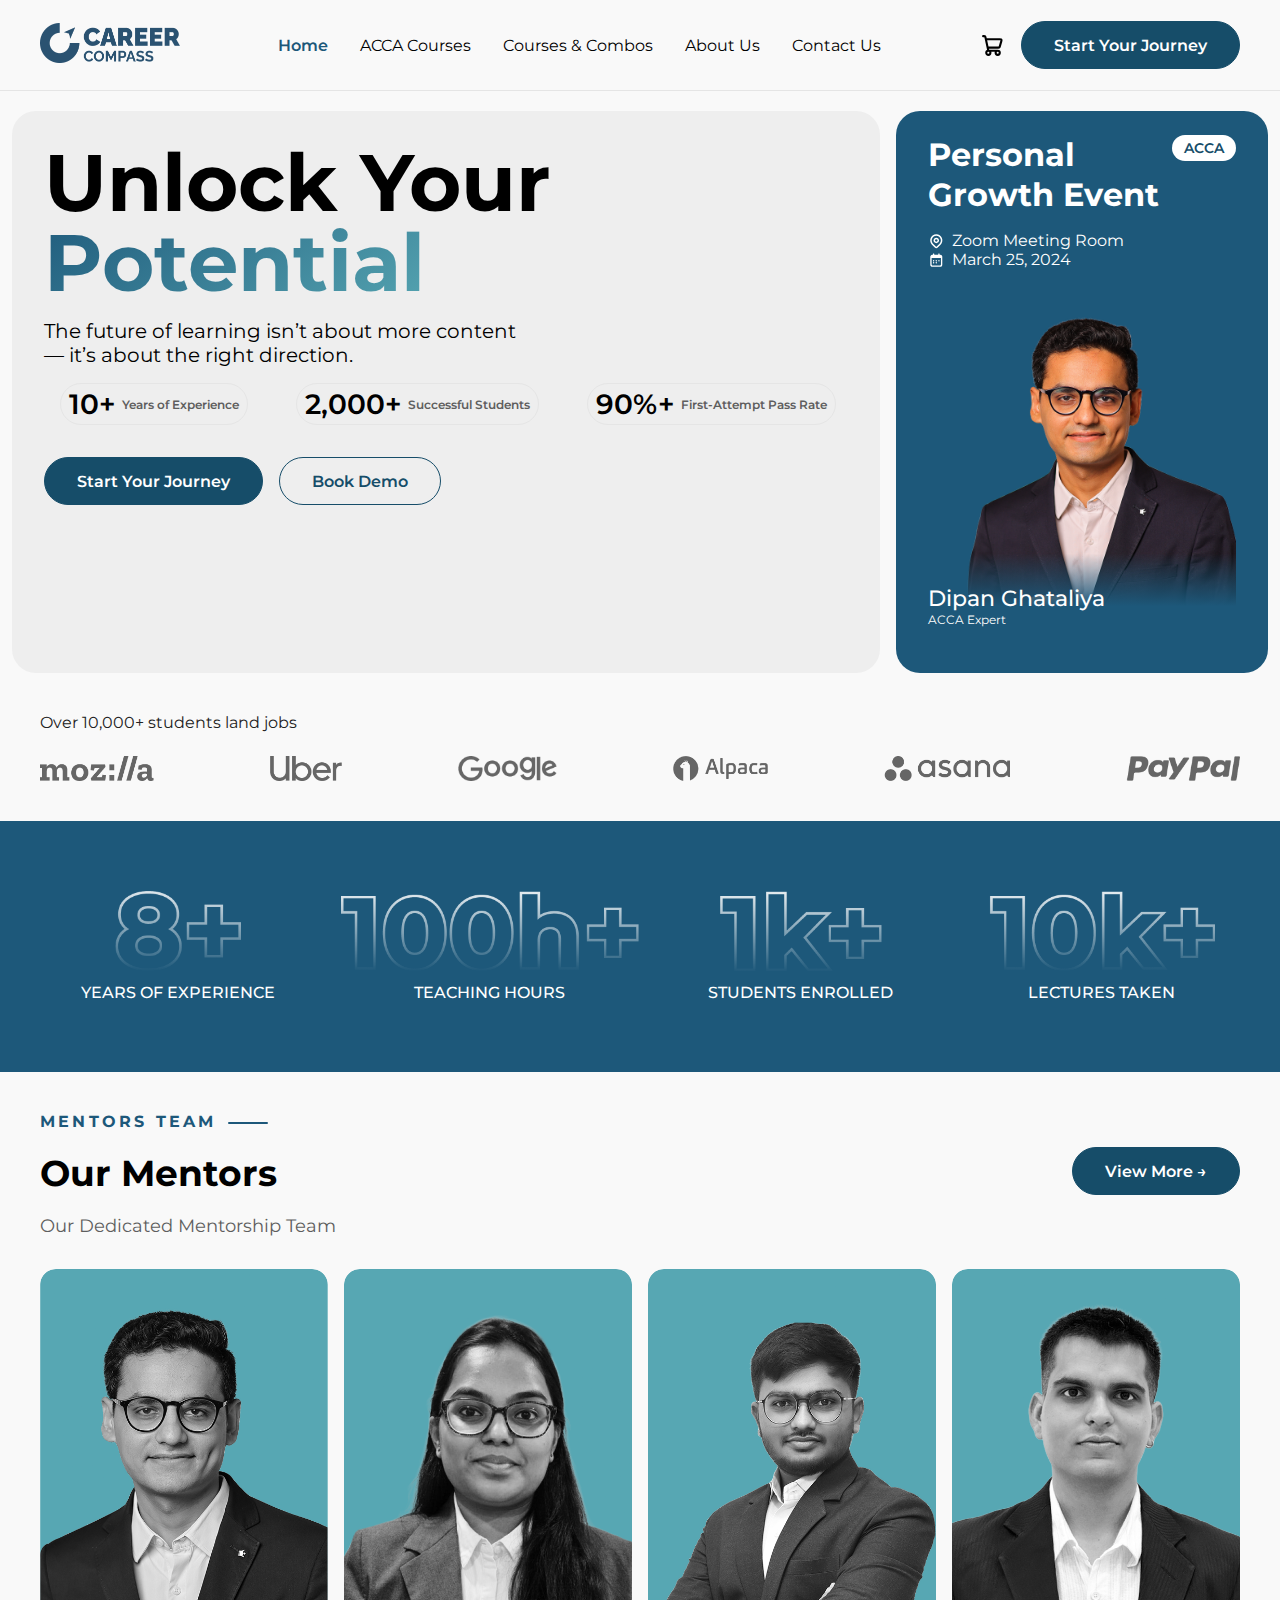
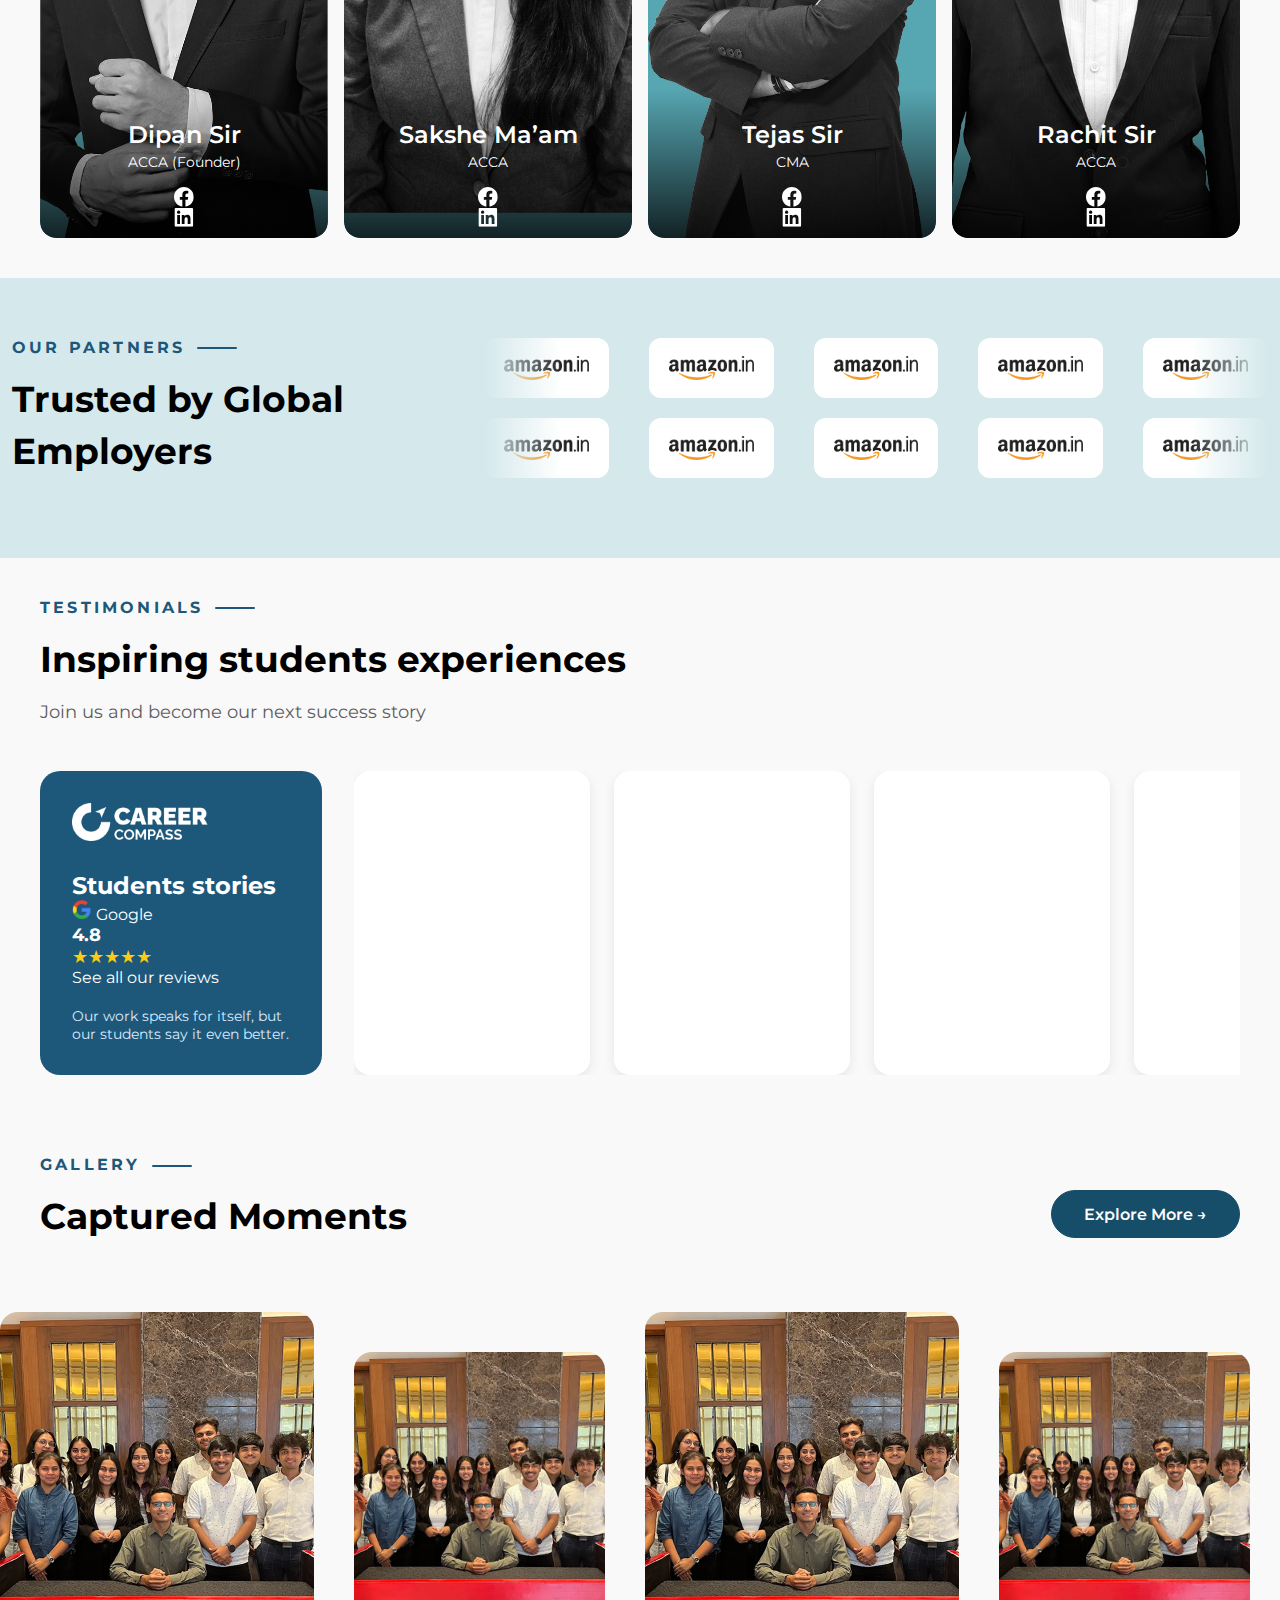
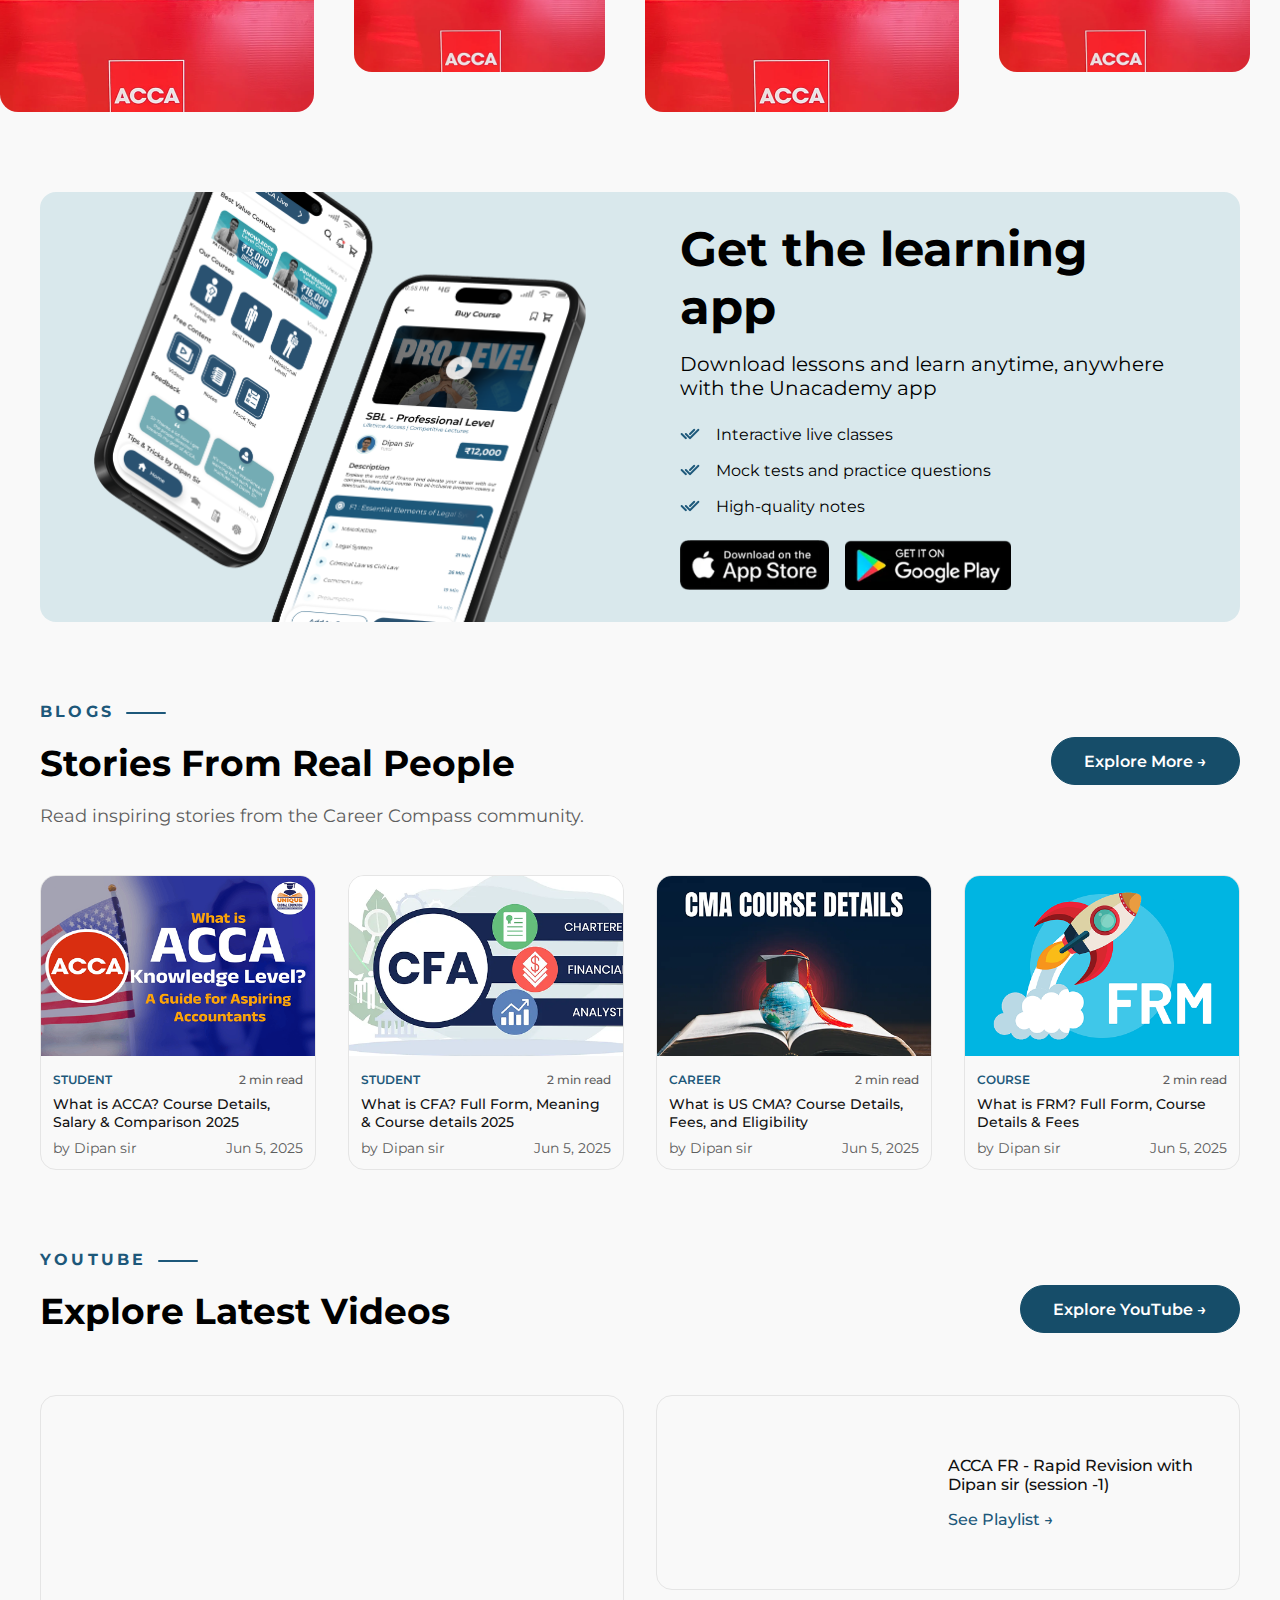
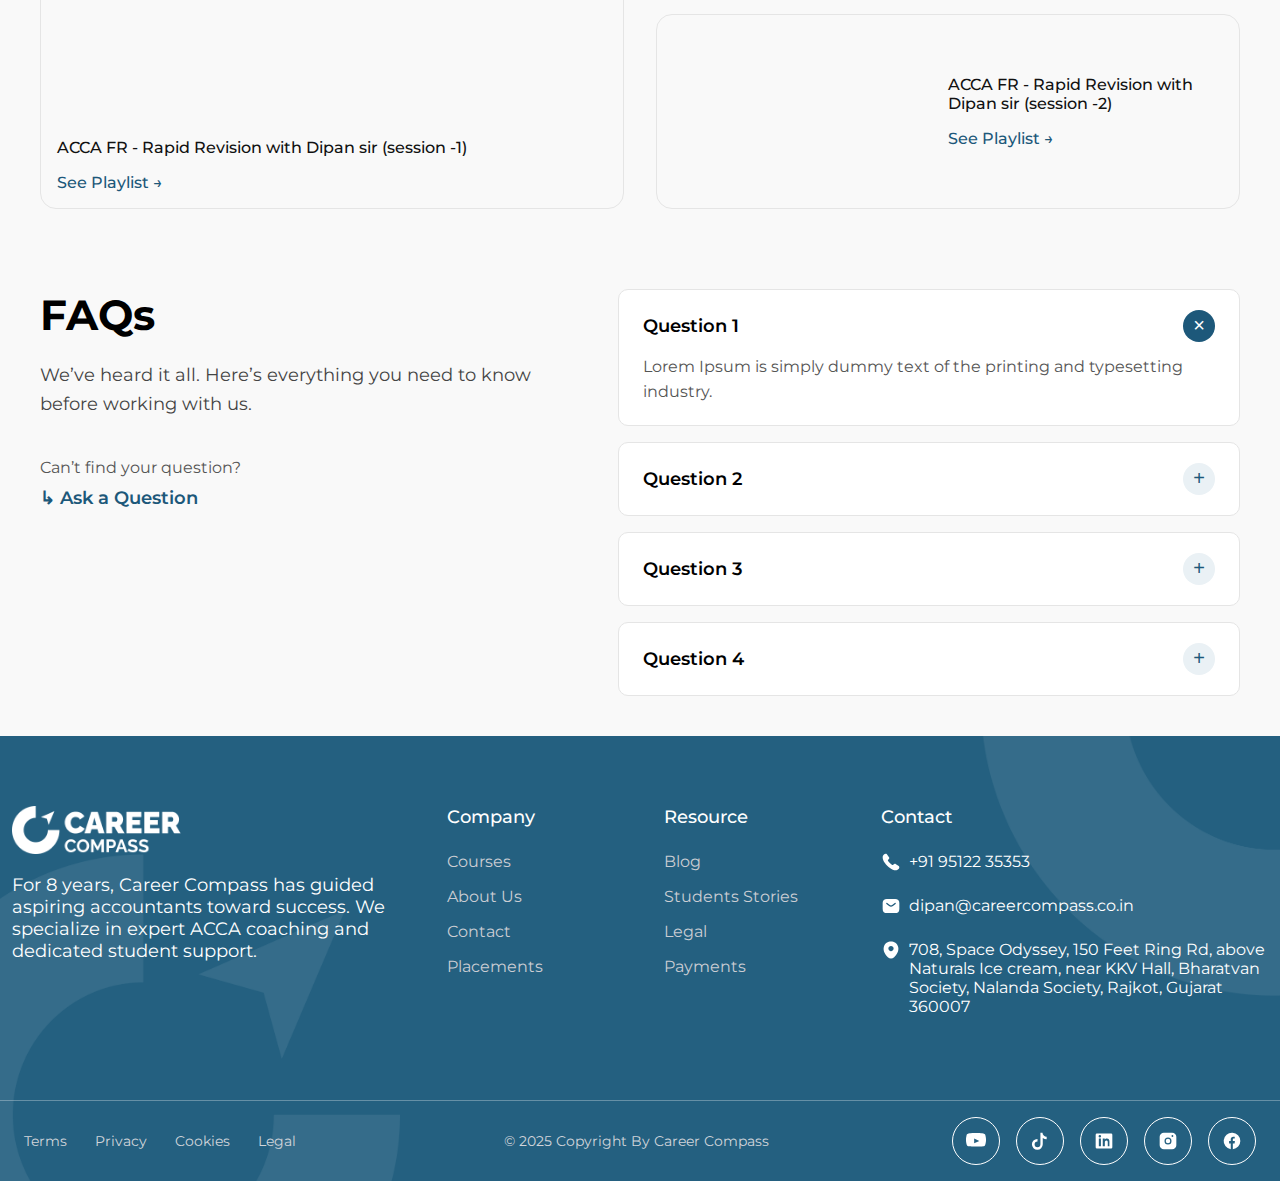
<file: index.html>
<!DOCTYPE html>
<html lang="en">
  <head>
    <meta charset="UTF-8" />
    <meta name="viewport" content="width=device-width, initial-scale=1.0" />
    <title>Career Compass</title>
    <link rel="icon" type="image/png" href="./assets/images/favicon.png" />

    <link rel="stylesheet" href="style.css" />

    <link rel="preconnect" href="https://fonts.googleapis.com" />
    <link rel="preconnect" href="https://fonts.gstatic.com" crossorigin />
    <link
      href="https://fonts.googleapis.com/css2?family=Montserrat:ital,wght@0,100..900;1,100..900&display=swap"
      rel="stylesheet"
    />
    <link
      rel="stylesheet"
      href="https://cdn.jsdelivr.net/npm/swiper@11/swiper-bundle.min.css"
    />
  </head>
  <body>
    <!-- Header -->
    <header class="header">
      <div class="header-container">
        <a href="index.html" title="Career Compass - Home">
          <img
            src="./assets/images/logo.png"
            alt="Career Compass Logo"
            class="logo"
          />
        </a>

        <nav id="navMenu" class="nav-menu" aria-label="Main Navigation">
          <a href="index.html" class="nav-link nav-link-active">Home</a>
          <a href="courses.html" class="nav-link">ACCA Courses</a>
          <a href="combos.html" class="nav-link">Courses & Combos</a>
          <a href="about.html" class="nav-link">About Us</a>
          <a href="contact.html" class="nav-link">Contact Us</a>
        </nav>

        <div class="header-right">
          <a href="cart.html" class="cart-icon">
            <svg
              width="25px"
              height="25px"
              viewBox="0 0 24 24"
              fill="none"
              xmlns="http://www.w3.org/2000/svg"
            >
              <path
                d="M17 17C15.8954 17 15 17.8954 15 19C15 20.1046 15.8954 21 17 21C18.1046 21 19 20.1046 19 19C19 17.8954 18.1046 17 17 17ZM17 17H9.29395C8.83288 17 8.60193 17 8.41211 16.918C8.24466 16.8456 8.09938 16.7291 7.99354 16.5805C7.8749 16.414 7.82719 16.1913 7.73274 15.7505L5.27148 4.26465C5.17484 3.81363 5.12587 3.58838 5.00586 3.41992C4.90002 3.27135 4.75477 3.15441 4.58732 3.08205C4.39746 3 4.16779 3 3.70653 3H3M6 6H18.8732C19.595 6 19.9555 6 20.1978 6.15036C20.41 6.28206 20.5653 6.48862 20.633 6.729C20.7104 7.00343 20.611 7.34996 20.411 8.04346L19.0264 12.8435C18.9068 13.2581 18.8469 13.465 18.7256 13.6189C18.6185 13.7547 18.4772 13.861 18.317 13.9263C18.1361 14 17.9211 14 17.4921 14H7.73047M8 21C6.89543 21 6 20.1046 6 19C6 17.8954 6.89543 17 8 17C9.10457 17 10 17.8954 10 19C10 20.1046 9.10457 21 8 21Z"
                stroke="#000000"
                stroke-width="2"
                stroke-linecap="round"
                stroke-linejoin="round"
              ></path>
            </svg>
          </a>

          <div class="auth-buttons">
            <a href="login.html" class="btn-primary">Start Your Journey</a>
          </div>

          <button id="menuToggle" class="menu-toggle" aria-label="Toggle Menu">
            <svg
              xmlns="http://www.w3.org/2000/svg"
              class="menu-icon"
              fill="none"
              viewBox="0 0 24 24"
              stroke="currentColor"
              stroke-width="2"
              stroke-linecap="round"
              stroke-linejoin="round"
            >
              <line x1="4" y1="6" x2="20" y2="6" />
              <line x1="4" y1="12" x2="20" y2="12" />
              <line x1="4" y1="18" x2="20" y2="18" />
            </svg>
          </button>
        </div>
      </div>

      <div id="mobileMenu" class="mobile-menu hidden">
        <a href="index.html" class="nav-link nav-link-active">Home</a>
        <a href="courses.html" class="nav-link">ACCA Courses</a>
        <a href="combos.html" class="nav-link">Courses & Combos</a>
        <a href="about.html" class="nav-link">About Us</a>
        <a href="contact.html" class="nav-link">Contact Us</a>
      </div>
    </header>

    <!-- Hero Section -->
    <section class="hero-section reveal delay-1">
      <div class="hero-left">
        <h1 class="section-heading-h1 text-reveal">
          Unlock Your <br /><span class="text-gradient">Potential</span>
        </h1>
        <div class="hero-subtitle">
          <p class="section-heading-h4 text-black text-reveal">
            The future of learning isn’t about more content
          </p>
          <p class="section-heading-h4 text-black text-reveal">
            — it’s about the right direction.
          </p>
        </div>

        <div class="hero-stats">
          <div class="stat-item flex-2">
            <p class="stat-number text-reveal">10+</p>
            <p class="stat-label text-reveal">Years of Experience</p>
          </div>
          <div class="stat-divider"></div>
          <div class="stat-item flex-2">
            <p class="stat-number text-reveal">2,000+</p>
            <p class="stat-label text-reveal">Successful Students</p>
          </div>
          <div class="stat-divider"></div>
          <div class="stat-item flex-1">
            <p class="stat-number text-reveal">90%+</p>
            <p class="stat-label text-reveal">First-Attempt Pass Rate</p>
          </div>
        </div>

        <div class="hero-buttons">
          <a href="login.html" class="btn-primary">Start Your Journey</a>

          <a href="start.html" class="btn-secondary">Book Demo</a>
        </div>
      </div>

      <div class="hero-right">
        <div class="hero-right-header">
          <h3 class="hero-right-title text-reveal">Personal<br />Growth Event</h3>
          <span class="hero-tag">ACCA</span>
        </div>

        <ul class="hero-list">
          <li class="hero-list-item">
            <svg class="hero-icon">
              <use href="./assets/images/svg/location.svg"></use>
            </svg>
            Zoom Meeting Room
          </li>
          <li class="hero-list-item">
            <svg class="hero-icon">
              <use href="./assets/images/svg/calendar.svg"></use>
            </svg>
            March 25, 2024
          </li>
        </ul>

        <div class="hero-image-container reveal delay-1">
          <img
            src="./assets/images/hero/tutor2.png"
            alt="Dipan Ghataliya"
            class="hero-image"
          />
          <div class="hero-image-overlay div-gradient">
            <p class="hero-name parallax text-reveal">Dipan Ghataliya</p>
            <p class="hero-role text-reveal">ACCA Expert</p>
          </div>
        </div>
      </div>
    </section>

    <!-- Company -->
    <section class="company-section reveal delay-2">
      <p class="company-title text-reveal">Over 10,000+ students land jobs</p>
      <div class="company-logos">
        <img
          src="./assets/images/company/mozilla.png"
          alt="mozilla"
          class="company-logo reveal delay-1"
        />
        <img
          src="./assets/images/company/uber.png"
          alt="uber"
          class="company-logo reveal delay-1"
        />
        <img
          src="./assets/images/company/google.png"
          alt="google"
          class="company-logo reveal delay-2"
        />
        <img
          src="./assets/images/company/alpaca.png"
          alt="alpaca"
          class="company-logo reveal delay-3"
        />
        <img
          src="./assets/images/company/asana.png"
          alt="asana"
          class="company-logo reveal delay-3"
        />
        <img
          src="./assets/images/company/paypal.png"
          alt="paypal"
          class="company-logo reveal delay-4"
        />
      </div>
    </section>

    <!-- Numbers -->
    <section class="numbers-section reveal delay-3">
      <div class="numbers-container">
        <div class="numbers-grid">
          <div class="numbers-item">
            <img src="./assets/images/numbers/8.png" class="numbers-icon" />
            <p class="numbers-text">Years of Experience</p>
          </div>
          <div class="numbers-item">
            <img src="./assets/images/numbers/100h.png" class="numbers-icon" />
            <p class="numbers-text">teaching hours</p>
          </div>
          <div class="numbers-item">
            <img src="./assets/images/numbers/1k.png" class="numbers-icon" />
            <p class="numbers-text">Students Enrolled</p>
          </div>
          <div class="numbers-item">
            <img src="./assets/images/numbers/10k.png" class="numbers-icon" />
            <p class="numbers-text">Lectures Taken</p>
          </div>
        </div>
      </div>
    </section>

    <!-- Mentors -->
    <section class="section-wrapper reveal delay-1">
      <div class="section-subtitle-wrapper">
        <h4 class="section-subtitle">Mentors Team</h4>
        <span class="subtitle-line"></span>
      </div>

      <div class="section-header">
        <div>
          <h2 class="section-title text-reveal">Our Mentors</h2>
          <p class="section-description text-reveal">
            Our Dedicated Mentorship Team
          </p>
        </div>
        <div>
          <a href="#" class="btn-primary">View More →</a>
        </div>
      </div>

      <div class="mentors-grid">
        <div class="mentor-card fade-up delay-1">
          <img src="./assets/images/mentor/dipan.png" alt="Dipan Ghataliya" />
          <div class="mentor-overlay">
            <div class="mentor-info">
              <p class="mentor-name text-reveal">Dipan Sir</p>
              <p class="mentor-role">ACCA (Founder)</p>
               <a href="index.html" class="mentor-icon">
                 <img src="./assets/images/svg/fb.svg"></img>
                <img src="./assets/images/svg/linkedin.svg"></img>
              </a>
            </div>
          </div>
        </div>

        <div class="mentor-card fade-up delay-2">
          <img src="./assets/images/mentor/sakshe.png" alt="Sakshe" />
          <div class="mentor-overlay">
            <div class="mentor-info">
              <p class="mentor-name text-reveal">Sakshe Ma’am</p>
              <p class="mentor-role">ACCA</p>
              <a href="index.html" class="mentor-icon">
                 <img src="./assets/images/svg/fb.svg"></img>
                <img src="./assets/images/svg/linkedin.svg"></img>
              </a>
            </div>
          </div>
        </div>

        <div class="mentor-card fade-up delay-3">
          <img src="./assets/images/mentor/tejas.png" alt="Harsh" />
          <div class="mentor-overlay">
            <div class="mentor-info">
              <p class="mentor-name text-reveal">Tejas Sir</p>
              <p class="mentor-role">CMA</p>
               <a href="index.html" class="mentor-icon">
                 <img src="./assets/images/svg/fb.svg"></img>
                <img src="./assets/images/svg/linkedin.svg"></img>
              </a>
            </div>
          </div>
        </div>

        <div class="mentor-card fade-up delay-4">
          <img src="./assets/images/mentor/rachit.png" alt="Rachit" />
          <div class="mentor-overlay">
            <div class="mentor-info">
              <p class="mentor-name text-reveal">Rachit Sir</p>
              <p class="mentor-role">ACCA</p>
              <a href="index.html" class="mentor-icon">
                 <img src="./assets/images/svg/fb.svg"></img>
                <img src="./assets/images/svg/linkedin.svg"></img>
              </a>
            </div>
          </div>
        </div>
      </div>
    </section>

    <!-- Partners -->
    <section class="partners-section reveal delay-4">
      <div class="partners-container">
        <div class="partners-left">
          <div class="section-subtitle-wrapper">
            <h4 class="section-subtitle text-reveal">OUR PARTNERS</h4>
            <span class="subtitle-line"></span>
          </div>
          <div class="section-header">
            <h2 class="section-title text-reveal">Trusted by Global Employers</h2>
          </div>
        </div>

        <div class="partners-right">
          <div class="marquee-wrapper">
            <div class="marquee marquee-left">
              <div class="marquee-track">
                <div class="marquee-partner-card">
                  <img src="./assets/images/partners/amazon.png" alt="Amazon" />
                </div>
                <div class="marquee-partner-card">
                  <img src="./assets/images/partners/amazon.png" alt="Amazon" />
                </div>
                <div class="marquee-partner-card">
                  <img src="./assets/images/partners/amazon.png" alt="Amazon" />
                </div>
                <div class="marquee-partner-card">
                  <img src="./assets/images/partners/amazon.png" alt="Amazon" />
                </div>
                <div class="marquee-partner-card">
                  <img src="./assets/images/partners/amazon.png" alt="Amazon" />
                </div>
              </div>
            </div>

            <div class="marquee marquee-right">
              <div class="marquee-track">
                <div class="marquee-partner-card">
                  <img src="./assets/images/partners/amazon.png" alt="Amazon" />
                </div>
                <div class="marquee-partner-card">
                  <img src="./assets/images/partners/amazon.png" alt="Amazon" />
                </div>
                <div class="marquee-partner-card">
                  <img src="./assets/images/partners/amazon.png" alt="Amazon" />
                </div>
                <div class="marquee-partner-card">
                  <img src="./assets/images/partners/amazon.png" alt="Amazon" />
                </div>
                <div class="marquee-partner-card">
                  <img src="./assets/images/partners/amazon.png" alt="Amazon" />
                </div>
              </div>
            </div>
          </div>
        </div>
      </div>
    </section>

    <!-- Testimonials -->
    <section class="section-wrapper reveal delay-4">
      <div class="section-subtitle-wrapper">
        <h4 class="section-subtitle text-reveal">TESTIMONIALS</h4>
        <span class="subtitle-line"></span>
      </div>

      <div class="section-header">
        <div>
          <h2 class="section-title text-reveal">Inspiring students experiences</h2>
          <p class="section-description text-reveal">
            Join us and become our next success story
          </p>
        </div>
      </div>

      <div class="testimonial-wrapper">
        <div class="info-card">
          <div class="info-content">
            <img
              src="./assets/images/logo-white.png"
              alt="Career Compass"
              class="career-logo"
            />
            <h3 class="text-reveal">Students stories</h3>
            <div>
              <div>
                <img
                  src="./assets/images/google.png"
                  alt="Google"
                  class="google-icon"
                />
                <span>Google</span>
              </div>
              <div>
                <span class="score">4.8</span>
                <span class="stars">★★★★★</span>
              </div>
              <div>
                <p>See all our reviews</p>
              </div>
            </div>
            <div>
              <p class="info-text text-reveal">
                Our work speaks for itself, but our students say it even better.
              </p>
            </div>
          </div>
        </div>

        <!-- Swiper Carousel -->
        <div class="swiper mySwiper">
          <div class="swiper-wrapper">
            <div class="swiper-slide">
              <div class="testimonial-card">
                <iframe
                  class="youtube-iframe"
                  src="https://www.youtube.com/embed/neZwUtlSZZ4?autoplay=0&mute=0&modestbranding=1&rel=0"
                  title="YouTube Shorts"
                  frameborder="0"
                  allow="accelerometer; autoplay; clipboard-write; encrypted-media; gyroscope; picture-in-picture"
                  allowfullscreen
                ></iframe>
              </div>
            </div>
            <div class="swiper-slide">
              <div class="testimonial-card">
                <iframe
                  class="youtube-iframe"
                  src="https://www.youtube.com/embed/neZwUtlSZZ4?autoplay=0&mute=0&modestbranding=1&rel=0"
                  title="YouTube Shorts"
                  frameborder="0"
                  allow="accelerometer; autoplay; clipboard-write; encrypted-media; gyroscope; picture-in-picture"
                  allowfullscreen
                ></iframe>
              </div>
            </div>
            <div class="swiper-slide">
              <div class="testimonial-card">
                <iframe
                  class="youtube-iframe"
                  src="https://www.youtube.com/embed/neZwUtlSZZ4?autoplay=0&mute=0&modestbranding=1&rel=0"
                  title="YouTube Shorts"
                  frameborder="0"
                  allow="accelerometer; autoplay; clipboard-write; encrypted-media; gyroscope; picture-in-picture"
                  allowfullscreen
                ></iframe>
              </div>
            </div>
            <div class="swiper-slide">
              <div class="testimonial-card">
                <iframe
                  class="youtube-iframe"
                  src="https://www.youtube.com/embed/neZwUtlSZZ4?autoplay=0&mute=0&modestbranding=1&rel=0"
                  title="YouTube Shorts"
                  frameborder="0"
                  allow="accelerometer; autoplay; clipboard-write; encrypted-media; gyroscope; picture-in-picture"
                  allowfullscreen
                ></iframe>
              </div>
            </div>
          </div>
        </div>
      </div>
    </section>

    <!-- Gallery -->
    <section class="reveal delay-4">
      <div class="section-wrapper">
        <div class="section-subtitle-wrapper">
          <h4 class="section-subtitle text-reveal">GALLERY</h4>
          <span class="subtitle-line"></span>
        </div>

        <div class="section-header">
          <div>
            <h2 class="section-title text-reveal">Captured Moments</h2>
          </div>
          <div>
            <a href="#" class="btn-primary">Explore More →</a>
          </div>
        </div>
      </div>

      <div class="gallery-slider">
        <div class="slider-track">
          <div class="slide large">
            <img src="./assets/images/gallery/image1.png" alt="" />
          </div>

          <div class="slide small">
            <img src="./assets/images/gallery/image1.png" alt="" />
          </div>

          <div class="slide large">
            <img src="./assets/images/gallery/image1.png" alt="" />
          </div>

          <div class="slide small">
            <img src="./assets/images/gallery/image1.png" alt="" />
          </div>

          <div class="slide large">
            <img src="./assets/images/gallery/image1.png" alt="" />
          </div>

          <div class="slide small">
            <img src="./assets/images/gallery/image1.png" alt="" />
          </div>

          <div class="slide large">
            <img src="./assets/images/gallery/image1.png" alt="" />
          </div>

          <div class="slide small">
            <img src="./assets/images/gallery/image1.png" alt="" />
          </div>

          <div class="slide large">
            <img src="./assets/images/gallery/image1.png" alt="" />
          </div>

          <div class="slide small">
            <img src="./assets/images/gallery/image1.png" alt="" />
          </div>

          <div class="slide large">
            <img src="./assets/images/gallery/image1.png" alt="" />
          </div>

          <div class="slide small">
            <img src="./assets/images/gallery/image1.png" alt="" />
          </div>

          <div class="slide large">
            <img src="./assets/images/gallery/image1.png" alt="" />
          </div>

          <div class="slide small">
            <img src="./assets/images/gallery/image1.png" alt="" />
          </div>

          <div class="slide large">
            <img src="./assets/images/gallery/image1.png" alt="" />
          </div>

          <div class="slide small">
            <img src="./assets/images/gallery/image1.png" alt="" />
          </div>
        </div>
      </div>
    </section>

    <!-- Mobile App -->
    <section class="section-wrapper reveal delay-4">
      <div class="app-section">
        <div class="app-image">
          <img src="./assets/images/app/app.png" alt="Unacademy app preview" />
        </div>

        <div class="app-content">
          <h2>Get the learning app</h2>
          <p class="text-reveal">
            Download lessons and learn anytime, anywhere with the Unacademy app
          </p>

          <ul class="app-features">
            <li>
              <img
                src="./assets/images/list.png"
                alt="Download on App Store"
                class="list-icon"
              />
              Interactive live classes
            </li>
            <li>
              <img
                src="./assets/images/list.png"
                alt="Download on App Store"
                class="list-icon"
              />Mock tests and practice questions
            </li>
            <li>
              <img
                src="./assets/images/list.png"
                alt="Download on App Store"
                class="list-icon"
              />High-quality notes
            </li>
          </ul>

          <div class="app-buttons">
            <a href="#" class="store-btn">
              <img
                src="./assets/images/app/app_store.png"
                alt="Download on App Store"
              />
            </a>
            <a href="#" class="store-btn">
              <img
                src="./assets/images/app/play_store.png"
                alt="Get it on Google Play"
              />
            </a>
          </div>
        </div>
      </div>
    </section>

    <!-- Blogs -->
    <section class="section-wrapper reveal delay-2">
      <div class="section-subtitle-wrapper">
        <h4 class="section-subtitle text-reveal">BLOGS</h4>
        <span class="subtitle-line"></span>
      </div>

      <div class="section-header">
        <div>
          <h2 class="section-title text-reveal">Stories From Real People</h2>
          <p class="section-description text-reveal">
            Read inspiring stories from the Career Compass community.
          </p>
        </div>
        <div>
          <a href="#" class="btn-primary">Explore More →</a>
        </div>
      </div>

      <div class="blog-grid">
        <div class="blog-card">
          <img src="./assets/images/blog/blog1.png" class="blog-image" />
          <div class="blog-content">
            <div class="blog-meta">
              <p class="blog-category text-reveal">STUDENT</p>
              <p class="blog-time text-reveal">2 min read</p>
            </div>
            <p class="blog-text text-reveal">
              What is ACCA? Course Details, Salary & Comparison 2025
            </p>
            <div class="blog-footer">
              <p class="blog-author text-reveal">by Dipan sir</p>
              <p class="blog-date">Jun 5, 2025</p>
            </div>
          </div>
        </div>

        <div class="blog-card">
          <img src="./assets/images/blog/blog2.png" class="blog-image" />
          <div class="blog-content">
            <div class="blog-meta">
              <p class="blog-category">STUDENT</p>
              <p class="blog-time">2 min read</p>
            </div>
            <p class="blog-text text-reveal">
              What is CFA? Full Form, Meaning & Course details 2025
            </p>
            <div class="blog-footer text-reveal">
              <p class="blog-author">by Dipan sir</p>
              <p class="blog-date">Jun 5, 2025</p>
            </div>
          </div>
        </div>

        <div class="blog-card">
          <img src="./assets/images/blog/blog3.png" class="blog-image" />
          <div class="blog-content">
            <div class="blog-meta">
              <p class="blog-category text-reveal">Career</p>
              <p class="blog-time text-reveal">2 min read</p>
            </div>
            <p class="blog-text text-reveal">
              What is US CMA? Course Details, Fees, and Eligibility
            </p>
            <div class="blog-footer">
              <p class="blog-author text-reveal">by Dipan sir</p>
              <p class="blog-date text-reveal">Jun 5, 2025</p>
            </div>
          </div>
        </div>

        <div class="blog-card">
          <img src="./assets/images/blog/blog4.png" class="blog-image" />
          <div class="blog-content">
            <div class="blog-meta">
              <p class="blog-category text-reveal">Course</p>
              <p class="blog-time text-reveal">2 min read</p>
            </div>
            <p class="blog-text text-reveal">
              What is FRM? Full Form, Course Details & Fees
            </p>
            <div class="blog-footer">
              <p class="blog-author text-reveal">by Dipan sir</p>
              <p class="blog-date text-reveal">Jun 5, 2025</p>
            </div>
          </div>
        </div>
      </div>
    </section>

    <!-- Youtube -->
    <section class="section-wrapper reveal delay-4">
      <div class="section-subtitle-wrapper">
        <h4 class="section-subtitle text-reveal">YOUTUBE</h4>
        <span class="subtitle-line"></span>
      </div>
      <div class="section-header">
        <div>
          <h2 class="section-title text-reveal">Explore Latest Videos</h2>
        </div>
        <div>
          <a href="#" class="btn-primary">Explore YouTube →</a>
        </div>
      </div>
      <div class="youtube-grid">
        <div class="youtube-left">
          <div class="youtube-card">
            <iframe
              class="youtube-iframe"
              src="https://www.youtube.com/embed/j2JXwvrDU8E?rel=0&modestbranding=1&controls=1"
              title="YouTube video player"
              frameborder="0"
              allow="accelerometer; autoplay; clipboard-write; encrypted-media; gyroscope; picture-in-picture; web-share"
              allowfullscreen
            ></iframe>
            <div class="youtube-info">
              <p class="youtube-text text-reveal">
                ACCA FR - Rapid Revision with Dipan sir (session -1)
              </p>
              <p class="youtube-link text-reveal">See Playlist →</p>
            </div>
          </div>
        </div>

        <div class="youtube-right">
          <div class="youtube-box">
            <div class="youtube-video">
              <iframe
                class="youtube-iframe"
                src="https://www.youtube.com/embed/j2JXwvrDU8E?rel=0&modestbranding=1&controls=1"
                title="YouTube video player"
                frameborder="0"
                allow="accelerometer; autoplay; clipboard-write; encrypted-media; gyroscope; picture-in-picture; web-share"
                allowfullscreen
              ></iframe>
            </div>
            <div class="youtube-desc">
              <p class="youtube-text text-reveal">
                ACCA FR - Rapid Revision with Dipan sir (session -1)
              </p>
              <a href="#" class="youtube-link">See Playlist →</a>
            </div>
          </div>

          <div class="youtube-box">
            <div class="youtube-video">
              <iframe
                class="youtube-iframe"
                src="https://www.youtube.com/embed/j2JXwvrDU8E?rel=0&modestbranding=1&controls=1"
                title="YouTube video player"
                frameborder="0"
                allow="accelerometer; autoplay; clipboard-write; encrypted-media; gyroscope; picture-in-picture; web-share"
                allowfullscreen
              ></iframe>
            </div>
            <div class="youtube-desc">
              <p class="youtube-text text-reveal">
                ACCA FR - Rapid Revision with Dipan sir (session -2)
              </p>
              <a href="#" class="youtube-link">See Playlist →</a>
            </div>
          </div>
        </div>
      </div>
    </section>

    <!-- FAQ -->
    <section class="section-wrapper reveal delay-4">
      <div class="faq-container">
        <div class="faq-left">
          <h2 class="faq-title text-reveal">FAQs</h2>
          <p class="faq-desc text-reveal">
            We’ve heard it all. Here’s everything you need to know before
            working with us.
          </p>

          <div class="ask-question">
            <p class="text-reveal">Can’t find your question?</p>
            <a href="#" class="ask-link text-reveal">↳ Ask a Question</a>
          </div>
        </div>

        <div class="faq-right">
          <div class="faq-item active">
            <div class="faq-header">
              <h3 >Question 1</h3>
              <button class="toggle-btn">×</button>
            </div>
            <div class="faq-body">
              <p>
                Lorem Ipsum is simply dummy text of the printing and typesetting
                industry.
              </p>
            </div>
          </div>

          <div class="faq-item">
            <div class="faq-header">
              <h3>Question 2</h3>
              <button class="toggle-btn">+</button>
            </div>
            <div class="faq-body">
              <p>
                Lorem Ipsum is simply dummy text of the printing and typesetting
                industry.
              </p>
            </div>
          </div>

          <div class="faq-item">
            <div class="faq-header">
              <h3>Question 3</h3>
              <button class="toggle-btn">+</button>
            </div>
            <div class="faq-body">
              <p>
                Lorem Ipsum is simply dummy text of the printing and typesetting
                industry.
              </p>
            </div>
          </div>

          <div class="faq-item">
            <div class="faq-header">
              <h3>Question 4</h3>
              <button class="toggle-btn">+</button>
            </div>
            <div class="faq-body">
              <p>
                Lorem Ipsum is simply dummy text of the printing and typesetting
                industry.
              </p>
            </div>
          </div>
        </div>
      </div>
    </section>

    <!-- Footer -->
    <footer class="footer">
      <!-- Background decorative images -->
      <img
        src="./assets/images/footer/vector1.png"
        alt=""
        class="footer-vector footer-vector-left"
      />
      <img
        src="./assets/images/footer/vector2.png"
        alt=""
        class="footer-vector footer-vector-right"
      />

      <div class="footer-container">
        <div class="footer-col-1">
          <img
            src="./assets/images/logo-white.png"
            alt="Career Compass Logo"
            class="footer-logo"
          />
          <p class="footer-text">
            For 8 years, Career Compass has guided aspiring accountants toward
            success. We specialize in expert ACCA coaching and dedicated student
            support.
          </p>
        </div>

        <div class="footer-col-2">
          <h3 class="footer-heading">Company</h3>
          <ul class="footer-links">
            <li><a href="#">Courses</a></li>
            <li><a href="#">About Us</a></li>
            <li><a href="#">Contact</a></li>
            <li><a href="#">Placements</a></li>
          </ul>
        </div>

        <div class="footer-col-3">
          <h3 class="footer-heading">Resource</h3>
          <ul class="footer-links">
            <li><a href="#">Blog</a></li>
            <li><a href="#">Students Stories</a></li>
            <li><a href="#">Legal</a></li>
            <li><a href="#">Payments</a></li>
          </ul>
        </div>

        <div class="footer-col-4">
          <h3 class="footer-heading">Contact</h3>
          <ul class="footer-contact">
            <li>
              <img src="./assets/images/footer/call.svg" alt="phone" />
              <span>+91 95122 35353</span>
            </li>
            <li>
              <img src="./assets/images/footer/sms.svg" alt="email" />
              <span>dipan@careercompass.co.in</span>
            </li>
            <li>
              <img src="./assets/images/footer/location.svg" alt="address" />
              <span>
                708, Space Odyssey, 150 Feet Ring Rd, above Naturals Ice cream,
                near KKV Hall, Bharatvan Society, Nalanda Society, Rajkot,
                Gujarat 360007
              </span>
            </li>
          </ul>
        </div>
      </div>

      <!-- Bottom Bar -->
      <div class="footer-bottom">
        <div class="footer-bottom-container">
          <div class="footer-bottom-links">
            <a href="#">Terms</a>
            <a href="#">Privacy</a>
            <a href="#">Cookies</a>
            <a href="#">Legal</a>
          </div>
          <p class="footer-copy">© 2025 Copyright By Career Compass</p>
          <div class="footer-socials">
            <!-- YouTube -->
            <a href="#" class="footer-icon">
              <svg xmlns="http://www.w3.org/2000/svg" viewBox="0 0 24 24">
                <path
                  d="M23.5 6.2s-.2-1.6-.8-2.3c-.8-.9-1.7-.9-2.1-1C17.6 2.5 12 2.5 12 2.5h-.1s-5.6 0-8.6.4c-.4.1-1.3.1-2.1 1C.7 4.6.5 6.2.5 6.2S0 8 0 9.8v1.6c0 1.8.5 3.6.5 3.6s.2 1.6.8 2.3c.8.9 1.9.9 2.4 1 1.7.2 7.2.4 8.3.4s8.6 0 8.6-.4c.4-.1 1.3-.1 2.1-1 .6-.7.8-2.3.8-2.3s.5-1.8.5-3.6V9.8c0-1.8-.5-3.6-.5-3.6zM9.8 14.8V8.9l6.2 3-6.2 2.9z"
                />
              </svg>
            </a>

            <!-- TikTok -->
            <a href="#" class="footer-icon">
              <svg xmlns="http://www.w3.org/2000/svg" viewBox="0 0 24 24">
                <path
                  d="M12 2h3a5 5 0 005 5v3c-1.7 0-3.3-.5-4.7-1.5v7.5a6.5 6.5 0 11-6.5-6.5h.2v3a3.5 3.5 0 103.5 3.5V2z"
                />
              </svg>
            </a>

            <!-- LinkedIn -->
            <a href="#" class="footer-icon">
              <svg xmlns="http://www.w3.org/2000/svg" viewBox="0 0 24 24">
                <path
                  d="M20.5 3h-17A1.5 1.5 0 002 4.5v15A1.5 1.5 0 003.5 21h17a1.5 1.5 0 001.5-1.5v-15A1.5 1.5 0 0020.5 3zM8.3 18.4H5.8V9h2.5v9.4zM7 7.7a1.5 1.5 0 110-3 1.5 1.5 0 010 3zm12 10.7h-2.5v-4.6c0-1.1 0-2.5-1.6-2.5s-1.9 1.2-1.9 2.4v4.7h-2.5V9h2.4v1.3h.1c.3-.6 1.2-1.3 2.4-1.3 2.6 0 3.1 1.7 3.1 4v5.4z"
                />
              </svg>
            </a>

            <!-- Instagram -->
            <a href="#" class="footer-icon">
              <svg xmlns="http://www.w3.org/2000/svg" viewBox="0 0 24 24">
                <path
                  d="M7 2h10a5 5 0 015 5v10a5 5 0 01-5 5H7a5 5 0 01-5-5V7a5 5 0 015-5zm5 5.8a4.2 4.2 0 100 8.4 4.2 4.2 0 000-8.4zm0 6.9a2.7 2.7 0 110-5.4 2.7 2.7 0 010 5.4zm5.3-7.6a1.1 1.1 0 100-2.2 1.1 1.1 0 000 2.2z"
                />
              </svg>
            </a>

            <!-- Facebook -->
            <a href="#" class="footer-icon">
              <svg xmlns="http://www.w3.org/2000/svg" viewBox="0 0 24 24">
                <path
                  d="M22 12a10 10 0 10-11.5 9.9v-7h-2v-3h2v-2c0-2 1.2-3.1 3-3.1.9 0 1.8.2 1.8.2v2h-1c-1 0-1.3.6-1.3 1.2v1.7h2.5l-.4 3h-2.1v7A10 10 0 0022 12z"
                />
              </svg>
            </a>
          </div>
        </div>
      </div>
    </footer>

    <script src="script.js"></script>
    <script src="https://cdn.jsdelivr.net/npm/swiper@11/swiper-bundle.min.js"></script>
    <script>
      var swiper = new Swiper(".mySwiper", {
        slidesPerView: 3,
        spaceBetween: 24,
        loop: true,
        autoplay: { delay: 3000 },
        breakpoints: {
          0: { slidesPerView: 1 },
          768: { slidesPerView: 2 },
          1024: { slidesPerView: 3.5 },
        },
      });
    </script>

    <script>
      const items = document.querySelectorAll(".faq-item");

      items.forEach((item) => {
        const button = item.querySelector(".toggle-btn");

        button.addEventListener("click", () => {
          const isActive = item.classList.contains("active");

          // close all
          items.forEach((i) => {
            i.classList.remove("active");
            i.querySelector(".toggle-btn").textContent = "+";
          });

          // open the clicked one
          if (!isActive) {
            item.classList.add("active");
            button.textContent = "×";
          }
        });
      });
    </script>
    <script src="./assets/js/main.js"></script>
  </body>
</html>
</file>
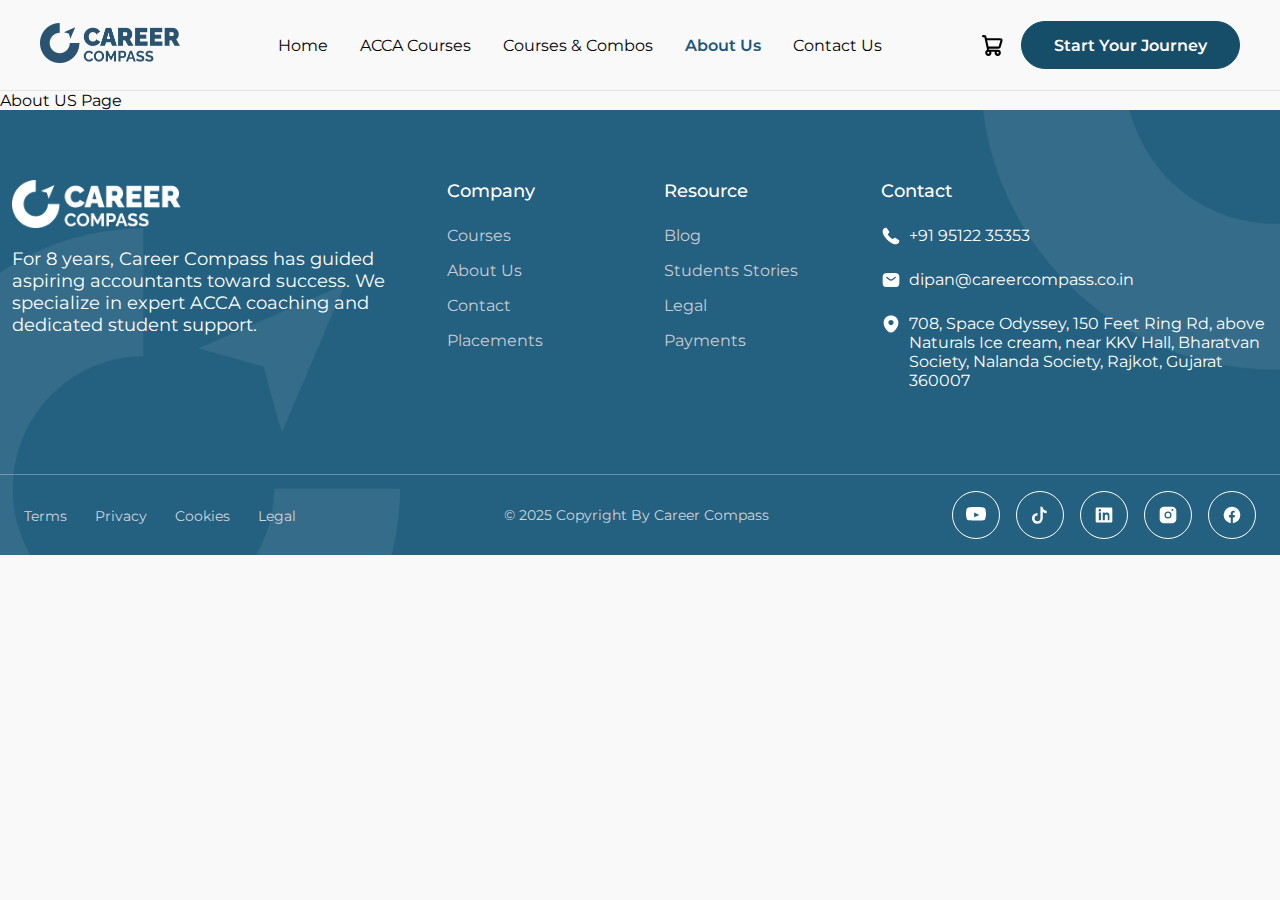
<file: about.html>
<!DOCTYPE html>
<html lang="en">
  <head>
    <meta charset="UTF-8" />
    <meta name="viewport" content="width=device-width, initial-scale=1.0" />
    <title>Career Compass</title>
    <link rel="icon" type="image/png" href="./assets/images/favicon.png" />

    <link rel="stylesheet" href="style.css" />
    <link rel="preconnect" href="https://fonts.googleapis.com" />
    <link rel="preconnect" href="https://fonts.gstatic.com" crossorigin />
    <link
      href="https://fonts.googleapis.com/css2?family=Montserrat:ital,wght@0,100..900;1,100..900&display=swap"
      rel="stylesheet"
    />
    <link
      rel="stylesheet"
      href="https://cdn.jsdelivr.net/npm/swiper@11/swiper-bundle.min.css"
    />
  </head>
  <body>
    <!-- Header -->
    <header class="header">
      <div class="header-container">
        <a href="index.html" title="Career Compass - Home">
          <img
            src="./assets/images/logo.png"
            alt="Career Compass Logo"
            class="logo"
          />
        </a>

        <nav id="navMenu" class="nav-menu" aria-label="Main Navigation">
          <a href="index.html" class="nav-link">Home</a>
          <a href="courses.html" class="nav-link">ACCA Courses</a>
          <a href="combos.html" class="nav-link">Courses & Combos</a>
          <a href="about.html" class="nav-link nav-link-active">About Us</a>
          <a href="contact.html" class="nav-link">Contact Us</a>
        </nav>

        <div class="header-right">
          <div class="cart-icon">
            <svg
              width="25px"
              height="25px"
              viewBox="0 0 24 24"
              fill="none"
              xmlns="http://www.w3.org/2000/svg"
            >
              <path
                d="M17 17C15.8954 17 15 17.8954 15 19C15 20.1046 15.8954 21 17 21C18.1046 21 19 20.1046 19 19C19 17.8954 18.1046 17 17 17ZM17 17H9.29395C8.83288 17 8.60193 17 8.41211 16.918C8.24466 16.8456 8.09938 16.7291 7.99354 16.5805C7.8749 16.414 7.82719 16.1913 7.73274 15.7505L5.27148 4.26465C5.17484 3.81363 5.12587 3.58838 5.00586 3.41992C4.90002 3.27135 4.75477 3.15441 4.58732 3.08205C4.39746 3 4.16779 3 3.70653 3H3M6 6H18.8732C19.595 6 19.9555 6 20.1978 6.15036C20.41 6.28206 20.5653 6.48862 20.633 6.729C20.7104 7.00343 20.611 7.34996 20.411 8.04346L19.0264 12.8435C18.9068 13.2581 18.8469 13.465 18.7256 13.6189C18.6185 13.7547 18.4772 13.861 18.317 13.9263C18.1361 14 17.9211 14 17.4921 14H7.73047M8 21C6.89543 21 6 20.1046 6 19C6 17.8954 6.89543 17 8 17C9.10457 17 10 17.8954 10 19C10 20.1046 9.10457 21 8 21Z"
                stroke="#000000"
                stroke-width="2"
                stroke-linecap="round"
                stroke-linejoin="round"
              ></path>
            </svg>
          </div>

          <div class="auth-buttons">
           <a href="login.html" class="btn-primary">Start Your Journey</a>

          </div>

          <button id="menuToggle" class="menu-toggle" aria-label="Toggle Menu">
            <svg
              xmlns="http://www.w3.org/2000/svg"
              class="menu-icon"
              fill="none"
              viewBox="0 0 24 24"
              stroke="currentColor"
              stroke-width="2"
              stroke-linecap="round"
              stroke-linejoin="round"
            >
              <line x1="4" y1="6" x2="20" y2="6" />
              <line x1="4" y1="12" x2="20" y2="12" />
              <line x1="4" y1="18" x2="20" y2="18" />
            </svg>
          </button>
        </div>
      </div>

      <div id="mobileMenu" class="mobile-menu hidden">
        <a href="index.html" class="nav-link">Home</a>
        <a href="courses.html" class="nav-link">ACCA Courses</a>
        <a href="combos.html" class="nav-link">Courses & Combos</a>
        <a href="about.html" class="nav-link nav-link-active">About Us</a>
        <a href="contact.html" class="nav-link">Contact Us</a>
      </div>
    </header>

    <div>About US Page</div>

    <!-- Footer -->
    <footer class="footer">
      <!-- Background decorative images -->
      <img
        src="../assets/images/footer/vector1.png"
        alt=""
        class="footer-vector footer-vector-left"
      />
      <img
        src="../assets/images/footer/vector2.png"
        alt=""
        class="footer-vector footer-vector-right"
      />

      <div class="footer-container">
        <div class="footer-col-1">
          <img
            src="../assets/images/logo-white.png"
            alt="Career Compass Logo"
            class="footer-logo"
          />
          <p class="footer-text">
            For 8 years, Career Compass has guided aspiring accountants toward
            success. We specialize in expert ACCA coaching and dedicated student
            support.
          </p>
        </div>

        <div class="footer-col-2">
          <h3 class="footer-heading">Company</h3>
          <ul class="footer-links">
            <li><a href="#">Courses</a></li>
            <li><a href="#">About Us</a></li>
            <li><a href="#">Contact</a></li>
            <li><a href="#">Placements</a></li>
          </ul>
        </div>

        <div class="footer-col-3">
          <h3 class="footer-heading">Resource</h3>
          <ul class="footer-links">
            <li><a href="#">Blog</a></li>
            <li><a href="#">Students Stories</a></li>
            <li><a href="#">Legal</a></li>
            <li><a href="#">Payments</a></li>
          </ul>
        </div>

        <div class="footer-col-4">
          <h3 class="footer-heading">Contact</h3>
          <ul class="footer-contact">
            <li>
              <img src="../assets/images/footer/call.svg" alt="phone" />
              <span>+91 95122 35353</span>
            </li>
            <li>
              <img src="../assets/images/footer/sms.svg" alt="email" />
              <span>dipan@careercompass.co.in</span>
            </li>
            <li>
              <img src="../assets/images/footer/location.svg" alt="address" />
              <span>
                708, Space Odyssey, 150 Feet Ring Rd, above Naturals Ice cream,
                near KKV Hall, Bharatvan Society, Nalanda Society, Rajkot,
                Gujarat 360007
              </span>
            </li>
          </ul>
        </div>
      </div>

      <!-- Bottom Bar -->
      <div class="footer-bottom">
        <div class="footer-bottom-container">
          <div class="footer-bottom-links">
            <a href="#">Terms</a>
            <a href="#">Privacy</a>
            <a href="#">Cookies</a>
            <a href="#">Legal</a>
          </div>
          <p class="footer-copy">© 2025 Copyright By Career Compass</p>
          <div class="footer-socials">
            <!-- YouTube -->
            <a href="#" class="footer-icon">
              <svg xmlns="http://www.w3.org/2000/svg" viewBox="0 0 24 24">
                <path
                  d="M23.5 6.2s-.2-1.6-.8-2.3c-.8-.9-1.7-.9-2.1-1C17.6 2.5 12 2.5 12 2.5h-.1s-5.6 0-8.6.4c-.4.1-1.3.1-2.1 1C.7 4.6.5 6.2.5 6.2S0 8 0 9.8v1.6c0 1.8.5 3.6.5 3.6s.2 1.6.8 2.3c.8.9 1.9.9 2.4 1 1.7.2 7.2.4 8.3.4s8.6 0 8.6-.4c.4-.1 1.3-.1 2.1-1 .6-.7.8-2.3.8-2.3s.5-1.8.5-3.6V9.8c0-1.8-.5-3.6-.5-3.6zM9.8 14.8V8.9l6.2 3-6.2 2.9z"
                />
              </svg>
            </a>

            <!-- TikTok -->
            <a href="#" class="footer-icon">
              <svg xmlns="http://www.w3.org/2000/svg" viewBox="0 0 24 24">
                <path
                  d="M12 2h3a5 5 0 005 5v3c-1.7 0-3.3-.5-4.7-1.5v7.5a6.5 6.5 0 11-6.5-6.5h.2v3a3.5 3.5 0 103.5 3.5V2z"
                />
              </svg>
            </a>

            <!-- LinkedIn -->
            <a href="#" class="footer-icon">
              <svg xmlns="http://www.w3.org/2000/svg" viewBox="0 0 24 24">
                <path
                  d="M20.5 3h-17A1.5 1.5 0 002 4.5v15A1.5 1.5 0 003.5 21h17a1.5 1.5 0 001.5-1.5v-15A1.5 1.5 0 0020.5 3zM8.3 18.4H5.8V9h2.5v9.4zM7 7.7a1.5 1.5 0 110-3 1.5 1.5 0 010 3zm12 10.7h-2.5v-4.6c0-1.1 0-2.5-1.6-2.5s-1.9 1.2-1.9 2.4v4.7h-2.5V9h2.4v1.3h.1c.3-.6 1.2-1.3 2.4-1.3 2.6 0 3.1 1.7 3.1 4v5.4z"
                />
              </svg>
            </a>

            <!-- Instagram -->
            <a href="#" class="footer-icon">
              <svg xmlns="http://www.w3.org/2000/svg" viewBox="0 0 24 24">
                <path
                  d="M7 2h10a5 5 0 015 5v10a5 5 0 01-5 5H7a5 5 0 01-5-5V7a5 5 0 015-5zm5 5.8a4.2 4.2 0 100 8.4 4.2 4.2 0 000-8.4zm0 6.9a2.7 2.7 0 110-5.4 2.7 2.7 0 010 5.4zm5.3-7.6a1.1 1.1 0 100-2.2 1.1 1.1 0 000 2.2z"
                />
              </svg>
            </a>

            <!-- Facebook -->
            <a href="#" class="footer-icon">
              <svg xmlns="http://www.w3.org/2000/svg" viewBox="0 0 24 24">
                <path
                  d="M22 12a10 10 0 10-11.5 9.9v-7h-2v-3h2v-2c0-2 1.2-3.1 3-3.1.9 0 1.8.2 1.8.2v2h-1c-1 0-1.3.6-1.3 1.2v1.7h2.5l-.4 3h-2.1v7A10 10 0 0022 12z"
                />
              </svg>
            </a>
          </div>
        </div>
      </div>
    </footer>

    <script src="script.js"></script>
    <script src="https://cdn.jsdelivr.net/npm/swiper@11/swiper-bundle.min.js"></script>
    <script>
      var swiper = new Swiper(".mySwiper", {
        slidesPerView: 3,
        spaceBetween: 24,
        loop: true,
        autoplay: { delay: 3000 },
        breakpoints: {
          0: { slidesPerView: 1 },
          768: { slidesPerView: 2 },
          1024: { slidesPerView: 3.5 },
        },
      });
    </script>

    <script>
      const items = document.querySelectorAll(".faq-item");

      items.forEach((item) => {
        const button = item.querySelector(".toggle-btn");

        button.addEventListener("click", () => {
          const isActive = item.classList.contains("active");

          // close all
          items.forEach((i) => {
            i.classList.remove("active");
            i.querySelector(".toggle-btn").textContent = "+";
          });

          // open the clicked one
          if (!isActive) {
            item.classList.add("active");
            button.textContent = "×";
          }
        });
      });
    </script>
  </body>
</html>
</file>
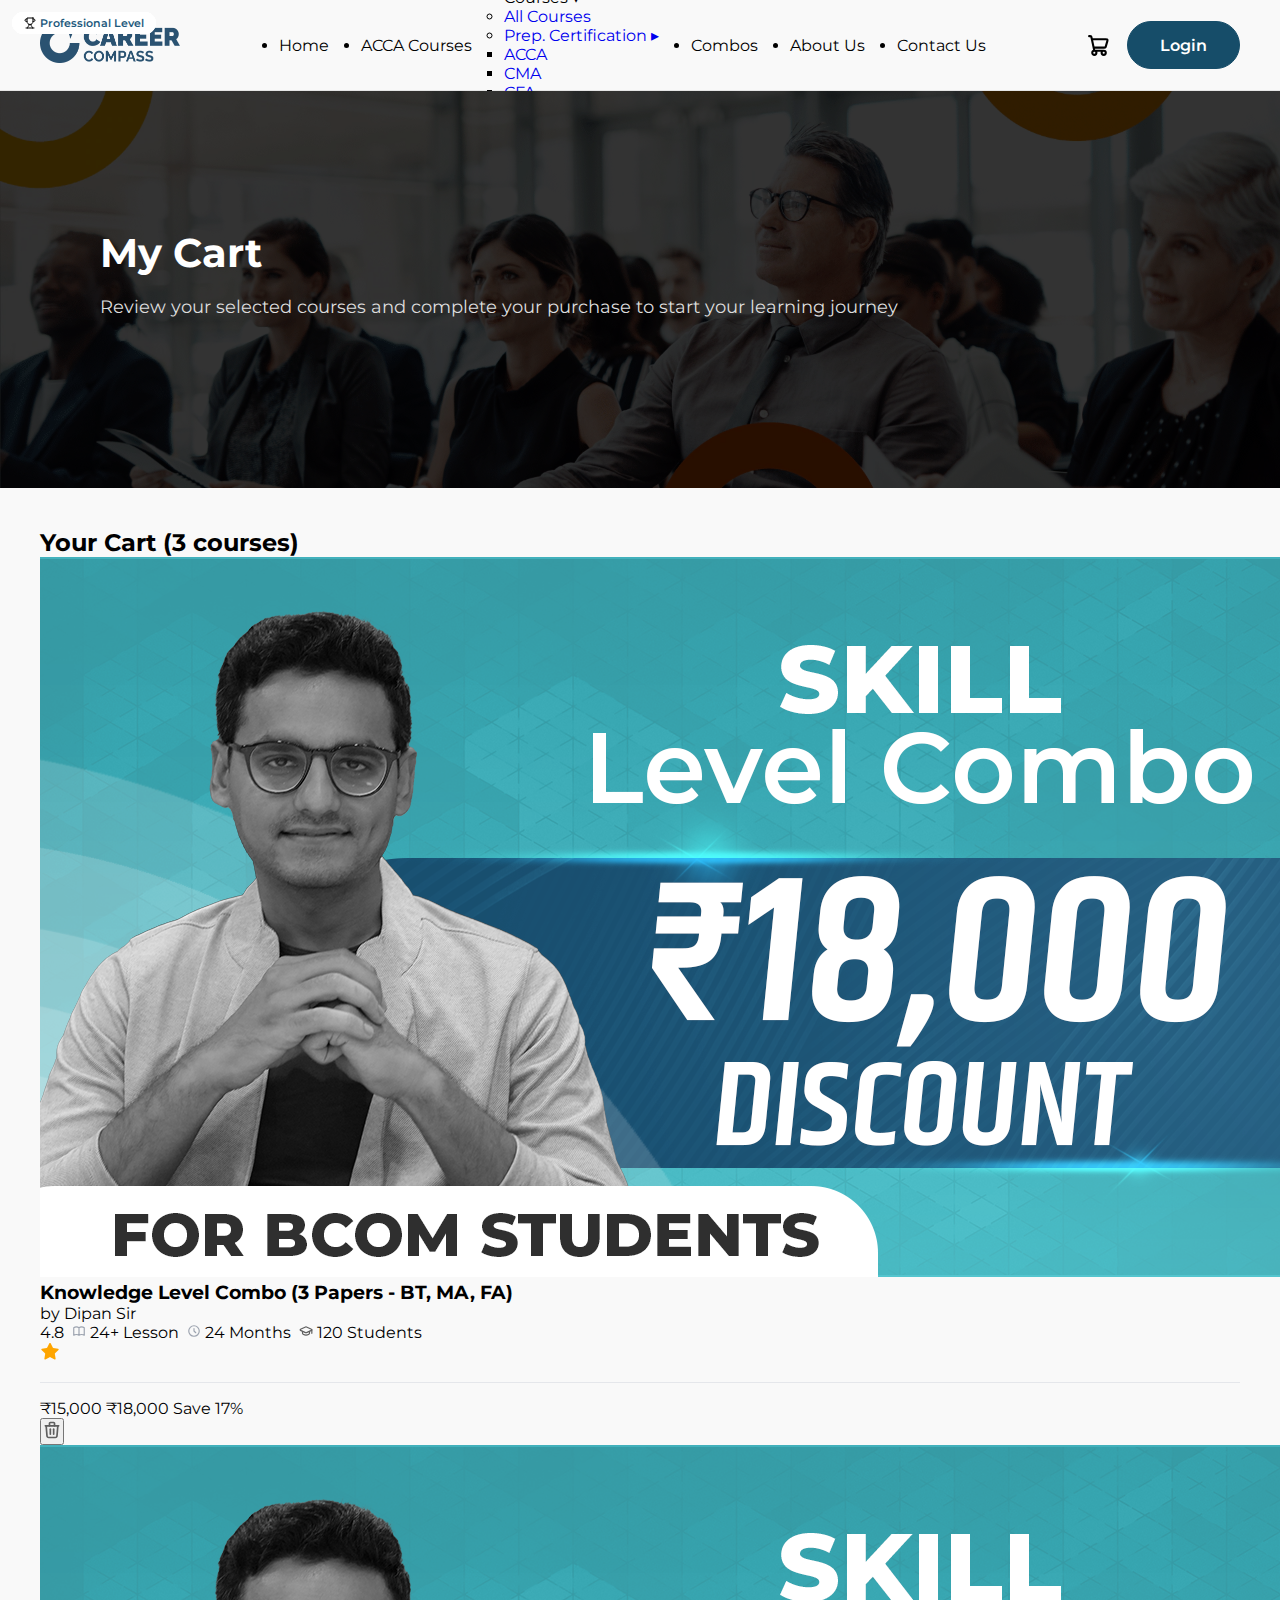
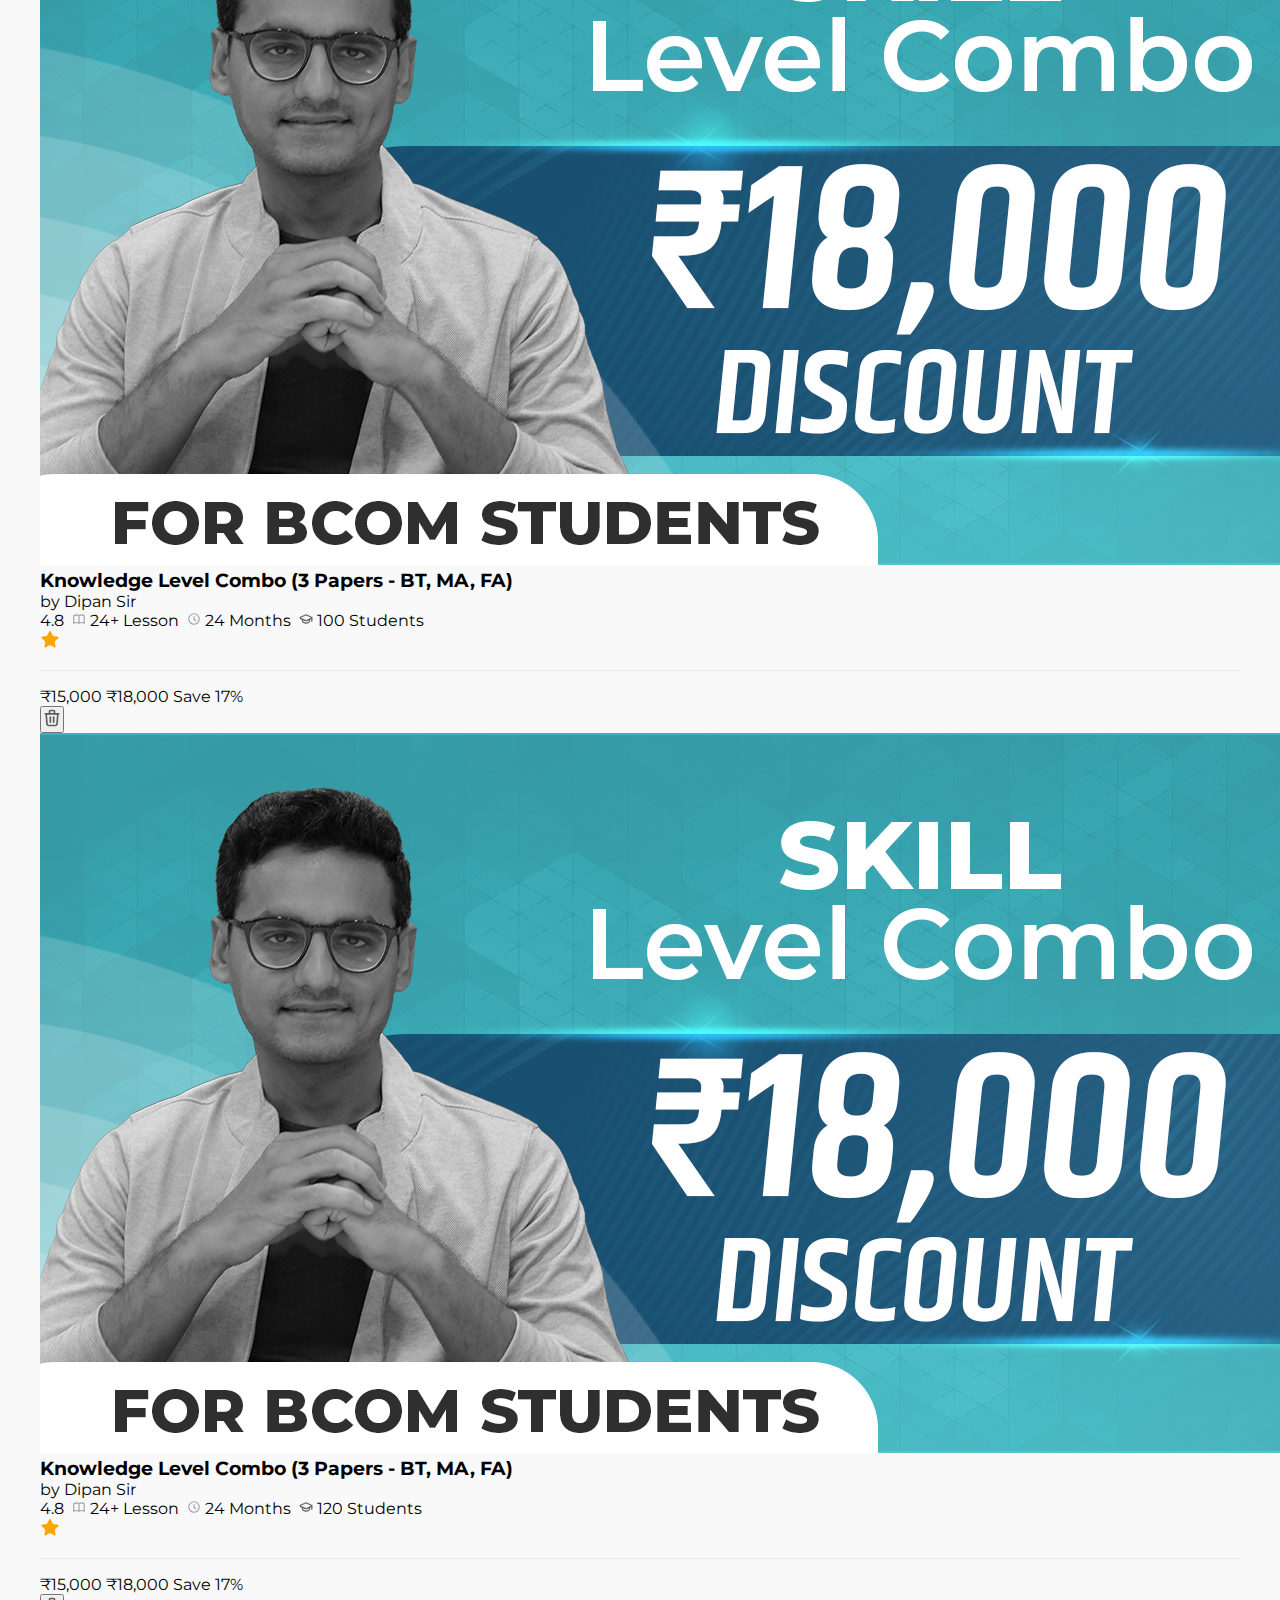
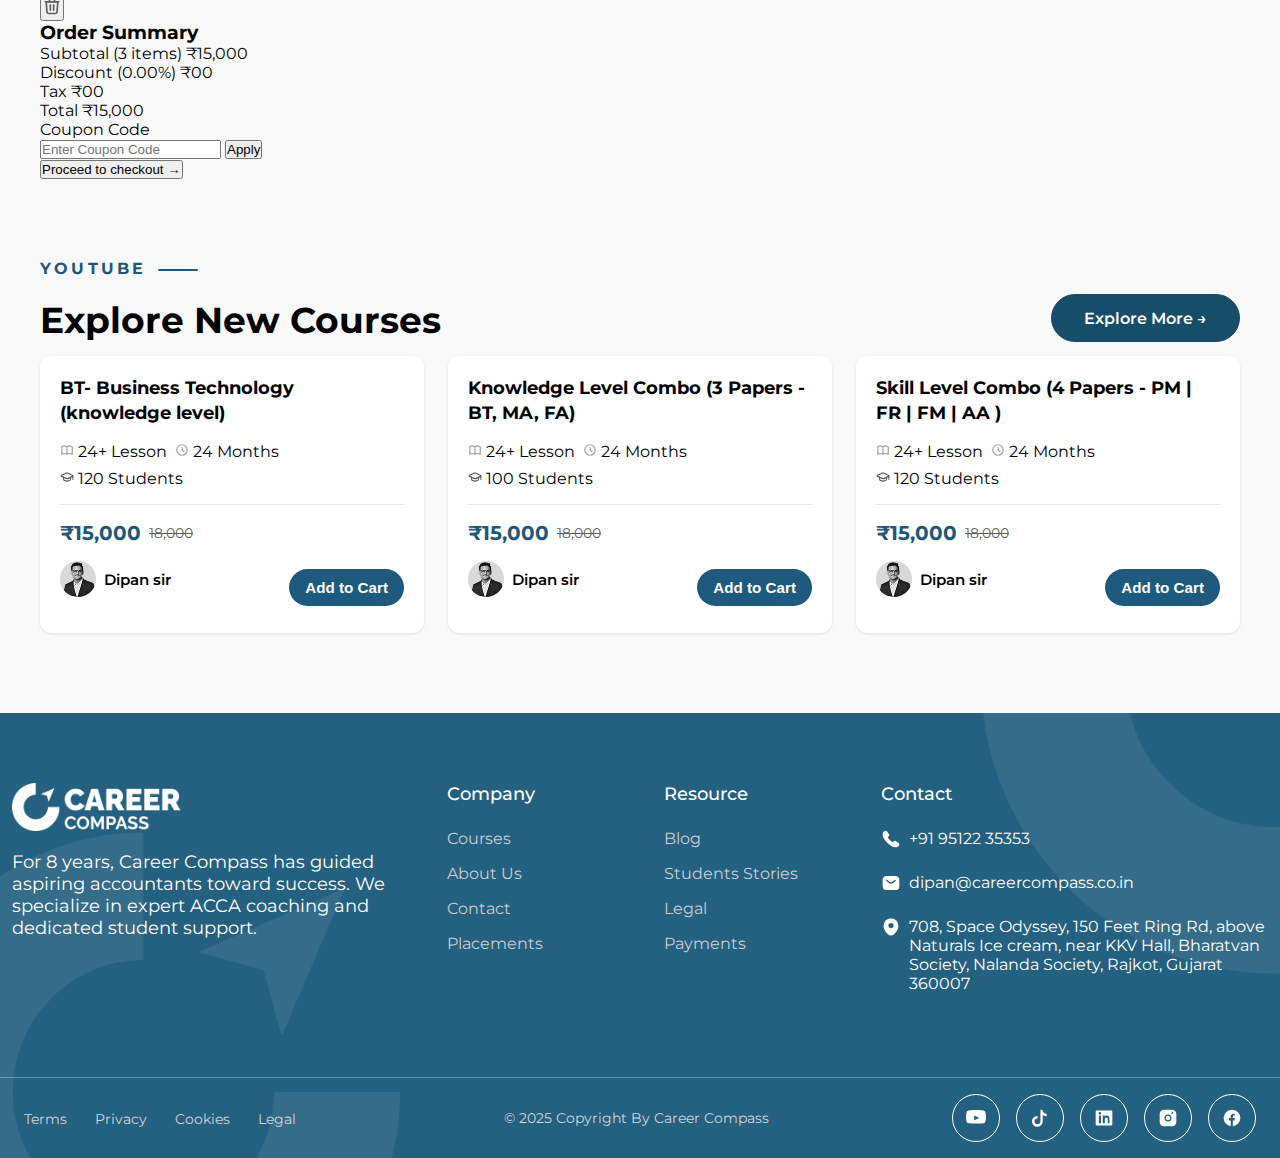
<file: cart.html>
<!DOCTYPE html>
<html lang="en">
  <head>
    <meta charset="UTF-8" />
    <meta name="viewport" content="width=device-width, initial-scale=1.0" />
    <title>Career Compass</title>
    <link rel="icon" type="image/png" href="./assets/images/favicon.png" />

    <link rel="stylesheet" href="style.css" />
    <link rel="preconnect" href="https://fonts.googleapis.com" />
    <link rel="preconnect" href="https://fonts.gstatic.com" crossorigin />
    <link
      href="https://fonts.googleapis.com/css2?family=Montserrat:ital,wght@0,100..900;1,100..900&display=swap"
      rel="stylesheet"
    />
    <link
      rel="stylesheet"
      href="https://cdn.jsdelivr.net/npm/swiper@11/swiper-bundle.min.css"
    />
  </head>
  <body>
    <!-- Header -->
    <header class="header">
      <div class="header-container">
        <a href="index.html" title="Career Compass - Home">
          <img
            src="./assets/images/logo.png"
            alt="Career Compass Logo"
            class="logo"
          />
        </a>

       <nav class="navbar" id="navMenu"  aria-label="Main Navigation">     
          <ul class="nav-menu">
              <li><a href="index.html" class="nav-link">Home</a></li> 
              <li><a href="acca.html" class="nav-link">ACCA Courses</a></li>
              <li class="dropdown"><a href="#" class="nav-link">Courses ▾</a>
                  <ul class="dropdown-menu">
                     <li><a href="courses.html">All Courses</a></li>
                     <li class="submenu"><a href="#">Prep. Certification ▸</a>
                        <ul class="sub-dropdown">
                            <li><a href="acca.html">ACCA</a></li>
                            <li><a href="cma.html">CMA</a></li>
                            <li><a href="cfa.html">CFA</a></li>
                         </ul>
                      </li>
                   </ul>
               </li>
              <li><a href="combos.html" class="nav-link">Combos</a></li>
              <li><a href="about.html" class="nav-link">About Us</a></li>
              <li><a href="contact.html" class="nav-link">Contact Us</a></li>
            </ul>
        </nav>


        <div class="header-right">
          <a href="cart.html" class="cart-icon">
            <svg
              width="25px"
              height="25px"
              viewBox="0 0 24 24"
              fill="none"
              xmlns="http://www.w3.org/2000/svg"
            >
              <path
                d="M17 17C15.8954 17 15 17.8954 15 19C15 20.1046 15.8954 21 17 21C18.1046 21 19 20.1046 19 19C19 17.8954 18.1046 17 17 17ZM17 17H9.29395C8.83288 17 8.60193 17 8.41211 16.918C8.24466 16.8456 8.09938 16.7291 7.99354 16.5805C7.8749 16.414 7.82719 16.1913 7.73274 15.7505L5.27148 4.26465C5.17484 3.81363 5.12587 3.58838 5.00586 3.41992C4.90002 3.27135 4.75477 3.15441 4.58732 3.08205C4.39746 3 4.16779 3 3.70653 3H3M6 6H18.8732C19.595 6 19.9555 6 20.1978 6.15036C20.41 6.28206 20.5653 6.48862 20.633 6.729C20.7104 7.00343 20.611 7.34996 20.411 8.04346L19.0264 12.8435C18.9068 13.2581 18.8469 13.465 18.7256 13.6189C18.6185 13.7547 18.4772 13.861 18.317 13.9263C18.1361 14 17.9211 14 17.4921 14H7.73047M8 21C6.89543 21 6 20.1046 6 19C6 17.8954 6.89543 17 8 17C9.10457 17 10 17.8954 10 19C10 20.1046 9.10457 21 8 21Z"
                stroke="#000000"
                stroke-width="2"
                stroke-linecap="round"
                stroke-linejoin="round"
              ></path>
            </svg>
          </a>

          <div class="auth-buttons">
            <a href="login.html" class="btn-primary">Login</a>
          </div>

          <button id="menuToggle" class="menu-toggle" aria-label="Toggle Menu">
            <svg
              xmlns="http://www.w3.org/2000/svg"
              class="menu-icon"
              fill="none"
              viewBox="0 0 24 24"
              stroke="currentColor"
              stroke-width="2"
              stroke-linecap="round"
              stroke-linejoin="round"
            >
              <line x1="4" y1="6" x2="20" y2="6" />
              <line x1="4" y1="12" x2="20" y2="12" />
              <line x1="4" y1="18" x2="20" y2="18" />
            </svg>
          </button>
        </div>
      </div>

      <div id="mobileMenu" class="mobile-menu hidden">
        <a href="index.html" class="nav-link nav-link-active">Home</a>
        <a href="courses.html" class="nav-link">ACCA Courses</a>
        <a href="combos.html" class="nav-link">Courses & Combos</a>
        <a href="about.html" class="nav-link">About Us</a>
        <a href="contact.html" class="nav-link">Contact Us</a>
      </div>
    </header>

    <!-- ✅ COURSE SECTION -->

    <!-- hero section -->
    <section class="hero cart-hero">
      <div class="overlay"></div>
      <div class="content">
        <h1>My Cart</h1>
        <p class="subtitle">
          Review your selected courses and complete your purchase to start your
          learning journey
        </p>
      </div>
    </section>

    <!-- Main Container -->
    <section class="section-wrapper">
      <!-- Header Section -->
      <!-- Cart Section -->
      <h2 class="cart-title">Your Cart (3 courses)</h2>
      <section class="cart-wrapper">
        <!-- Left: Cart Items -->
        <div class="cart-left" id="cartsGrid">
          <!-- Cart cards will be generated here -->
        </div>

        <!-- Right: Order Summary -->
        <div class="cart-summary">
          <h3>Order Summary</h3>

          <div class="cart-summary-details">
            <div class="summary-row">
              <span class="summary-title">Subtotal (3 items)</span>
              <span class="summary-price">₹15,000</span>
            </div>
            <div class="summary-row">
              <span class="summary-title">Discount (0.00%)</span>
              <span class="summary-price">₹00</span>
            </div>
            <div class="summary-row">
              <span class="summary-title">Tax</span>
              <span class="summary-price">₹00</span>
            </div>

            <div class="summary-total">
              <span>Total</span>
              <span class="total-amount">₹15,000</span>
            </div>
          </div>

          <div class="coupon-box">
            <label class="coupon-label">Coupon Code</label>
            <div class="coupon-apply-btn">
              <input type="text" placeholder="Enter Coupon Code" />
              <button class="apply-btn">Apply</button>
            </div>
          </div>

          <button class="checkout-btn">Proceed to checkout →</button>
        </div>
      </section>
    </section>

    <!-- Youtube -->
    <section class="section-wrapper">
      <div class="section-subtitle-wrapper">
        <h4 class="section-subtitle">YOUTUBE</h4>
        <span class="subtitle-line"></span>
      </div>
      <div class="section-header">
        <div>
          <h2 class="section-title">Explore New Courses</h2>
        </div>
        <div>
          <a href="#" class="btn-primary">Explore More →</a>
        </div>
      </div>
      <div class="cart-grid cards-grid" id="coursesGrid">
        <!-- Course cards will be generated here -->
      </div>
    </section>

    <!-- Footer -->
    <footer class="footer">
      <!-- Background decorative images -->
      <img
        src="./assets/images/footer/vector1.png"
        alt=""
        class="footer-vector footer-vector-left"
      />
      <img
        src="./assets/images/footer/vector2.png"
        alt=""
        class="footer-vector footer-vector-right"
      />

      <div class="footer-container">
        <div class="footer-col-1">
          <img
            src="./assets/images/logo-white.png"
            alt="Career Compass Logo"
            class="footer-logo"
          />
          <p class="footer-text">
            For 8 years, Career Compass has guided aspiring accountants toward
            success. We specialize in expert ACCA coaching and dedicated student
            support.
          </p>
        </div>

        <div class="footer-col-2">
          <h3 class="footer-heading">Company</h3>
          <ul class="footer-links">
            <li><a href="#">Courses</a></li>
            <li><a href="#">About Us</a></li>
            <li><a href="#">Contact</a></li>
            <li><a href="#">Placements</a></li>
          </ul>
        </div>

        <div class="footer-col-3">
          <h3 class="footer-heading">Resource</h3>
          <ul class="footer-links">
            <li><a href="#">Blog</a></li>
            <li><a href="#">Students Stories</a></li>
            <li><a href="#">Legal</a></li>
            <li><a href="#">Payments</a></li>
          </ul>
        </div>

        <div class="footer-col-4">
          <h3 class="footer-heading">Contact</h3>
          <ul class="footer-contact">
            <li>
              <img src="./assets/images/footer/call.svg" alt="phone" />
              <span>+91 95122 35353</span>
            </li>
            <li>
              <img src="./assets/images/footer/sms.svg" alt="email" />
              <span>dipan@careercompass.co.in</span>
            </li>
            <li>
              <img src="./assets/images/footer/location.svg" alt="address" />
              <span>
                708, Space Odyssey, 150 Feet Ring Rd, above Naturals Ice cream,
                near KKV Hall, Bharatvan Society, Nalanda Society, Rajkot,
                Gujarat 360007
              </span>
            </li>
          </ul>
        </div>
      </div>

      <!-- Bottom Bar -->
      <div class="footer-bottom">
        <div class="footer-bottom-container">
          <div class="footer-bottom-links">
            <a href="#">Terms</a>
            <a href="#">Privacy</a>
            <a href="#">Cookies</a>
            <a href="#">Legal</a>
          </div>
          <p class="footer-copy">© 2025 Copyright By Career Compass</p>
          <div class="footer-socials">
            <!-- YouTube -->
            <a href="#" class="footer-icon">
              <svg xmlns="http://www.w3.org/2000/svg" viewBox="0 0 24 24">
                <path
                  d="M23.5 6.2s-.2-1.6-.8-2.3c-.8-.9-1.7-.9-2.1-1C17.6 2.5 12 2.5 12 2.5h-.1s-5.6 0-8.6.4c-.4.1-1.3.1-2.1 1C.7 4.6.5 6.2.5 6.2S0 8 0 9.8v1.6c0 1.8.5 3.6.5 3.6s.2 1.6.8 2.3c.8.9 1.9.9 2.4 1 1.7.2 7.2.4 8.3.4s8.6 0 8.6-.4c.4-.1 1.3-.1 2.1-1 .6-.7.8-2.3.8-2.3s.5-1.8.5-3.6V9.8c0-1.8-.5-3.6-.5-3.6zM9.8 14.8V8.9l6.2 3-6.2 2.9z"
                />
              </svg>
            </a>

            <!-- TikTok -->
            <a href="#" class="footer-icon">
              <svg xmlns="http://www.w3.org/2000/svg" viewBox="0 0 24 24">
                <path
                  d="M12 2h3a5 5 0 005 5v3c-1.7 0-3.3-.5-4.7-1.5v7.5a6.5 6.5 0 11-6.5-6.5h.2v3a3.5 3.5 0 103.5 3.5V2z"
                />
              </svg>
            </a>

            <!-- LinkedIn -->
            <a href="#" class="footer-icon">
              <svg xmlns="http://www.w3.org/2000/svg" viewBox="0 0 24 24">
                <path
                  d="M20.5 3h-17A1.5 1.5 0 002 4.5v15A1.5 1.5 0 003.5 21h17a1.5 1.5 0 001.5-1.5v-15A1.5 1.5 0 0020.5 3zM8.3 18.4H5.8V9h2.5v9.4zM7 7.7a1.5 1.5 0 110-3 1.5 1.5 0 010 3zm12 10.7h-2.5v-4.6c0-1.1 0-2.5-1.6-2.5s-1.9 1.2-1.9 2.4v4.7h-2.5V9h2.4v1.3h.1c.3-.6 1.2-1.3 2.4-1.3 2.6 0 3.1 1.7 3.1 4v5.4z"
                />
              </svg>
            </a>

            <!-- Instagram -->
            <a href="#" class="footer-icon">
              <svg xmlns="http://www.w3.org/2000/svg" viewBox="0 0 24 24">
                <path
                  d="M7 2h10a5 5 0 015 5v10a5 5 0 01-5 5H7a5 5 0 01-5-5V7a5 5 0 015-5zm5 5.8a4.2 4.2 0 100 8.4 4.2 4.2 0 000-8.4zm0 6.9a2.7 2.7 0 110-5.4 2.7 2.7 0 010 5.4zm5.3-7.6a1.1 1.1 0 100-2.2 1.1 1.1 0 000 2.2z"
                />
              </svg>
            </a>

            <!-- Facebook -->
            <a href="#" class="footer-icon">
              <svg xmlns="http://www.w3.org/2000/svg" viewBox="0 0 24 24">
                <path
                  d="M22 12a10 10 0 10-11.5 9.9v-7h-2v-3h2v-2c0-2 1.2-3.1 3-3.1.9 0 1.8.2 1.8.2v2h-1c-1 0-1.3.6-1.3 1.2v1.7h2.5l-.4 3h-2.1v7A10 10 0 0022 12z"
                />
              </svg>
            </a>
          </div>
        </div>
      </div>
    </footer>

    <script src="https://cdn.jsdelivr.net/npm/swiper@11/swiper-bundle.min.js"></script>
    <script>
      var swiper = new Swiper(".mySwiper", {
        slidesPerView: 3,
        spaceBetween: 24,
        loop: true,
        autoplay: { delay: 3000 },
        breakpoints: {
          0: { slidesPerView: 1 },
          768: { slidesPerView: 2 },
          1024: { slidesPerView: 3.5 },
        },
      });
      const cartsData = [
        {
          title: "BT- Business Technology (knowledge level)",
          discount: "₹18,000",
          lessons: "24+",
          duration: "24 Months",
          students: "120",
          instructor: "Dipan sir",
          currentPrice: "₹15,000",
          originalPrice: "18,000",
        },
        {
          title: "Knowledge Level Combo (3 Papers - BT, MA, FA)",
          discount: "₹18,000",
          lessons: "24+",
          duration: "24 Months",
          students: "100",
          instructor: "Dipan sir",
          currentPrice: "₹15,000",
          originalPrice: "18,000",
        },
        {
          title: "Skill Level Combo (4 Papers - PM | FR | FM | AA )",
          discount: "₹18,000",
          lessons: "24+",
          duration: "24 Months",
          students: "120",
          instructor: "Dipan sir",
          currentPrice: "₹15,000",
          originalPrice: "18,000",
        },
      ];
      // SVG icons as constants
      const ICONS = {
        lesson: `<svg class="stat-icon" fill="none" stroke="currentColor" viewBox="0 0 24 24">
                <path stroke-linecap="round" stroke-linejoin="round" stroke-width="2" d="M12 6.253v13m0-13C10.832 5.477 9.246 5 7.5 5S4.168 5.477 3 6.253v13C4.168 18.477 5.754 18 7.5 18s3.332.477 4.5 1.253m0-13C13.168 5.477 14.754 5 16.5 5c1.747 0 3.332.477 4.5 1.253v13C19.832 18.477 18.247 18 16.5 18c-1.746 0-3.332.477-4.5 1.253"/>
            </svg>`,
        clock: `<svg class="stat-icon" fill="none" stroke="currentColor" viewBox="0 0 24 24">
                <path stroke-linecap="round" stroke-linejoin="round" stroke-width="2" d="M12 8v4l3 3m6-3a9 9 0 11-18 0 9 9 0 0118 0z"/>
            </svg>`,
        users: `<svg width="14" height="14" viewBox="0 0 14 14" fill="none" xmlns="http://www.w3.org/2000/svg">
<path d="M12.4946 6.37133C12.5991 6.32527 12.6877 6.24958 12.7495 6.15364C12.8113 6.0577 12.8437 5.94573 12.8425 5.8316C12.8413 5.71747 12.8067 5.60619 12.7429 5.51155C12.6791 5.41691 12.5889 5.34307 12.4836 5.29917L7.4838 3.02183C7.33181 2.9525 7.1667 2.91663 6.99964 2.91663C6.83258 2.91663 6.66747 2.9525 6.51547 3.02183L1.5163 5.29683C1.41245 5.34232 1.32411 5.41708 1.26207 5.51198C1.20003 5.60687 1.16699 5.71779 1.16699 5.83117C1.16699 5.94454 1.20003 6.05546 1.26207 6.15036C1.32411 6.24526 1.41245 6.32002 1.5163 6.3655L6.51547 8.64517C6.66747 8.7145 6.83258 8.75038 6.99964 8.75038C7.1667 8.75038 7.33181 8.7145 7.4838 8.64517L12.4946 6.37133Z" stroke="#5E5E5E" stroke-width="1.16667" stroke-linecap="round" stroke-linejoin="round"/>
<path d="M12.833 5.83337V9.33337" stroke="#5E5E5E" stroke-width="1.16667" stroke-linecap="round" stroke-linejoin="round"/>
<path d="M3.5 7.29163V9.33329C3.5 9.79742 3.86875 10.2425 4.52513 10.5707C5.1815 10.8989 6.07174 11.0833 7 11.0833C7.92826 11.0833 8.8185 10.8989 9.47487 10.5707C10.1313 10.2425 10.5 9.79742 10.5 9.33329V7.29163" stroke="#5E5E5E" stroke-width="1.16667" stroke-linecap="round" stroke-linejoin="round"/>
</svg>
`,
      };
      // Function to create a course card
      function createCourseCard(course) {
        return `
                <div class="course-card">
                    <div class="course-card-image">
                        <div class="professional-badge">
                            <img src="./assets/images/svg/trophy.svg" alt="" width="12" height="12"/>
                            Professional Level
                        </div>
                    </div>
                    <div class="card-content">
                        <h3 class="card-title">${course.title}</h3>
                        <div class="card-stats">
                            <div class="stats-item">
                                ${ICONS.lesson}
                                ${course.lessons} Lesson
                            </div>
                            <div class="stats-item">
                                ${ICONS.clock}
                                ${course.duration}
                            </div>
                            <div class="stats-item">
                                ${ICONS.users}
                                ${course.students} Students
                            </div>
                        </div>
                        <div class="price-section">
                                <span class="current-price">${course.currentPrice}</span>
                                <span class="original-price">${course.originalPrice}</span>
                            </div>
                        
                        <div class="card-footer">
                          <div class="instructor-info">
                       <div class="instructor-avatar">
  <img src="./assets/images/course/Ellipse.png" alt="Instructor" />
</div>
                            <span class="instructor-name">${course.instructor}</span>
                        </div>
                            
                            <button class="add-to-cart-btn">Add to Cart</button>
                        </div>
                    </div>
                </div>
            `;
      }
      // Render all courses
      function renderCourses() {
        const grid = document.getElementById("coursesGrid");
        grid.innerHTML = coursesData
          .map((course) => createCourseCard(course))
          .join("");
      }

      // Initialize on page load
      document.addEventListener("DOMContentLoaded", renderCourses);
    </script>

    <script>
      var swiper = new Swiper(".mySwiper", {
        slidesPerView: 3,
        spaceBetween: 24,
        loop: true,
        autoplay: { delay: 3000 },
        breakpoints: {
          0: { slidesPerView: 1 },
          768: { slidesPerView: 2 },
          1024: { slidesPerView: 3.5 },
        },
      });
      const coursesData = [
        {
          title: "BT- Business Technology (knowledge level)",
          discount: "₹18,000",
          lessons: "24+",
          duration: "24 Months",
          students: "120",
          instructor: "Dipan sir",
          currentPrice: "₹15,000",
          originalPrice: "18,000",
        },
        {
          title: "Knowledge Level Combo (3 Papers - BT, MA, FA)",
          discount: "₹18,000",
          lessons: "24+",
          duration: "24 Months",
          students: "100",
          instructor: "Dipan sir",
          currentPrice: "₹15,000",
          originalPrice: "18,000",
        },
        {
          title: "Skill Level Combo (4 Papers - PM | FR | FM | AA )",
          discount: "₹18,000",
          lessons: "24+",
          duration: "24 Months",
          students: "120",
          instructor: "Dipan sir",
          currentPrice: "₹15,000",
          originalPrice: "18,000",
        },
      ];
      // Function to create a course card
      function createCartCard(course) {
        return `
                <div class="cart-item">
            <img
              src="./assets/images/comboThumbnail.png"
              class="cart-thumb"
            />
            <div class="cart-info">
              <h3 class="cart-course-name">
                Knowledge Level Combo (3 Papers - BT, MA, FA)
              </h3>
              <p class="cart-instructor">by Dipan Sir</p>

              <div class="card-stats">
                 <div class="cart-ratings-info">
                    <div class="cart-rating">4.8</div>
                     <img src="./assets/images/icons/star.svg"/ width="20" height="20">
                </div>
                <div class="stats-item">
                     ${ICONS.lesson}
                    ${course.lessons} Lesson
                </div>
                <div class="stats-item">
                    ${ICONS.clock}
                    ${course.duration}
                </div>
                <div class="stats-item">
                    ${ICONS.users}
                    ${course.students} Students
                </div>            
                </div>

              <div class="cart-price-box">
                <span class="cart-price">₹15,000</span>
                <span class="cart-old-price">₹18,000</span>
                <span class="cart-discount">Save 17%</span>
              </div>
            </div>
            <button class="cart-delete"><img src="./assets/images/dustbin.svg" width="20" height="20" /></button>
          </div>
            `;
      }
      // Render all courses
      function renderCourses() {
        const grid = document.getElementById("cartsGrid");
        grid.innerHTML = cartsData
          .map((carts) => createCartCard(carts))
          .join("");
      }

      // Initialize on page load
      document.addEventListener("DOMContentLoaded", renderCourses);
    </script>

    <script>
      const items = document.querySelectorAll(".faq-item");

      items.forEach((item) => {
        const button = item.querySelector(".toggle-btn");

        button.addEventListener("click", () => {
          const isActive = item.classList.contains("active");

          // close all
          items.forEach((i) => {
            i.classList.remove("active");
            i.querySelector(".toggle-btn").textContent = "+";
          });

          // open the clicked one
          if (!isActive) {
            item.classList.add("active");
            button.textContent = "×";
          }
        });
      });
    </script>
  </body>
</html>
</file>
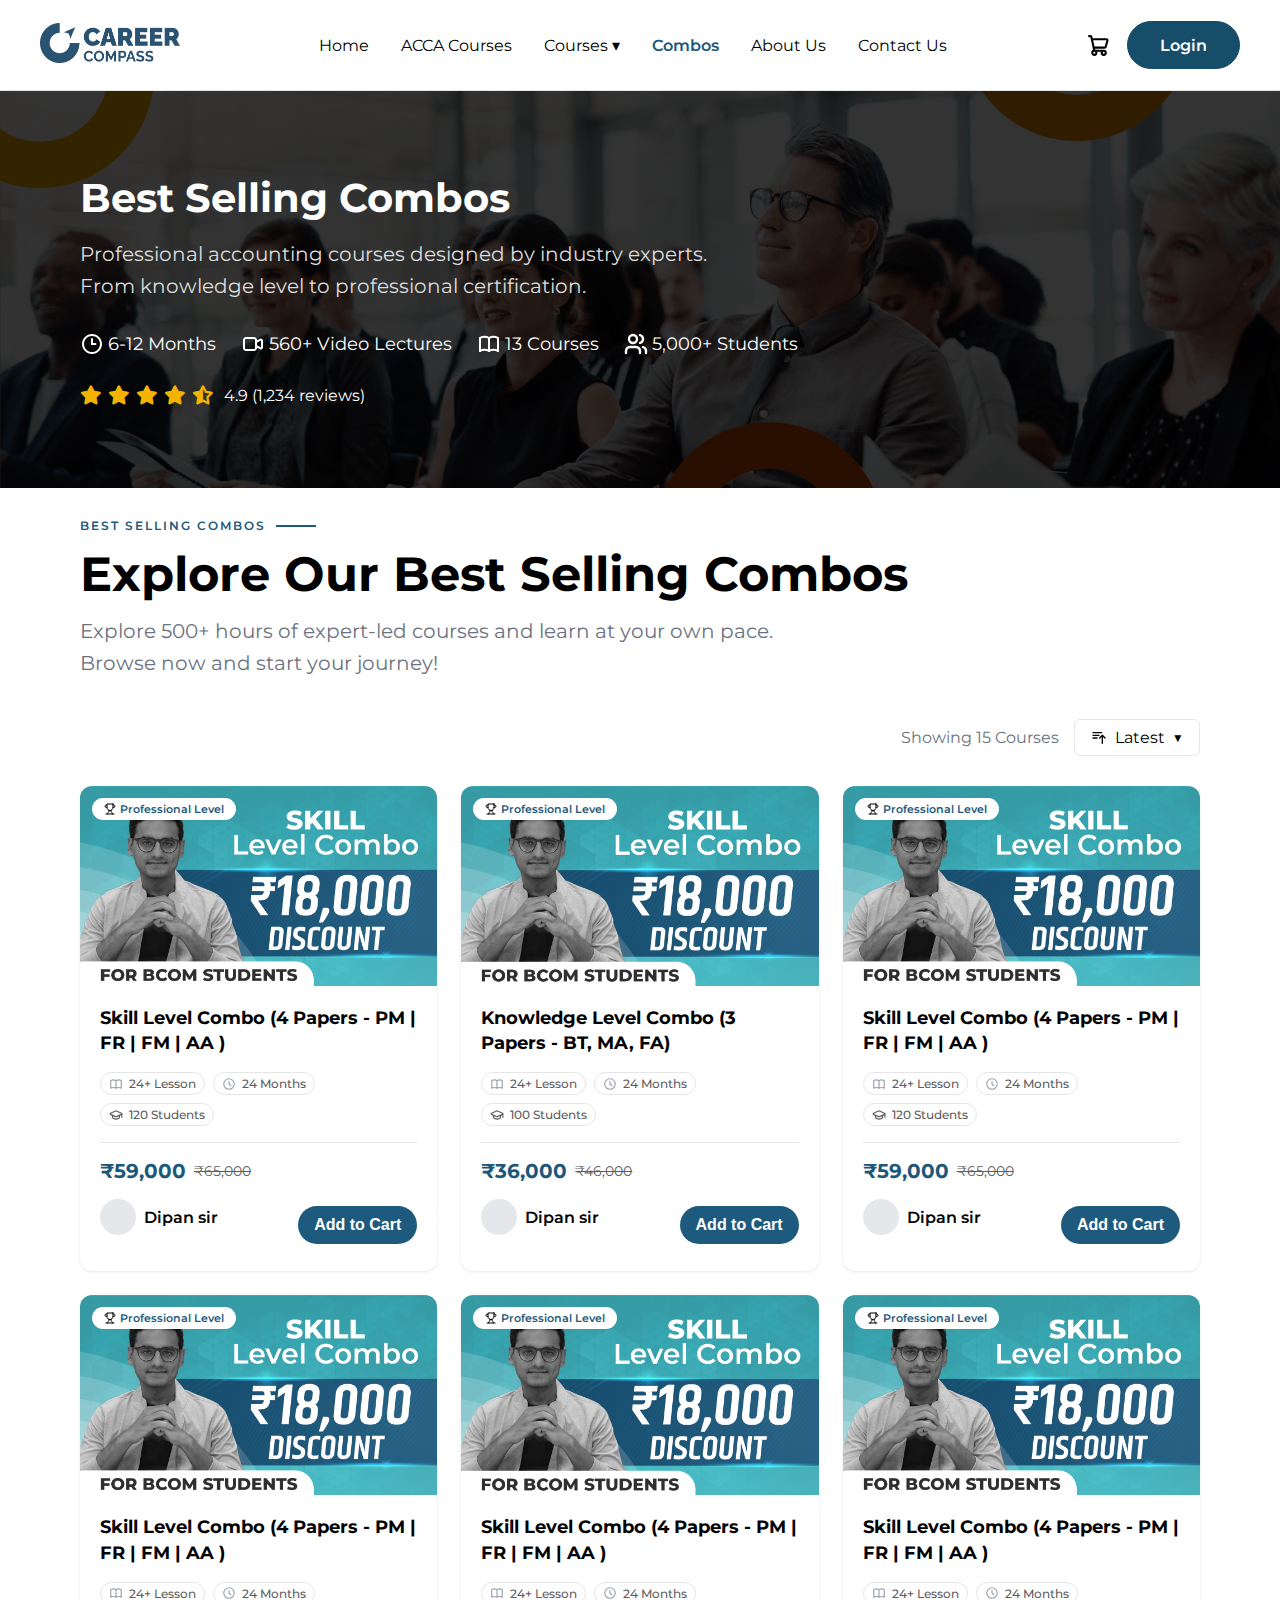
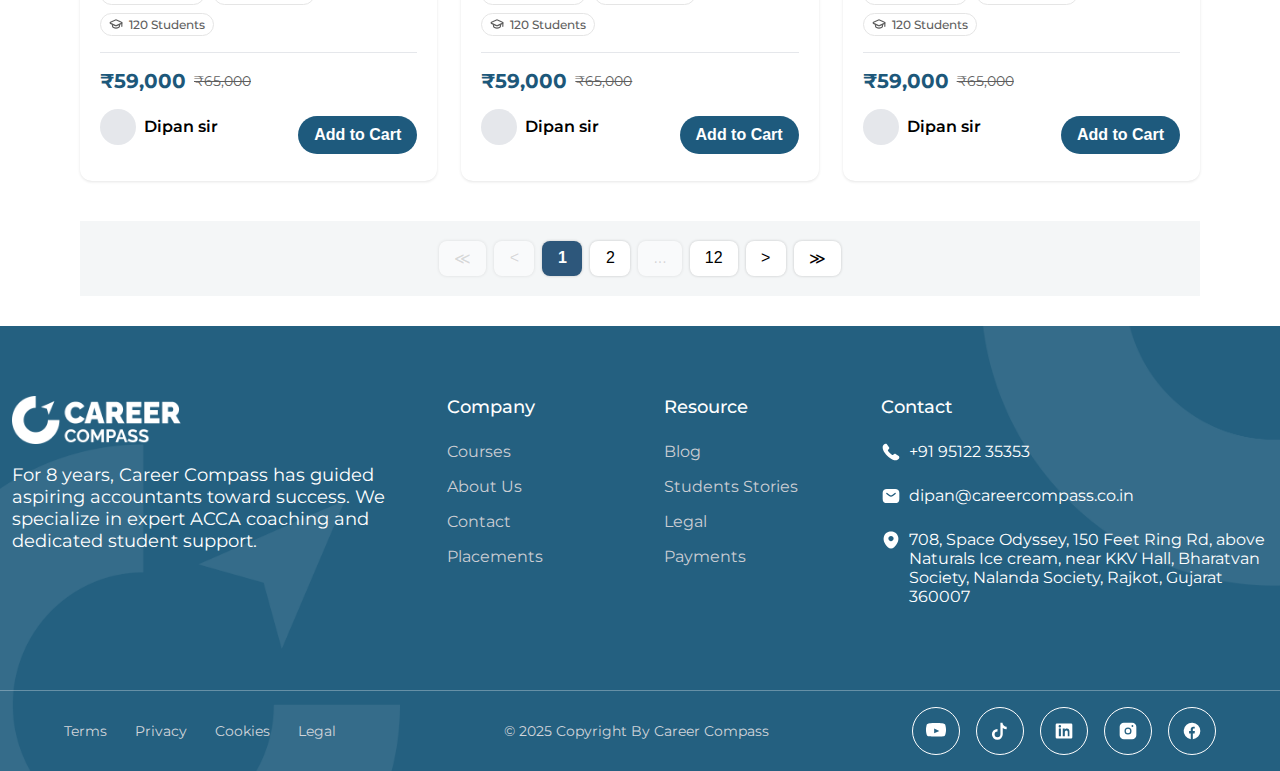
<file: combos.html>
<!DOCTYPE html>
<html lang="en">
  <head>
    <meta charset="UTF-8" />
    <meta name="viewport" content="width=device-width, initial-scale=1.0" />
    <title>Career Compass</title>
    <link rel="icon" type="image/png" href="./assets/images/favicon.png" />

    <link rel="stylesheet" href="./assets/css/common.css" />
    <link rel="stylesheet" href="./assets/css/course-section.css" />
    <link rel="stylesheet" href="./assets/css/pagination.css" />
    <link rel="preconnect" href="https://fonts.googleapis.com" />
    <link rel="preconnect" href="https://fonts.gstatic.com" crossorigin />
    <link
      href="https://fonts.googleapis.com/css2?family=Montserrat:ital,wght@0,100..900;1,100..900&display=swap"
      rel="stylesheet"
    />
    <link
      rel="stylesheet"
      href="https://cdn.jsdelivr.net/npm/swiper@11/swiper-bundle.min.css"
    />
    <link
      rel="stylesheet"
      href="https://cdnjs.cloudflare.com/ajax/libs/font-awesome/6.5.0/css/all.min.css"
    />
  </head>
  <body>
    <!-- Header -->
    <header class="header">
      <div class="header-container">
        <a href="index.html" title="Career Compass - Home">
          <img
            src="./assets/images/logo.png"
            alt="Career Compass Logo"
            class="logo"
          />
        </a>

        <nav class="navbar" id="navMenu" aria-label="Main Navigation">
          <ul class="nav-menu">
            <li><a href="index.html" class="nav-link">Home</a></li>
            <li><a href="acca.html" class="nav-link">ACCA Courses</a></li>
            <li class="dropdown">
              <a href="#" class="nav-link">Courses ▾</a>
              <ul class="dropdown-menu">
                <li><a href="courses.html">All Courses</a></li>
                <li class="submenu">
                  <a href="#">Prep. Certification ▸</a>
                  <ul class="sub-dropdown">
                    <li><a href="acca.html">ACCA</a></li>
                    <li><a href="cma.html">CMA</a></li>
                    <li><a href="cfa.html">CFA</a></li>
                  </ul>
                </li>
              </ul>
            </li>
            <li>
              <a href="combos.html" class="nav-link nav-link-active">Combos</a>
            </li>
            <li><a href="about.html" class="nav-link">About Us</a></li>
            <li><a href="contact.html" class="nav-link">Contact Us</a></li>
          </ul>
        </nav>

        <div class="header-right">
          <a href="cart.html" class="cart-icon">
            <svg
              width="25px"
              height="25px"
              viewBox="0 0 24 24"
              fill="none"
              xmlns="http://www.w3.org/2000/svg"
            >
              <path
                d="M17 17C15.8954 17 15 17.8954 15 19C15 20.1046 15.8954 21 17 21C18.1046 21 19 20.1046 19 19C19 17.8954 18.1046 17 17 17ZM17 17H9.29395C8.83288 17 8.60193 17 8.41211 16.918C8.24466 16.8456 8.09938 16.7291 7.99354 16.5805C7.8749 16.414 7.82719 16.1913 7.73274 15.7505L5.27148 4.26465C5.17484 3.81363 5.12587 3.58838 5.00586 3.41992C4.90002 3.27135 4.75477 3.15441 4.58732 3.08205C4.39746 3 4.16779 3 3.70653 3H3M6 6H18.8732C19.595 6 19.9555 6 20.1978 6.15036C20.41 6.28206 20.5653 6.48862 20.633 6.729C20.7104 7.00343 20.611 7.34996 20.411 8.04346L19.0264 12.8435C18.9068 13.2581 18.8469 13.465 18.7256 13.6189C18.6185 13.7547 18.4772 13.861 18.317 13.9263C18.1361 14 17.9211 14 17.4921 14H7.73047M8 21C6.89543 21 6 20.1046 6 19C6 17.8954 6.89543 17 8 17C9.10457 17 10 17.8954 10 19C10 20.1046 9.10457 21 8 21Z"
                stroke="#000000"
                stroke-width="2"
                stroke-linecap="round"
                stroke-linejoin="round"
              ></path>
            </svg>
          </a>

          <div class="auth-buttons">
            <a href="login.html" class="btn-primary">Login</a>
          </div>

          <button id="menuToggle" class="menu-toggle" aria-label="Toggle Menu">
            <svg
              xmlns="http://www.w3.org/2000/svg"
              class="menu-icon"
              fill="none"
              viewBox="0 0 24 24"
              stroke="currentColor"
              stroke-width="2"
              stroke-linecap="round"
              stroke-linejoin="round"
            >
              <line x1="4" y1="6" x2="20" y2="6" />
              <line x1="4" y1="12" x2="20" y2="12" />
              <line x1="4" y1="18" x2="20" y2="18" />
            </svg>
          </button>
        </div>
      </div>

      <div id="mobileMenu" class="mobile-menu hidden">
        <a href="index.html" class="nav-link">Home</a>
        <a href="courses.html" class="nav-link">ACCA Courses</a>
        <a href="combos.html" class="nav-link nav-link-active"
          >Courses & Combos</a
        >
        <a href="about.html" class="nav-link">About Us</a>
        <a href="contact.html" class="nav-link">Contact Us</a>
      </div>
    </header>

    <section class="hero">
      <div class="overlay"></div>
      <div class="content">
        <h1>Best Selling Combos</h1>
        <p class="subtitle">
          Professional accounting courses designed by industry experts.<br />
          From knowledge level to professional certification.
        </p>

        <div class="info">
          <div style="display: flex; align-items: center; gap: 4px">
            <img
              src="./assets/images/svg/clock.svg"
              alt=""
              width="24"
              height="24"
            />6-12 Months
          </div>
          <div style="display: flex; align-items: center; gap: 4px">
            <img
              src="./assets/images/svg/video.svg"
              alt=""
              width="24"
              height="24"
            />
            560+ Video Lectures
          </div>
          <div style="display: flex; align-items: center; gap: 4px">
            <img
              src="./assets/images/svg/book.svg"
              alt=""
              width="24"
              height="24"
            />
            13 Courses
          </div>
          <div style="display: flex; align-items: center; gap: 4px">
            <img
              src="./assets/images/svg/users.svg"
              alt=""
              width="24"
              height="24"
            />5,000+ Students
          </div>
        </div>

        <div class="rating">
          <div class="stars">
            <i class="fa-solid fa-star"></i>
            <i class="fa-solid fa-star"></i>
            <i class="fa-solid fa-star"></i>
            <i class="fa-solid fa-star"></i>
            <i class="fa-solid fa-star-half-stroke"></i>
          </div>
          <span style="color: white">4.9 (1,234 reviews)</span>
        </div>
      </div>
    </section>

    <!-- Main Container -->
    <div class="container">
      <!-- Header Section -->
      <div class="header-section">
        <div class="label">BEST SELLING COMBOS</div>
        <h1 class="main-title">Explore Our Best Selling Combos</h1>
        <p class="description">
          Explore 500+ hours of expert-led courses and learn at your own pace.
          Browse now and start your journey!
        </p>
      </div>

      <!-- Filter Section -->
      <div class="filter-wrapper">
        <div class="filter-section">
          <span class="showing-text">Showing 15 Courses</span>
          <div class="sort-select">
            <svg
              class="sort-icon"
              fill="none"
              stroke="currentColor"
              viewBox="0 0 24 24"
            >
              <path
                stroke-linecap="round"
                stroke-linejoin="round"
                stroke-width="2"
                d="M3 4h13M3 8h9m-9 4h6m4 0l4-4m0 0l4 4m-4-4v12"
              />
            </svg>
            <span>Latest</span>
            <span>▼</span>
          </div>
        </div>
      </div>

      <!-- Cards Grid -->
      <div class="cards-grid" id="coursesGrid">
        <!-- Course cards will be generated here -->
      </div>

      <!--Pagination-->
      <div class="page-wrapper">
        <div class="pagination" id="pagination"></div>
      </div>
    </div>

    <!-- Footer -->
    <footer class="footer">
      <!-- Background decorative images -->
      <img
        src="./assets/images/footer/vector1.png"
        alt=""
        class="footer-vector footer-vector-left"
      />
      <img
        src="./assets/images/footer/vector2.png"
        alt=""
        class="footer-vector footer-vector-right"
      />

      <div class="footer-container">
        <div class="footer-col-1">
          <img
            src="./assets/images/logo-white.png"
            alt="Career Compass Logo"
            class="footer-logo"
          />
          <p class="footer-text">
            For 8 years, Career Compass has guided aspiring accountants toward
            success. We specialize in expert ACCA coaching and dedicated student
            support.
          </p>
        </div>

        <div class="footer-col-2">
          <h3 class="footer-heading">Company</h3>
          <ul class="footer-links">
            <li><a href="#">Courses</a></li>
            <li><a href="#">About Us</a></li>
            <li><a href="#">Contact</a></li>
            <li><a href="#">Placements</a></li>
          </ul>
        </div>

        <div class="footer-col-3">
          <h3 class="footer-heading">Resource</h3>
          <ul class="footer-links">
            <li><a href="#">Blog</a></li>
            <li><a href="#">Students Stories</a></li>
            <li><a href="#">Legal</a></li>
            <li><a href="#">Payments</a></li>
          </ul>
        </div>

        <div class="footer-col-4">
          <h3 class="footer-heading">Contact</h3>
          <ul class="footer-contact">
            <li>
              <img src="./assets/images/footer/call.svg" alt="phone" />
              <span>+91 95122 35353</span>
            </li>
            <li>
              <img src="./assets/images/footer/sms.svg" alt="email" />
              <span>dipan@careercompass.co.in</span>
            </li>
            <li>
              <img src="./assets/images/footer/location.svg" alt="address" />
              <span>
                708, Space Odyssey, 150 Feet Ring Rd, above Naturals Ice cream,
                near KKV Hall, Bharatvan Society, Nalanda Society, Rajkot,
                Gujarat 360007
              </span>
            </li>
          </ul>
        </div>
      </div>

      <!-- Bottom Bar -->
      <div class="footer-bottom">
        <div class="footer-bottom-container">
          <div class="footer-bottom-links">
            <a href="#">Terms</a>
            <a href="#">Privacy</a>
            <a href="#">Cookies</a>
            <a href="#">Legal</a>
          </div>
          <p class="footer-copy">© 2025 Copyright By Career Compass</p>
          <div class="footer-socials">
            <!-- YouTube -->
            <a href="#" class="footer-icon">
              <svg xmlns="http://www.w3.org/2000/svg" viewBox="0 0 24 24">
                <path
                  d="M23.5 6.2s-.2-1.6-.8-2.3c-.8-.9-1.7-.9-2.1-1C17.6 2.5 12 2.5 12 2.5h-.1s-5.6 0-8.6.4c-.4.1-1.3.1-2.1 1C.7 4.6.5 6.2.5 6.2S0 8 0 9.8v1.6c0 1.8.5 3.6.5 3.6s.2 1.6.8 2.3c.8.9 1.9.9 2.4 1 1.7.2 7.2.4 8.3.4s8.6 0 8.6-.4c.4-.1 1.3-.1 2.1-1 .6-.7.8-2.3.8-2.3s.5-1.8.5-3.6V9.8c0-1.8-.5-3.6-.5-3.6zM9.8 14.8V8.9l6.2 3-6.2 2.9z"
                />
              </svg>
            </a>

            <!-- TikTok -->
            <a href="#" class="footer-icon">
              <svg xmlns="http://www.w3.org/2000/svg" viewBox="0 0 24 24">
                <path
                  d="M12 2h3a5 5 0 005 5v3c-1.7 0-3.3-.5-4.7-1.5v7.5a6.5 6.5 0 11-6.5-6.5h.2v3a3.5 3.5 0 103.5 3.5V2z"
                />
              </svg>
            </a>

            <!-- LinkedIn -->
            <a href="#" class="footer-icon">
              <svg xmlns="http://www.w3.org/2000/svg" viewBox="0 0 24 24">
                <path
                  d="M20.5 3h-17A1.5 1.5 0 002 4.5v15A1.5 1.5 0 003.5 21h17a1.5 1.5 0 001.5-1.5v-15A1.5 1.5 0 0020.5 3zM8.3 18.4H5.8V9h2.5v9.4zM7 7.7a1.5 1.5 0 110-3 1.5 1.5 0 010 3zm12 10.7h-2.5v-4.6c0-1.1 0-2.5-1.6-2.5s-1.9 1.2-1.9 2.4v4.7h-2.5V9h2.4v1.3h.1c.3-.6 1.2-1.3 2.4-1.3 2.6 0 3.1 1.7 3.1 4v5.4z"
                />
              </svg>
            </a>

            <!-- Instagram -->
            <a href="#" class="footer-icon">
              <svg xmlns="http://www.w3.org/2000/svg" viewBox="0 0 24 24">
                <path
                  d="M7 2h10a5 5 0 015 5v10a5 5 0 01-5 5H7a5 5 0 01-5-5V7a5 5 0 015-5zm5 5.8a4.2 4.2 0 100 8.4 4.2 4.2 0 000-8.4zm0 6.9a2.7 2.7 0 110-5.4 2.7 2.7 0 010 5.4zm5.3-7.6a1.1 1.1 0 100-2.2 1.1 1.1 0 000 2.2z"
                />
              </svg>
            </a>

            <!-- Facebook -->
            <a href="#" class="footer-icon">
              <svg xmlns="http://www.w3.org/2000/svg" viewBox="0 0 24 24">
                <path
                  d="M22 12a10 10 0 10-11.5 9.9v-7h-2v-3h2v-2c0-2 1.2-3.1 3-3.1.9 0 1.8.2 1.8.2v2h-1c-1 0-1.3.6-1.3 1.2v1.7h2.5l-.4 3h-2.1v7A10 10 0 0022 12z"
                />
              </svg>
            </a>
          </div>
        </div>
      </div>
    </footer>

    <script src="script.js"></script>
    <script src="https://cdn.jsdelivr.net/npm/swiper@11/swiper-bundle.min.js"></script>
    <script>
      var swiper = new Swiper(".mySwiper", {
        slidesPerView: 3,
        spaceBetween: 24,
        loop: true,
        autoplay: { delay: 3000 },
        breakpoints: {
          0: { slidesPerView: 1 },
          768: { slidesPerView: 2 },
          1024: { slidesPerView: 3.5 },
        },
      });
      const coursesData = [
        {
          title: "Skill Level Combo (4 Papers - PM | FR | FM | AA )",
          discount: "₹18,000",
          lessons: "24+",
          duration: "24 Months",
          students: "120",
          instructor: "Dipan sir",
          currentPrice: "₹59,000",
          originalPrice: "₹65,000",
        },
        {
          title: "Knowledge Level Combo (3 Papers - BT, MA, FA)",
          discount: "₹18,000",
          lessons: "24+",
          duration: "24 Months",
          students: "100",
          instructor: "Dipan sir",
          currentPrice: "₹36,000",
          originalPrice: "₹46,000",
        },
        {
          title: "Skill Level Combo (4 Papers - PM | FR | FM | AA )",
          discount: "₹18,000",
          lessons: "24+",
          duration: "24 Months",
          students: "120",
          instructor: "Dipan sir",
          currentPrice: "₹59,000",
          originalPrice: "₹65,000",
        },
        {
          title: "Skill Level Combo (4 Papers - PM | FR | FM | AA )",
          discount: "₹18,000",
          lessons: "24+",
          duration: "24 Months",
          students: "120",
          instructor: "Dipan sir",
          currentPrice: "₹59,000",
          originalPrice: "₹65,000",
        },
        {
          title: "Skill Level Combo (4 Papers - PM | FR | FM | AA )",
          discount: "₹18,000",
          lessons: "24+",
          duration: "24 Months",
          students: "120",
          instructor: "Dipan sir",
          currentPrice: "₹59,000",
          originalPrice: "₹65,000",
        },
        {
          title: "Skill Level Combo (4 Papers - PM | FR | FM | AA )",
          discount: "₹18,000",
          lessons: "24+",
          duration: "24 Months",
          students: "120",
          instructor: "Dipan sir",
          currentPrice: "₹59,000",
          originalPrice: "₹65,000",
        },
      ];

      // SVG icons as constants
      const ICONS = {
        lesson: `<svg class="stat-icon" fill="none" stroke="currentColor" viewBox="0 0 24 24">
                <path stroke-linecap="round" stroke-linejoin="round" stroke-width="2" d="M12 6.253v13m0-13C10.832 5.477 9.246 5 7.5 5S4.168 5.477 3 6.253v13C4.168 18.477 5.754 18 7.5 18s3.332.477 4.5 1.253m0-13C13.168 5.477 14.754 5 16.5 5c1.747 0 3.332.477 4.5 1.253v13C19.832 18.477 18.247 18 16.5 18c-1.746 0-3.332.477-4.5 1.253"/>
            </svg>`,
        clock: `<svg class="stat-icon" fill="none" stroke="currentColor" viewBox="0 0 24 24">
                <path stroke-linecap="round" stroke-linejoin="round" stroke-width="2" d="M12 8v4l3 3m6-3a9 9 0 11-18 0 9 9 0 0118 0z"/>
            </svg>`,
        users: `<svg width="14" height="14" viewBox="0 0 14 14" fill="none" xmlns="http://www.w3.org/2000/svg">
<path d="M12.4946 6.37133C12.5991 6.32527 12.6877 6.24958 12.7495 6.15364C12.8113 6.0577 12.8437 5.94573 12.8425 5.8316C12.8413 5.71747 12.8067 5.60619 12.7429 5.51155C12.6791 5.41691 12.5889 5.34307 12.4836 5.29917L7.4838 3.02183C7.33181 2.9525 7.1667 2.91663 6.99964 2.91663C6.83258 2.91663 6.66747 2.9525 6.51547 3.02183L1.5163 5.29683C1.41245 5.34232 1.32411 5.41708 1.26207 5.51198C1.20003 5.60687 1.16699 5.71779 1.16699 5.83117C1.16699 5.94454 1.20003 6.05546 1.26207 6.15036C1.32411 6.24526 1.41245 6.32002 1.5163 6.3655L6.51547 8.64517C6.66747 8.7145 6.83258 8.75038 6.99964 8.75038C7.1667 8.75038 7.33181 8.7145 7.4838 8.64517L12.4946 6.37133Z" stroke="#5E5E5E" stroke-width="1.16667" stroke-linecap="round" stroke-linejoin="round"/>
<path d="M12.833 5.83337V9.33337" stroke="#5E5E5E" stroke-width="1.16667" stroke-linecap="round" stroke-linejoin="round"/>
<path d="M3.5 7.29163V9.33329C3.5 9.79742 3.86875 10.2425 4.52513 10.5707C5.1815 10.8989 6.07174 11.0833 7 11.0833C7.92826 11.0833 8.8185 10.8989 9.47487 10.5707C10.1313 10.2425 10.5 9.79742 10.5 9.33329V7.29163" stroke="#5E5E5E" stroke-width="1.16667" stroke-linecap="round" stroke-linejoin="round"/>
</svg>
`,
      };

      // Function to create a course card
      function createCourseCard(course) {
        return `
                <div class="course-card">
                    <div class="card-image">
                        <div class="professional-badge">
                            <img src="./assets/images/svg/trophy.svg" alt="" width="12" height="12"/>
                            Professional Level
                        </div>
                    </div>
                    <div class="card-content">
                        <h3 class="card-title">${course.title}</h3>
                        <div class="card-stats">
                            <div class="stats-item">
                                ${ICONS.lesson}
                                ${course.lessons} Lesson
                            </div>
                            <div class="stats-item">
                                ${ICONS.clock}
                                ${course.duration}
                            </div>
                            <div class="stats-item">
                                ${ICONS.users}
                                ${course.students} Students
                            </div>
                        </div>
                        <div class="price-section">
                                <span class="current-price">${course.currentPrice}</span>
                                <span class="original-price">${course.originalPrice}</span>
                            </div>
                        
                        <div class="card-footer">
                          <div class="instructor-info">
                            <div class="instructor-avatar"></div>
                            <span class="instructor-name">${course.instructor}</span>
                        </div>
                            
                            <button class="add-to-cart-btn">Add to Cart</button>
                        </div>
                    </div>
                </div>
            `;
      }

      // Render all courses
      function renderCourses() {
        const grid = document.getElementById("coursesGrid");
        grid.innerHTML = coursesData
          .map((course) => createCourseCard(course))
          .join("");
      }

      // Initialize on page load
      document.addEventListener("DOMContentLoaded", renderCourses);
    </script>

    <script>
      const items = document.querySelectorAll(".faq-item");

      items.forEach((item) => {
        const button = item.querySelector(".toggle-btn");

        button.addEventListener("click", () => {
          const isActive = item.classList.contains("active");

          // close all
          items.forEach((i) => {
            i.classList.remove("active");
            i.querySelector(".toggle-btn").textContent = "+";
          });

          // open the clicked one
          if (!isActive) {
            item.classList.add("active");
            button.textContent = "×";
          }
        });
      });
    </script>
    <script src="./assets/js/main.js"></script>
  </body>
</html>
</file>
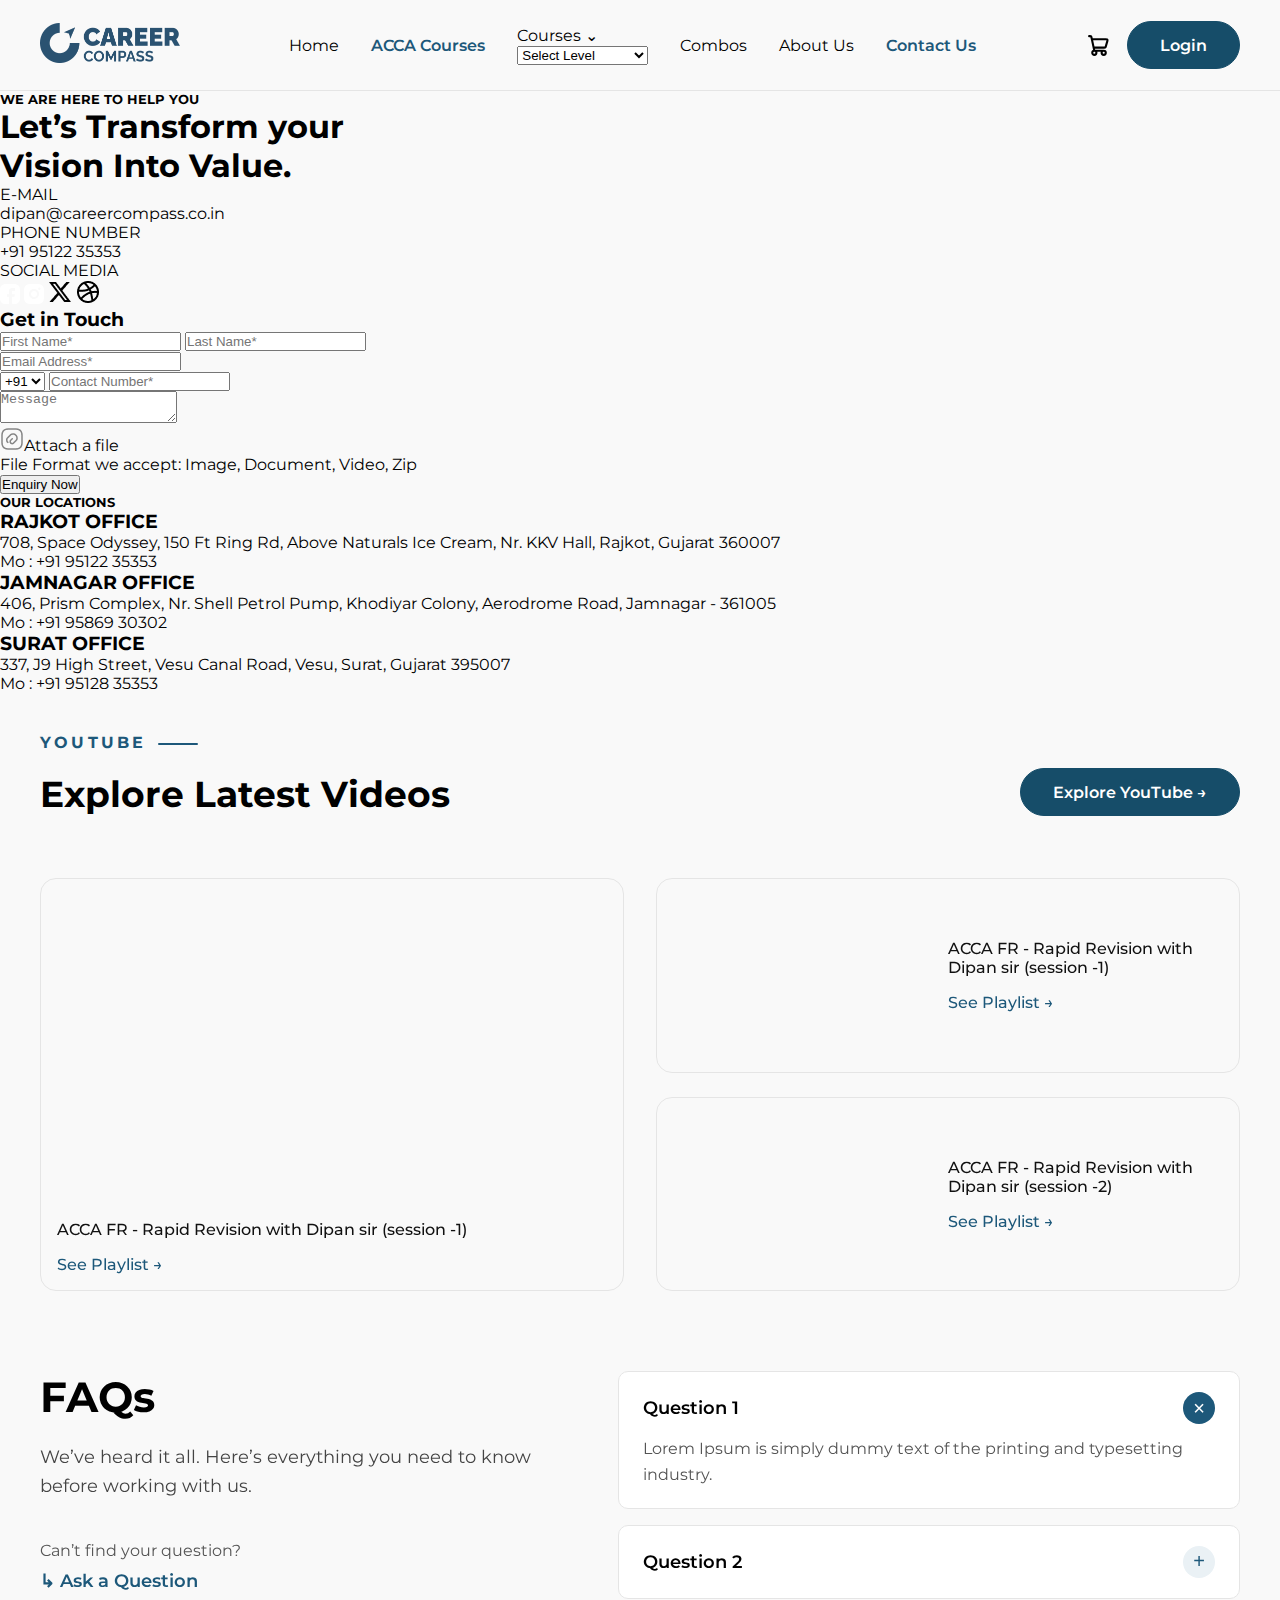
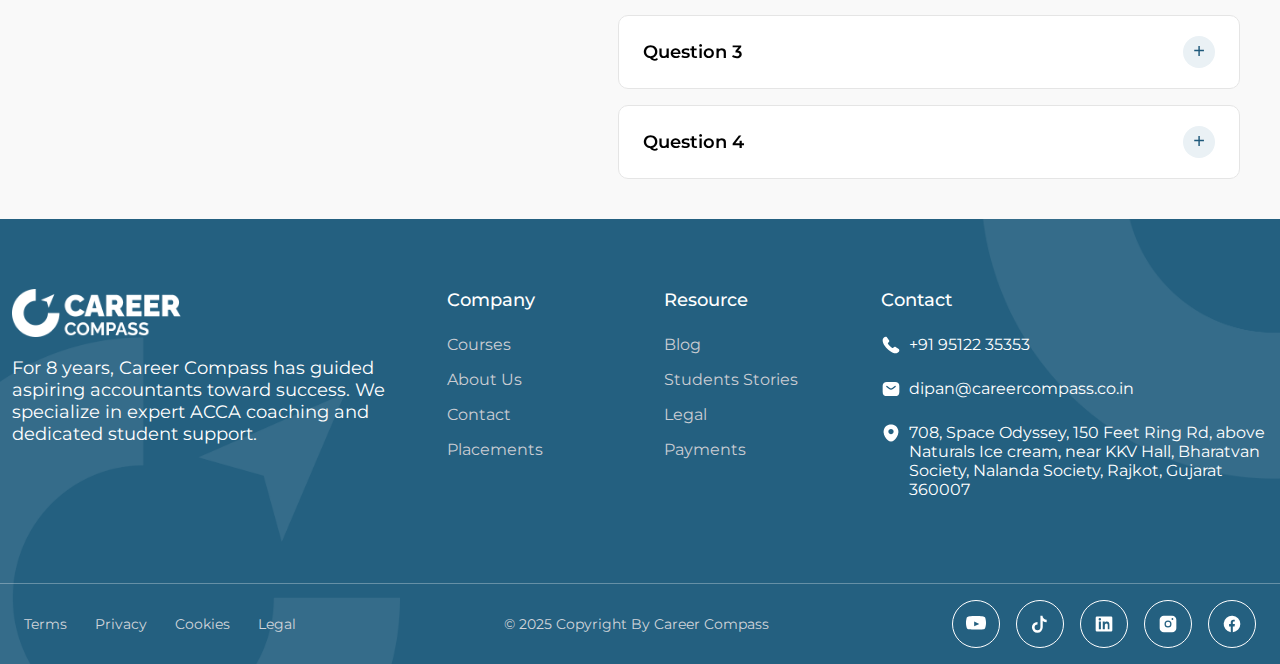
<file: contact.html>
<!DOCTYPE html>
<html lang="en">
  <head>
    <meta charset="UTF-8" />
    <meta name="viewport" content="width=device-width, initial-scale=1.0" />
    <title>Career Compass</title>
    <link rel="icon" type="image/png" href="./assets/images/favicon.png" />

    <link rel="stylesheet" href="style.css" />
    <link rel="preconnect" href="https://fonts.googleapis.com" />
    <link rel="preconnect" href="https://fonts.gstatic.com" crossorigin />
    <link
      href="https://fonts.googleapis.com/css2?family=Montserrat:ital,wght@0,100..900;1,100..900&display=swap"
      rel="stylesheet"
    />
    <link
      rel="stylesheet"
      href="https://cdn.jsdelivr.net/npm/swiper@11/swiper-bundle.min.css"
    />
  </head>
  <body>
    <!-- Header -->
    <header class="header">
      <div class="header-container">
        <a href="index.html" title="Career Compass - Home">
          <img
            src="./assets/images/logo.png"
            alt="Career Compass Logo"
            class="logo"
          />
        </a>

        <nav id="navMenu" class="nav-menu" aria-label="Main Navigation">
          <a href="index.html" class="nav-link">Home</a>
          <a href="courses.html" class="nav-link nav-link-active"
            >ACCA Courses</a
          >

          <div class="dropdown-container">
            <div
              class="dropdown-trigger"
              role="button"
              aria-haspopup="listbox"
              tabindex="0"
            >
              <a href="#" class="nav-link">Courses</a>
              <span class="dropdown-arrow">⌄</span>
            </div>

            <!-- native select is transparent and disabled for pointer events by default -->
            <select
              id="courseSelect"
              class="invisible-select"
              aria-label="Courses"
            >
              <option value="" selected disabled>Select Level</option>
              <option value="foundation.html">Foundation Level</option>
              <option value="skill.html">Skill Level</option>
              <option value="professional.html">Professional Level</option>
            </select>
          </div>

          <a href="combos.html" class="nav-link">Combos</a>
          <a href="about.html" class="nav-link">About Us</a>
          <a href="contact.html" class="nav-link nav-link-active">Contact Us</a>
        </nav>

        <div class="header-right">
          <a href="cart.html" class="cart-icon">
            <svg
              width="25px"
              height="25px"
              viewBox="0 0 24 24"
              fill="none"
              xmlns="http://www.w3.org/2000/svg"
            >
              <path
                d="M17 17C15.8954 17 15 17.8954 15 19C15 20.1046 15.8954 21 17 21C18.1046 21 19 20.1046 19 19C19 17.8954 18.1046 17 17 17ZM17 17H9.29395C8.83288 17 8.60193 17 8.41211 16.918C8.24466 16.8456 8.09938 16.7291 7.99354 16.5805C7.8749 16.414 7.82719 16.1913 7.73274 15.7505L5.27148 4.26465C5.17484 3.81363 5.12587 3.58838 5.00586 3.41992C4.90002 3.27135 4.75477 3.15441 4.58732 3.08205C4.39746 3 4.16779 3 3.70653 3H3M6 6H18.8732C19.595 6 19.9555 6 20.1978 6.15036C20.41 6.28206 20.5653 6.48862 20.633 6.729C20.7104 7.00343 20.611 7.34996 20.411 8.04346L19.0264 12.8435C18.9068 13.2581 18.8469 13.465 18.7256 13.6189C18.6185 13.7547 18.4772 13.861 18.317 13.9263C18.1361 14 17.9211 14 17.4921 14H7.73047M8 21C6.89543 21 6 20.1046 6 19C6 17.8954 6.89543 17 8 17C9.10457 17 10 17.8954 10 19C10 20.1046 9.10457 21 8 21Z"
                stroke="#000000"
                stroke-width="2"
                stroke-linecap="round"
                stroke-linejoin="round"
              ></path>
            </svg>
          </a>

          <div class="auth-buttons">
            <a href="login.html" class="btn-primary">Login</a>
          </div>

          <button id="menuToggle" class="menu-toggle" aria-label="Toggle Menu">
            <svg
              xmlns="http://www.w3.org/2000/svg"
              class="menu-icon"
              fill="none"
              viewBox="0 0 24 24"
              stroke="currentColor"
              stroke-width="2"
              stroke-linecap="round"
              stroke-linejoin="round"
            >
              <line x1="4" y1="6" x2="20" y2="6" />
              <line x1="4" y1="12" x2="20" y2="12" />
              <line x1="4" y1="18" x2="20" y2="18" />
            </svg>
          </button>
        </div>
      </div>

      <div id="mobileMenu" class="mobile-menu hidden">
        <a href="index.html" class="nav-link">Home</a>
        <a href="courses.html" class="nav-link">ACCA Courses</a>
        <a href="combos.html" class="nav-link">Courses & Combos</a>
        <a href="about.html" class="nav-link">About Us</a>
        <a href="contact.html" class="nav-link nav-link-active">Contact Us</a>
      </div>
    </header>

    <!-- Contact Form -->
    <div class="contact-section">
      <section class="contact-wrapper">
        <div class="left-info">
          <h5>WE ARE HERE TO HELP YOU</h5>
          <h1>Let’s Transform your<br />Vision Into Value.</h1>

          <div class="info-block">
            <p class="labels">E-MAIL</p>
            <p class="value">dipan@careercompass.co.in</p>
          </div>

          <div class="info-block">
            <p class="labels">PHONE NUMBER</p>
            <p class="value">+91 95122 35353</p>
          </div>

          <div class="info-block">
            <p class="labels">SOCIAL MEDIA</p>
            <div class="social-icons">
              <img src="assets/images/footer/facebook.svg" alt="facebook" />
              <img src="assets/images/footer/instagram.svg" alt="instagram" />
              <img
                src="assets/images/contact/simple-icons_x.png"
                alt="x-twitter"
              />
              <img src="assets/images/contact/Group 953.png" alt="dribbble" />
            </div>
          </div>
        </div>

        <div class="form-box">
          <h3>Get in Touch</h3>
          <form>
            <div class="row">
              <input type="text" placeholder="First Name*" required />
              <input type="text" placeholder="Last Name*" required />
            </div>

            <div class="row">
              <input type="email" placeholder="Email Address*" required />
              <div class="phone-box">
                <select>
                  <option>+91</option>
                  <option>+1</option>
                  <option>+44</option>
                </select>
                <input type="text" placeholder="Contact Number*" required />
              </div>
            </div>

            <textarea placeholder="Message"></textarea>

            <div class="file-row">
              <label
                ><img
                  src="assets/images/contact/attach-square.png"
                  alt=""
                />Attach a file</label
              >
              <p class="file-desc">
                File Format we accept: Image, Document, Video, Zip
              </p>
            </div>

            <button class="btn">Enquiry Now</button>
          </form>
        </div>
      </section>

      <div class="contact-divider">
        <div></div>
      </div>

      <section class="locations">
        <h5>OUR LOCATIONS</h5>

        <div class="locations-grid">
          <div class="loc">
            <h3>RAJKOT OFFICE</h3>
            <p>
              708, Space Odyssey, 150 Ft Ring Rd, Above Naturals Ice Cream, Nr.
              KKV Hall, Rajkot, Gujarat 360007
            </p>
            <p>Mo : +91 95122 35353</p>
          </div>

          <div class="loc">
            <h3>JAMNAGAR OFFICE</h3>
            <p>
              406, Prism Complex, Nr. Shell Petrol Pump, Khodiyar Colony,
              Aerodrome Road, Jamnagar - 361005
            </p>
            <p>Mo : +91 95869 30302</p>
          </div>

          <div class="loc">
            <h3>SURAT OFFICE</h3>
            <p>
              337, J9 High Street, Vesu Canal Road, Vesu, Surat, Gujarat 395007
            </p>
            <p>Mo : +91 95128 35353</p>
          </div>
        </div>
      </section>
    </div>
    <!-- Youtube -->
    <section class="section-wrapper">
      <div class="section-subtitle-wrapper">
        <h4 class="section-subtitle">YOUTUBE</h4>
        <span class="subtitle-line"></span>
      </div>
      <div class="section-header">
        <div>
          <h2 class="section-title">Explore Latest Videos</h2>
        </div>
        <div>
          <a href="#" class="btn-primary">Explore YouTube →</a>
        </div>
      </div>
      <div class="youtube-grid">
        <div class="youtube-left">
          <div class="youtube-card">
            <iframe
              class="youtube-iframe"
              src="https://www.youtube.com/embed/j2JXwvrDU8E?rel=0&modestbranding=1&controls=1"
              title="YouTube video player"
              frameborder="0"
              allow="accelerometer; autoplay; clipboard-write; encrypted-media; gyroscope; picture-in-picture; web-share"
              allowfullscreen
            ></iframe>
            <div class="youtube-info">
              <p class="youtube-text">
                ACCA FR - Rapid Revision with Dipan sir (session -1)
              </p>
              <p class="youtube-link">See Playlist →</p>
            </div>
          </div>
        </div>

        <div class="youtube-right">
          <div class="youtube-box">
            <div class="youtube-video">
              <iframe
                class="youtube-iframe"
                src="https://www.youtube.com/embed/j2JXwvrDU8E?rel=0&modestbranding=1&controls=1"
                title="YouTube video player"
                frameborder="0"
                allow="accelerometer; autoplay; clipboard-write; encrypted-media; gyroscope; picture-in-picture; web-share"
                allowfullscreen
              ></iframe>
            </div>
            <div class="youtube-desc">
              <p class="youtube-text">
                ACCA FR - Rapid Revision with Dipan sir (session -1)
              </p>
              <a href="#" class="youtube-link">See Playlist →</a>
            </div>
          </div>

          <div class="youtube-box">
            <div class="youtube-video">
              <iframe
                class="youtube-iframe"
                src="https://www.youtube.com/embed/j2JXwvrDU8E?rel=0&modestbranding=1&controls=1"
                title="YouTube video player"
                frameborder="0"
                allow="accelerometer; autoplay; clipboard-write; encrypted-media; gyroscope; picture-in-picture; web-share"
                allowfullscreen
              ></iframe>
            </div>
            <div class="youtube-desc">
              <p class="youtube-text">
                ACCA FR - Rapid Revision with Dipan sir (session -2)
              </p>
              <a href="#" class="youtube-link">See Playlist →</a>
            </div>
          </div>
        </div>
      </div>
    </section>

    <!-- FAQ -->
    <section class="section-wrapper">
      <div class="faq-container">
        <div class="faq-left">
          <h2 class="faq-title">FAQs</h2>
          <p class="faq-desc">
            We’ve heard it all. Here’s everything you need to know before
            working with us.
          </p>

          <div class="ask-question">
            <p>Can’t find your question?</p>
            <a href="#" class="ask-link">↳ Ask a Question</a>
          </div>
        </div>

        <div class="faq-right">
          <div class="faq-item active">
            <div class="faq-header">
              <h3>Question 1</h3>
              <button class="toggle-btn">×</button>
            </div>
            <div class="faq-body">
              <p>
                Lorem Ipsum is simply dummy text of the printing and typesetting
                industry.
              </p>
            </div>
          </div>

          <div class="faq-item">
            <div class="faq-header">
              <h3>Question 2</h3>
              <button class="toggle-btn">+</button>
            </div>
            <div class="faq-body">
              <p>
                Lorem Ipsum is simply dummy text of the printing and typesetting
                industry.
              </p>
            </div>
          </div>

          <div class="faq-item">
            <div class="faq-header">
              <h3>Question 3</h3>
              <button class="toggle-btn">+</button>
            </div>
            <div class="faq-body">
              <p>
                Lorem Ipsum is simply dummy text of the printing and typesetting
                industry.
              </p>
            </div>
          </div>

          <div class="faq-item">
            <div class="faq-header">
              <h3>Question 4</h3>
              <button class="toggle-btn">+</button>
            </div>
            <div class="faq-body">
              <p>
                Lorem Ipsum is simply dummy text of the printing and typesetting
                industry.
              </p>
            </div>
          </div>
        </div>
      </div>
    </section>

    <!-- Footer -->
    <footer class="footer">
      <!-- Background decorative images -->
      <img
        src="./assets/images/footer/vector1.png"
        alt=""
        class="footer-vector footer-vector-left"
      />
      <img
        src="./assets/images/footer/vector2.png"
        alt=""
        class="footer-vector footer-vector-right"
      />

      <div class="footer-container">
        <div class="footer-col-1">
          <img
            src="./assets/images/logo-white.png"
            alt="Career Compass Logo"
            class="footer-logo"
          />
          <p class="footer-text">
            For 8 years, Career Compass has guided aspiring accountants toward
            success. We specialize in expert ACCA coaching and dedicated student
            support.
          </p>
        </div>

        <div class="footer-col-2">
          <h3 class="footer-heading">Company</h3>
          <ul class="footer-links">
            <li><a href="#">Courses</a></li>
            <li><a href="#">About Us</a></li>
            <li><a href="#">Contact</a></li>
            <li><a href="#">Placements</a></li>
          </ul>
        </div>

        <div class="footer-col-3">
          <h3 class="footer-heading">Resource</h3>
          <ul class="footer-links">
            <li><a href="#">Blog</a></li>
            <li><a href="#">Students Stories</a></li>
            <li><a href="#">Legal</a></li>
            <li><a href="#">Payments</a></li>
          </ul>
        </div>

        <div class="footer-col-4">
          <h3 class="footer-heading">Contact</h3>
          <ul class="footer-contact">
            <li>
              <img src="./assets/images/footer/call.svg" alt="phone" />
              <span>+91 95122 35353</span>
            </li>
            <li>
              <img src="./assets/images/footer/sms.svg" alt="email" />
              <span>dipan@careercompass.co.in</span>
            </li>
            <li>
              <img src="./assets/images/footer/location.svg" alt="address" />
              <span>
                708, Space Odyssey, 150 Feet Ring Rd, above Naturals Ice cream,
                near KKV Hall, Bharatvan Society, Nalanda Society, Rajkot,
                Gujarat 360007
              </span>
            </li>
          </ul>
        </div>
      </div>

      <!-- Bottom Bar -->
      <div class="footer-bottom">
        <div class="footer-bottom-container">
          <div class="footer-bottom-links">
            <a href="#">Terms</a>
            <a href="#">Privacy</a>
            <a href="#">Cookies</a>
            <a href="#">Legal</a>
          </div>
          <p class="footer-copy">© 2025 Copyright By Career Compass</p>
          <div class="footer-socials">
            <!-- YouTube -->
            <a href="#" class="footer-icon">
              <svg xmlns="http://www.w3.org/2000/svg" viewBox="0 0 24 24">
                <path
                  d="M23.5 6.2s-.2-1.6-.8-2.3c-.8-.9-1.7-.9-2.1-1C17.6 2.5 12 2.5 12 2.5h-.1s-5.6 0-8.6.4c-.4.1-1.3.1-2.1 1C.7 4.6.5 6.2.5 6.2S0 8 0 9.8v1.6c0 1.8.5 3.6.5 3.6s.2 1.6.8 2.3c.8.9 1.9.9 2.4 1 1.7.2 7.2.4 8.3.4s8.6 0 8.6-.4c.4-.1 1.3-.1 2.1-1 .6-.7.8-2.3.8-2.3s.5-1.8.5-3.6V9.8c0-1.8-.5-3.6-.5-3.6zM9.8 14.8V8.9l6.2 3-6.2 2.9z"
                />
              </svg>
            </a>

            <!-- TikTok -->
            <a href="#" class="footer-icon">
              <svg xmlns="http://www.w3.org/2000/svg" viewBox="0 0 24 24">
                <path
                  d="M12 2h3a5 5 0 005 5v3c-1.7 0-3.3-.5-4.7-1.5v7.5a6.5 6.5 0 11-6.5-6.5h.2v3a3.5 3.5 0 103.5 3.5V2z"
                />
              </svg>
            </a>

            <!-- LinkedIn -->
            <a href="#" class="footer-icon">
              <svg xmlns="http://www.w3.org/2000/svg" viewBox="0 0 24 24">
                <path
                  d="M20.5 3h-17A1.5 1.5 0 002 4.5v15A1.5 1.5 0 003.5 21h17a1.5 1.5 0 001.5-1.5v-15A1.5 1.5 0 0020.5 3zM8.3 18.4H5.8V9h2.5v9.4zM7 7.7a1.5 1.5 0 110-3 1.5 1.5 0 010 3zm12 10.7h-2.5v-4.6c0-1.1 0-2.5-1.6-2.5s-1.9 1.2-1.9 2.4v4.7h-2.5V9h2.4v1.3h.1c.3-.6 1.2-1.3 2.4-1.3 2.6 0 3.1 1.7 3.1 4v5.4z"
                />
              </svg>
            </a>

            <!-- Instagram -->
            <a href="#" class="footer-icon">
              <svg xmlns="http://www.w3.org/2000/svg" viewBox="0 0 24 24">
                <path
                  d="M7 2h10a5 5 0 015 5v10a5 5 0 01-5 5H7a5 5 0 01-5-5V7a5 5 0 015-5zm5 5.8a4.2 4.2 0 100 8.4 4.2 4.2 0 000-8.4zm0 6.9a2.7 2.7 0 110-5.4 2.7 2.7 0 010 5.4zm5.3-7.6a1.1 1.1 0 100-2.2 1.1 1.1 0 000 2.2z"
                />
              </svg>
            </a>

            <!-- Facebook -->
            <a href="#" class="footer-icon">
              <svg xmlns="http://www.w3.org/2000/svg" viewBox="0 0 24 24">
                <path
                  d="M22 12a10 10 0 10-11.5 9.9v-7h-2v-3h2v-2c0-2 1.2-3.1 3-3.1.9 0 1.8.2 1.8.2v2h-1c-1 0-1.3.6-1.3 1.2v1.7h2.5l-.4 3h-2.1v7A10 10 0 0022 12z"
                />
              </svg>
            </a>
          </div>
        </div>
      </div>
    </footer>

    <script src="script.js"></script>
    <script src="https://cdn.jsdelivr.net/npm/swiper@11/swiper-bundle.min.js"></script>
    <script>
      var swiper = new Swiper(".mySwiper", {
        slidesPerView: 3,
        spaceBetween: 24,
        loop: true,
        autoplay: { delay: 3000 },
        breakpoints: {
          0: { slidesPerView: 1 },
          768: { slidesPerView: 2 },
          1024: { slidesPerView: 3.5 },
        },
      });
    </script>

    <script>
      const items = document.querySelectorAll(".faq-item");

      items.forEach((item) => {
        const button = item.querySelector(".toggle-btn");

        button.addEventListener("click", () => {
          const isActive = item.classList.contains("active");

          // close all
          items.forEach((i) => {
            i.classList.remove("active");
            i.querySelector(".toggle-btn").textContent = "+";
          });

          // open the clicked one
          if (!isActive) {
            item.classList.add("active");
            button.textContent = "×";
          }
        });
      });
    </script>
  </body>
</html>
</file>
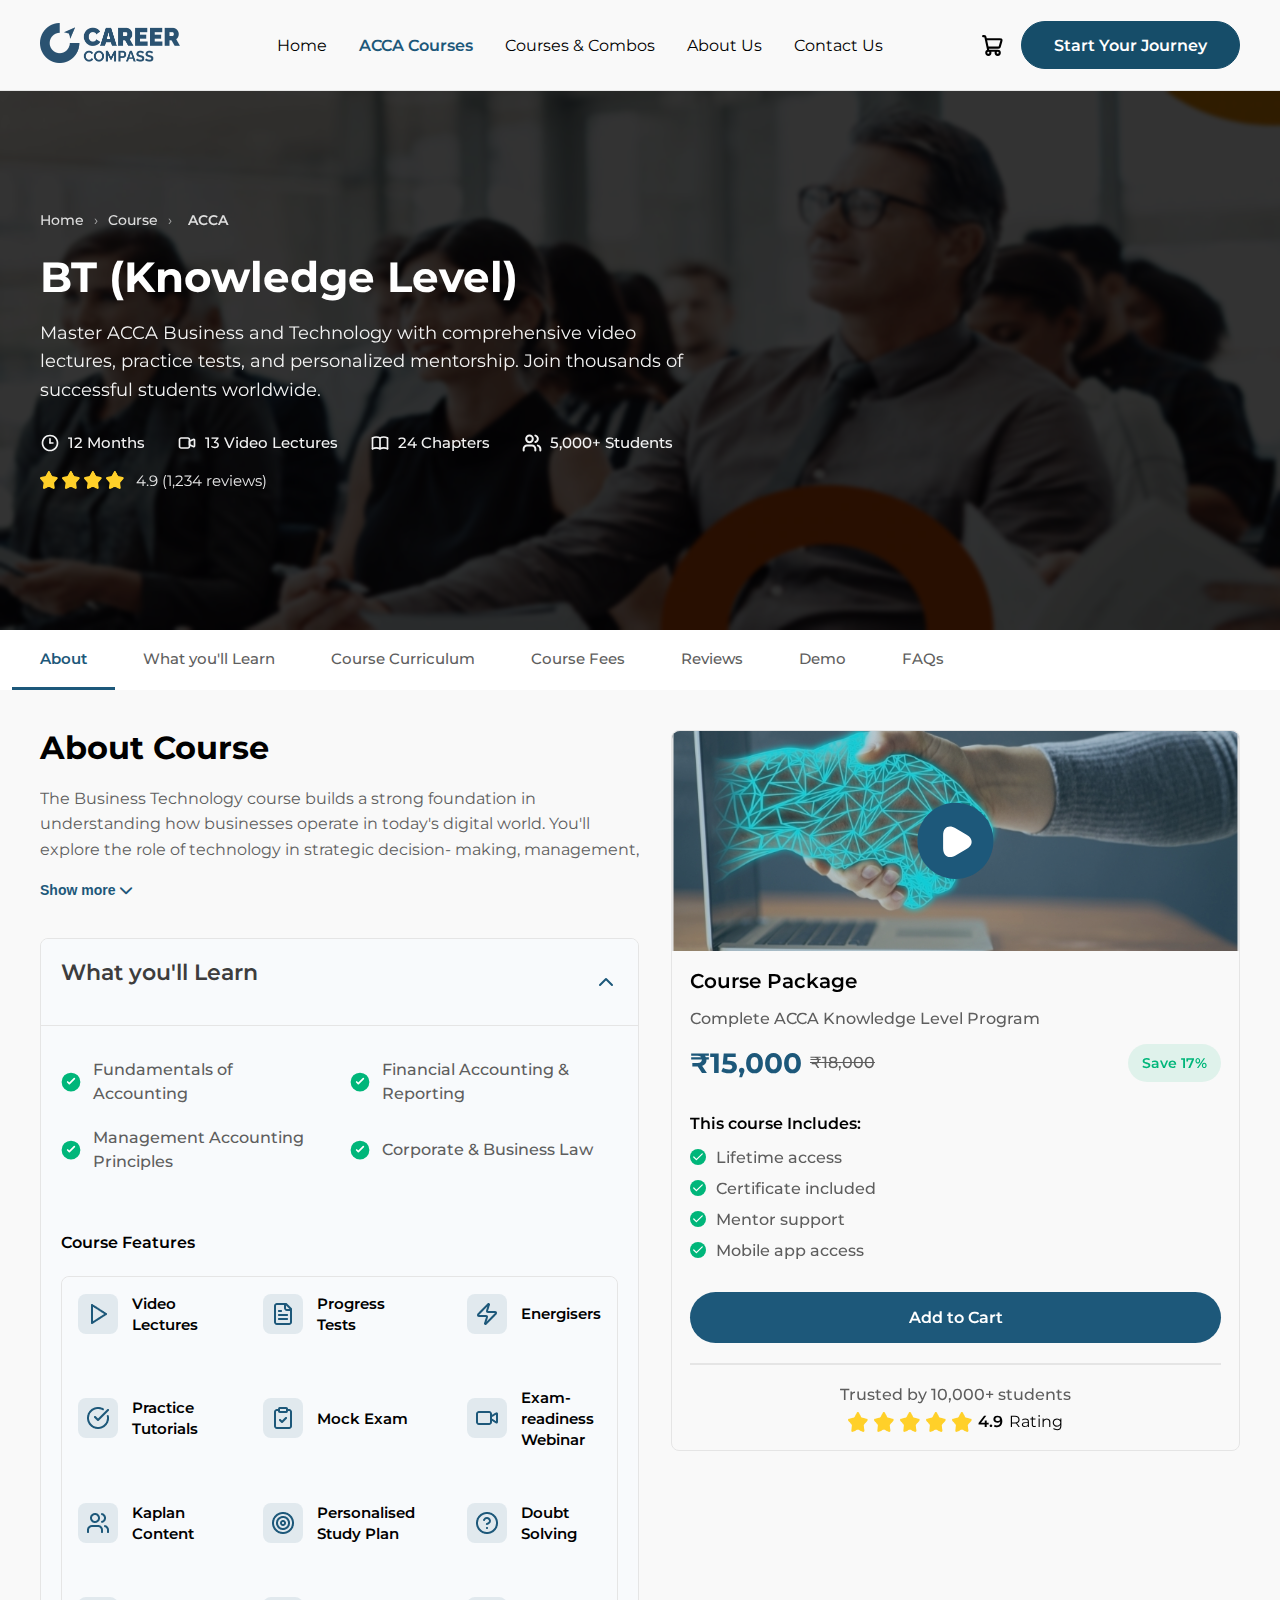
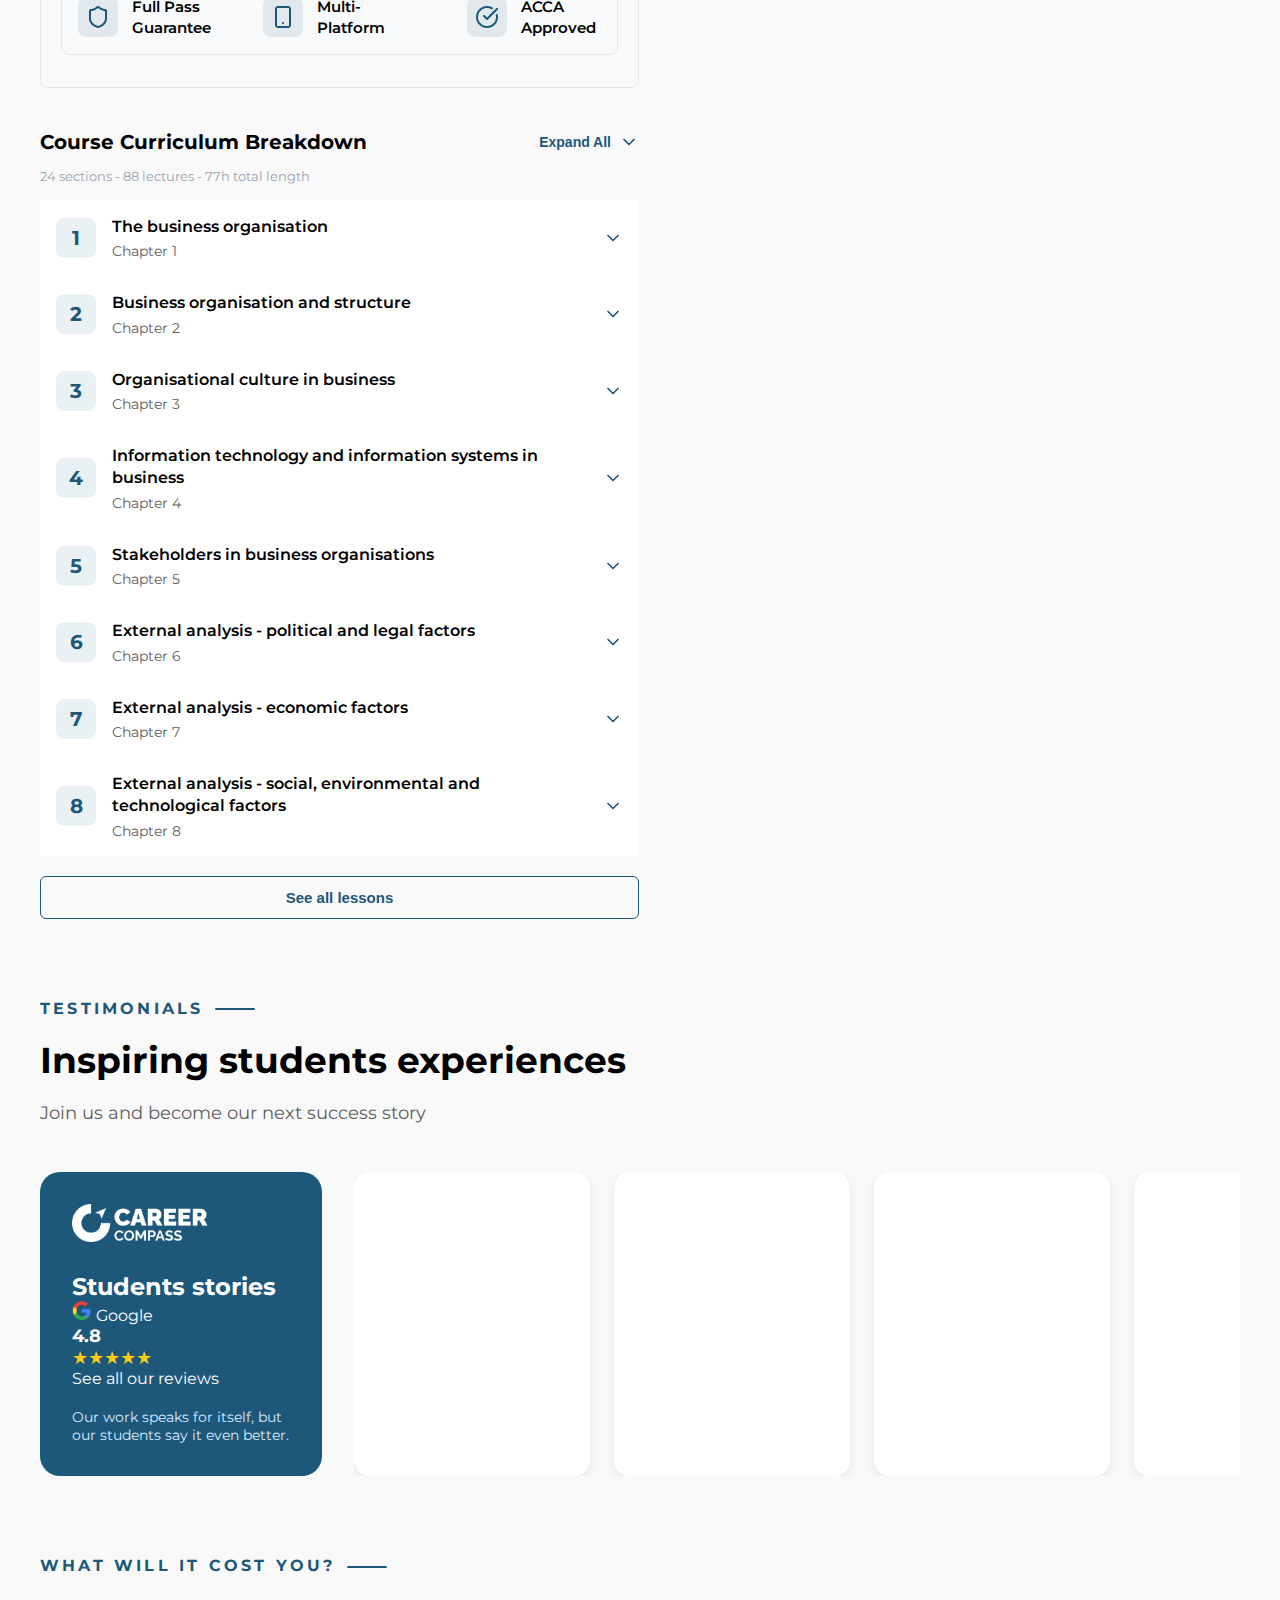
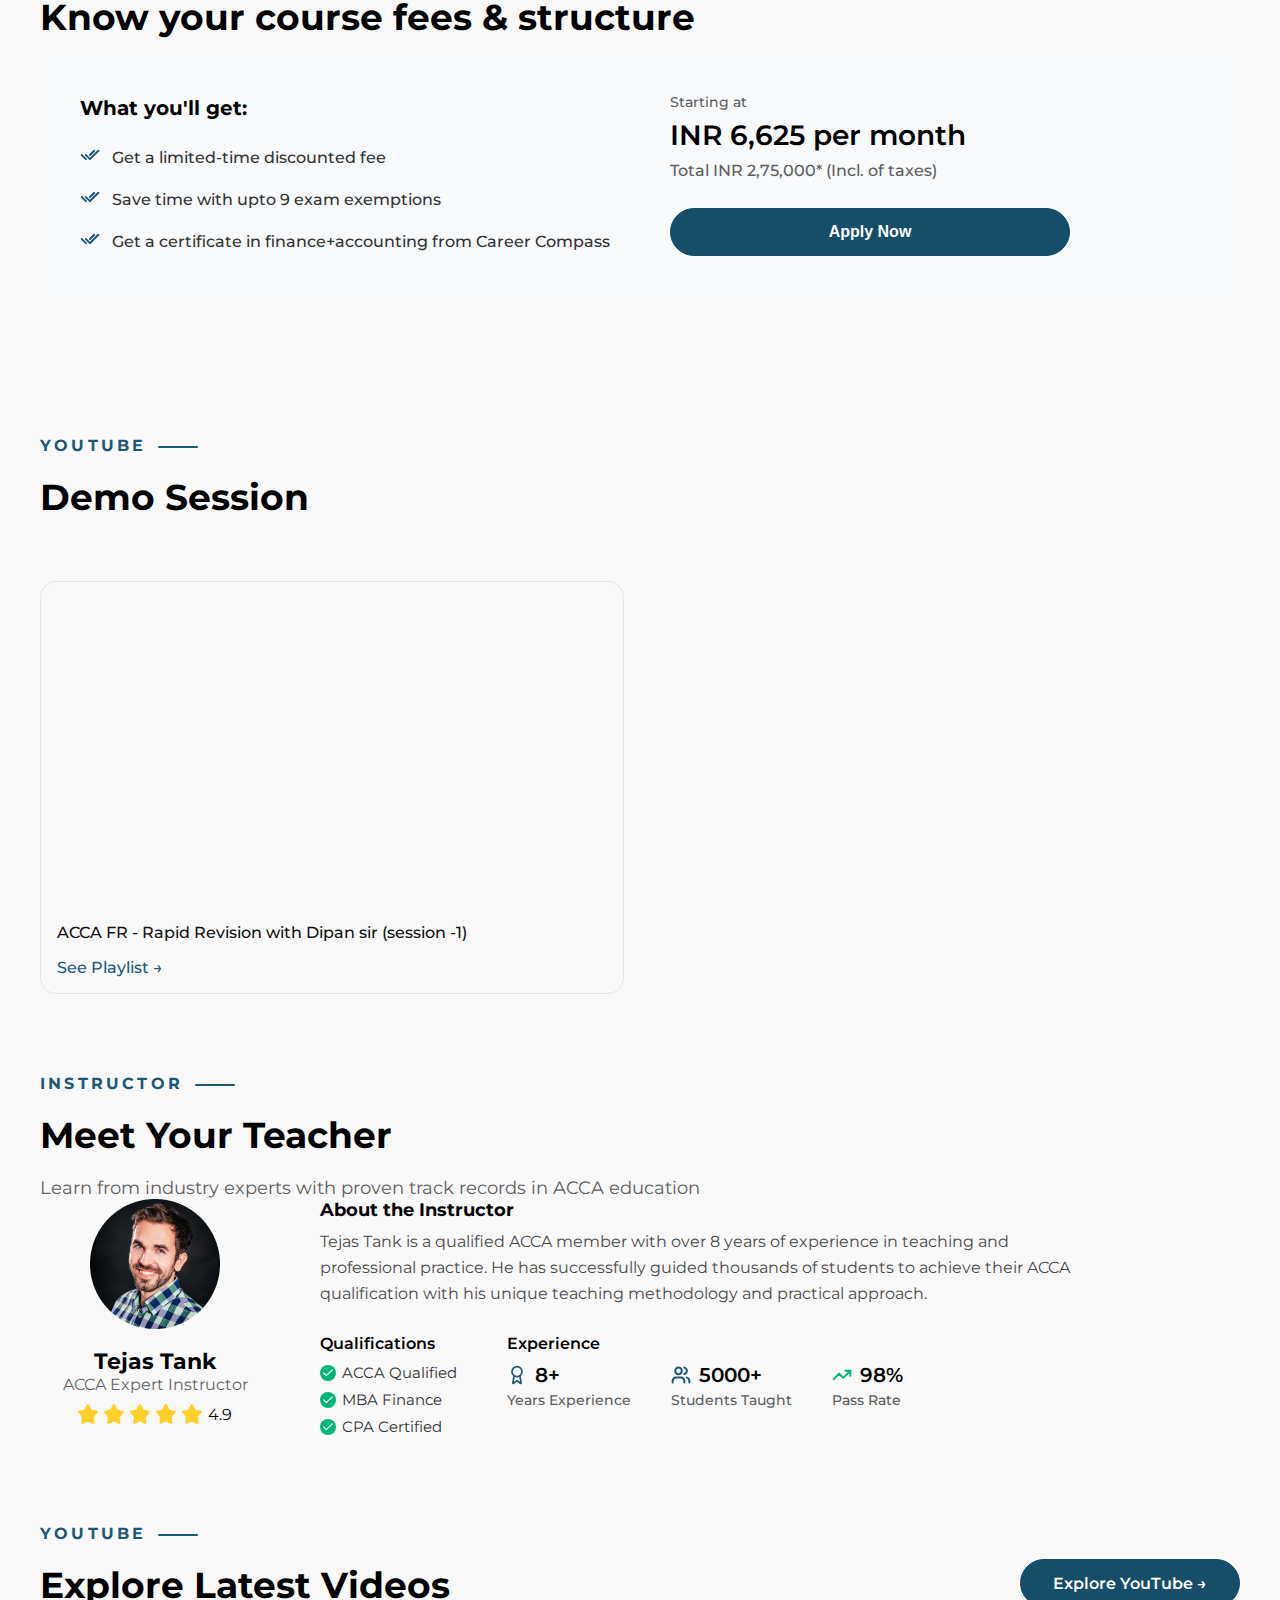
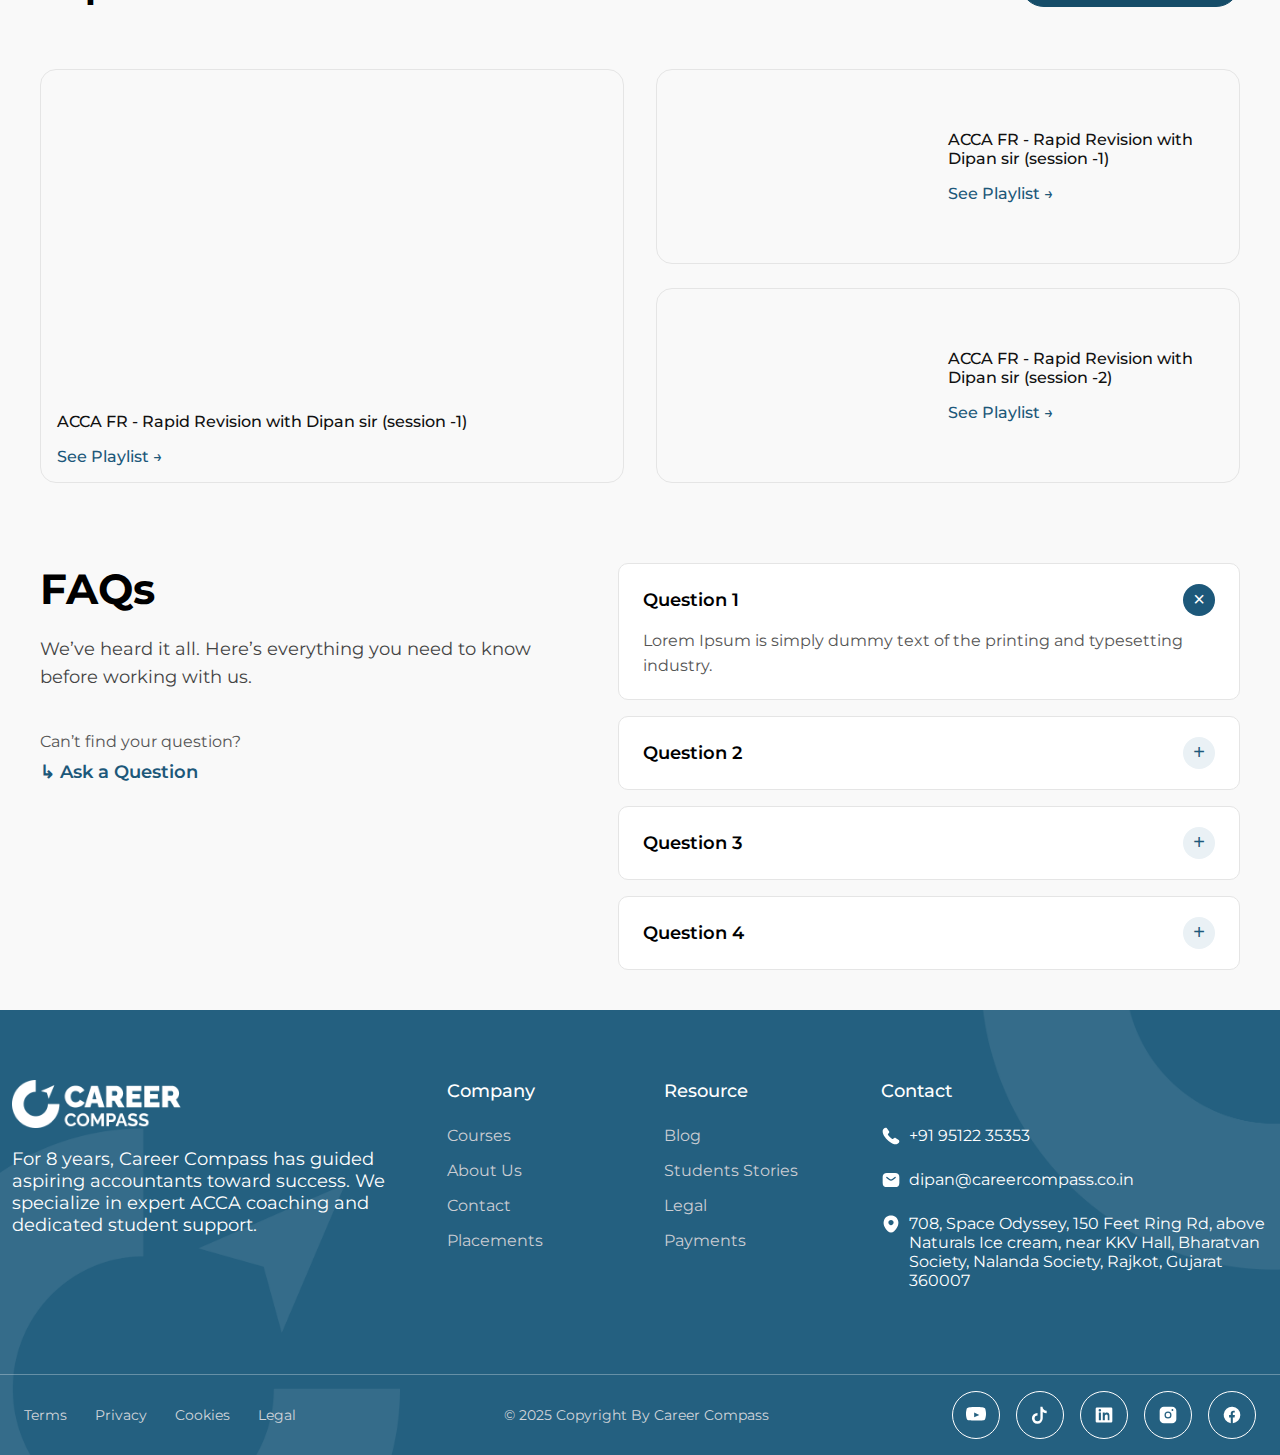
<file: course-detail-page.html>
<!DOCTYPE html>
<html lang="en">
  <head>
    <meta charset="UTF-8" />
    <meta name="viewport" content="width=device-width, initial-scale=1.0" />
    <title>Career Compass</title>
    <link rel="icon" type="image/png" href="./assets/images/favicon.png" />

    <link rel="stylesheet" href="style.css" />
    <link rel="preconnect" href="https://fonts.googleapis.com" />
    <link rel="preconnect" href="https://fonts.gstatic.com" crossorigin />
    <link
      href="https://fonts.googleapis.com/css2?family=Montserrat:ital,wght@0,100..900;1,100..900&display=swap"
      rel="stylesheet"
    />
    <link
      rel="stylesheet"
      href="https://cdn.jsdelivr.net/npm/swiper@11/swiper-bundle.min.css"
    />
    <link
      rel="stylesheet"
      href="https://cdnjs.cloudflare.com/ajax/libs/font-awesome/6.4.0/css/all.min.css"
    />
  </head>
  <body>
    <!-- Header -->
    <header class="header">
      <div class="header-container">
        <a href="index.html" title="Career Compass - Home">
          <img
            src="./assets/images/logo.png"
            alt="Career Compass Logo"
            class="logo"
          />
        </a>

        <nav id="navMenu" class="nav-menu" aria-label="Main Navigation">
          <a href="index.html" class="nav-link">Home</a>
          <a href="courses.html" class="nav-link nav-link-active"
            >ACCA Courses</a
          >
          <a href="combos.html" class="nav-link">Courses & Combos</a>
          <a href="about.html" class="nav-link">About Us</a>
          <a href="contact.html" class="nav-link">Contact Us</a>
        </nav>

        <div class="header-right">
          <div class="cart-icon">
            <svg
              width="25px"
              height="25px"
              viewBox="0 0 24 24"
              fill="none"
              xmlns="http://www.w3.org/2000/svg"
            >
              <path
                d="M17 17C15.8954 17 15 17.8954 15 19C15 20.1046 15.8954 21 17 21C18.1046 21 19 20.1046 19 19C19 17.8954 18.1046 17 17 17ZM17 17H9.29395C8.83288 17 8.60193 17 8.41211 16.918C8.24466 16.8456 8.09938 16.7291 7.99354 16.5805C7.8749 16.414 7.82719 16.1913 7.73274 15.7505L5.27148 4.26465C5.17484 3.81363 5.12587 3.58838 5.00586 3.41992C4.90002 3.27135 4.75477 3.15441 4.58732 3.08205C4.39746 3 4.16779 3 3.70653 3H3M6 6H18.8732C19.595 6 19.9555 6 20.1978 6.15036C20.41 6.28206 20.5653 6.48862 20.633 6.729C20.7104 7.00343 20.611 7.34996 20.411 8.04346L19.0264 12.8435C18.9068 13.2581 18.8469 13.465 18.7256 13.6189C18.6185 13.7547 18.4772 13.861 18.317 13.9263C18.1361 14 17.9211 14 17.4921 14H7.73047M8 21C6.89543 21 6 20.1046 6 19C6 17.8954 6.89543 17 8 17C9.10457 17 10 17.8954 10 19C10 20.1046 9.10457 21 8 21Z"
                stroke="#000000"
                stroke-width="2"
                stroke-linecap="round"
                stroke-linejoin="round"
              ></path>
            </svg>
          </div>

          <div class="auth-buttons">
            <a href="start.html" class="btn-primary">Start Your Journey</a>
          </div>

          <button id="menuToggle" class="menu-toggle" aria-label="Toggle Menu">
            <svg
              xmlns="http://www.w3.org/2000/svg"
              class="menu-icon"
              fill="none"
              viewBox="0 0 24 24"
              stroke="currentColor"
              stroke-width="2"
              stroke-linecap="round"
              stroke-linejoin="round"
            >
              <line x1="4" y1="6" x2="20" y2="6" />
              <line x1="4" y1="12" x2="20" y2="12" />
              <line x1="4" y1="18" x2="20" y2="18" />
            </svg>
          </button>
        </div>
      </div>

      <div id="mobileMenu" class="mobile-menu hidden">
        <a href="index.html" class="nav-link nav-link-active">Home</a>
        <a href="courses.html" class="nav-link">ACCA Courses</a>
        <a href="combos.html" class="nav-link">Courses & Combos</a>
        <a href="about.html" class="nav-link">About Us</a>
        <a href="contact.html" class="nav-link">Contact Us</a>
      </div>
    </header>

    <!-- ✅ HERO SECTION -->
    <section class="bt-hero-section">
      <div class="bt-hero-overlay"></div>

      <div class="bt-hero-container">
        <!-- Breadcrumb -->
        <div class="bt-breadcrumb">
          <a href="#">Home</a> <span>›</span> <a href="#">Course</a>
          <span>›</span>
          <span class="active">ACCA</span>
        </div>

        <!-- Heading -->
        <h1 class="bt-title">BT (Knowledge Level)</h1>
        <p class="bt-subtext">
          Master ACCA Business and Technology with comprehensive video lectures,
          practice tests, and personalized mentorship. Join thousands of
          successful students worldwide.
        </p>

        <!-- Stats Row -->
        <div class="bt-stats-wrapper">
          <div class="bt-stat">
            <img src="./assets/images/svg/clock.svg" alt="" width="24" height="24"/>
            12 Months
          </div>

          <div class="bt-stat">
            <img src="./assets/images/svg/video.svg" alt="" width="24" height="24"/>
            13 Video Lectures
          </div>

          <div class="bt-stat">
            <img src="./assets/images/svg/book.svg" alt="" width="24" height="24"/>
            24 Chapters
          </div>

          <div class="bt-stat">
            <img src="./assets/images/svg/users.svg" alt=""  width="24" height="24"/>
            5,000+ Students
          </div>
        </div>

        <!-- Rating -->
        <div class="bt-rating">
          <img src="./assets/images/icons/star.png" alt="" width="20" height="20"/>
          <img src="./assets/images/icons/star.png" alt="" width="20" height="20"/>
          <img src="./assets/images/icons/star.png" alt="" width="20" height="20"/>
          <img src="./assets/images/icons/star.png" alt="" width="20" height="20"/>
          <span>4.9 (1,234 reviews)</span>
        </div>
      </div>
    </section>

    <!-- ✅ Course Sections Navigation -->
    <section class="course-sections-nav">
      <div class="sections-container">
        <a href="#about" class="section-link active">About</a>
        <a href="#what-learn" class="section-link">What you'll Learn</a>
        <a href="#curriculum" class="section-link">Course Curriculum</a>
        <a href="#fees" class="section-link">Course Fees</a>
        <a href="#reviews" class="section-link">Reviews</a>
        <a href="#demo" class="section-link">Demo</a>
        <a href="#faqs" class="section-link">FAQs</a>
      </div>
    </section>

    <section class="section-wrapper" id="about">
      <div class="course-detail-container">
        <div class="left-section">
          <!-- About Course Section -->
          <div class="course-about">
            <h2 class="course-section-title">About Course</h2>
            <p class="course-section-text">
              The Business Technology course builds a strong foundation in
              understanding how businesses operate in today's digital world.
              You'll explore the role of technology in strategic decision-
              making, management, and performance measurement — helping you
              think like a future-ready professional.
            </p>
            <button class="show-more-btn">
              Show more
              <i class="fas fa-chevron-down"></i>
            </button>
          </div>

          <!-- What you'll Learn Section -->
          <div class="course-what-learn" id="what-learn">
            <div class="learn-header">
              <h3 class="course-subsection-title">What you'll Learn</h3>
              <svg
                class="chevron-icon"
                viewBox="0 0 24 24"
                fill="none"
                xmlns="http://www.w3.org/2000/svg"
              >
                <polyline
                  points="18 15 12 9 6 15"
                  stroke="#1d587a"
                  stroke-width="2"
                  stroke-linecap="round"
                  stroke-linejoin="round"
                />
              </svg>
            </div>
            <div class="learn-content">
              <div class="learn-grid">
                <div class="learn-item">
                  <svg
                    class="learn-icon"
                    viewBox="0 0 24 24"
                    fill="none"
                    xmlns="http://www.w3.org/2000/svg"
                  >
                    <circle
                      cx="12"
                      cy="12"
                      r="10"
                      stroke="#00b67a"
                      stroke-width="2.5"
                      fill="#00b67a"
                    />
                    <path
                      d="M8 12l2 2 6-6"
                      stroke="white"
                      stroke-width="2"
                      stroke-linecap="round"
                      stroke-linejoin="round"
                    />
                  </svg>
                  <span>Fundamentals of Accounting</span>
                </div>
                <div class="learn-item">
                  <svg
                    class="learn-icon"
                    viewBox="0 0 24 24"
                    fill="none"
                    xmlns="http://www.w3.org/2000/svg"
                  >
                    <circle
                      cx="12"
                      cy="12"
                      r="10"
                      stroke="#00b67a"
                      stroke-width="2.5"
                      fill="#00b67a"
                    />
                    <path
                      d="M8 12l2 2 6-6"
                      stroke="white"
                      stroke-width="2"
                      stroke-linecap="round"
                      stroke-linejoin="round"
                    />
                  </svg>
                  <span>Financial Accounting & Reporting</span>
                </div>
                <div class="learn-item">
                  <svg
                    class="learn-icon"
                    viewBox="0 0 24 24"
                    fill="none"
                    xmlns="http://www.w3.org/2000/svg"
                  >
                    <circle
                      cx="12"
                      cy="12"
                      r="10"
                      stroke="#00b67a"
                      stroke-width="2.5"
                      fill="#00b67a"
                    />
                    <path
                      d="M8 12l2 2 6-6"
                      stroke="white"
                      stroke-width="2"
                      stroke-linecap="round"
                      stroke-linejoin="round"
                    />
                  </svg>
                  <span>Management Accounting Principles</span>
                </div>
                <div class="learn-item">
                  <svg
                    class="learn-icon"
                    viewBox="0 0 24 24"
                    fill="none"
                    xmlns="http://www.w3.org/2000/svg"
                  >
                    <circle
                      cx="12"
                      cy="12"
                      r="10"
                      stroke="#00b67a"
                      stroke-width="2.5"
                      fill="#00b67a"
                    />
                    <path
                      d="M8 12l2 2 6-6"
                      stroke="white"
                      stroke-width="2"
                      stroke-linecap="round"
                      stroke-linejoin="round"
                    />
                  </svg>
                  <span>Corporate & Business Law</span>
                </div>
              </div>

              <!-- Course Features inside Learn Content -->
              <div class="course-features-inner">
                <h4 class="features-title-inner">Course Features</h4>
                <div class="features-grid-inner">
                  <div class="feature-item">
                    <div class="feature-icon-small">
                      <img src="./assets/images/courses/video.png" alt="" width="24" height="24"/>
                    </div>
                    <span>Video Lectures</span>
                  </div>
                  <div class="feature-item">
                    <div class="feature-icon-small">
                      <img src="./assets/images/courses/progress.png" alt="" width="24" height="24"/>
                    </div>
                    <span>Progress Tests</span>
                  </div>
                  <div class="feature-item">
                    <div class="feature-icon-small">
                      <img src="./assets/images/courses/energy.png" alt="" width="24" height="24"/>
                    </div>
                    <span>Energisers</span>
                  </div>
                  <div class="feature-item">
                    <div class="feature-icon-small">
                      <img src="./assets/images/courses/practice.png" alt="" width="24" height="24"/>
                    </div>
                    <span>Practice Tutorials</span>
                  </div>
                  <div class="feature-item">
                    <div class="feature-icon-small">
                     <img src="./assets/images/courses/mockExam.png" alt="" width="24" height="24"/>
                    </div>
                    <span>Mock Exam</span>
                  </div>
                  <div class="feature-item">
                    <div class="feature-icon-small">
                     <img src="./assets/images/courses/exam.png" alt="" width="24" height="24"/>
                    </div>
                    <span>Exam-readiness Webinar</span>
                  </div>
                  <div class="feature-item">
                    <div class="feature-icon-small">
                      <img src="./assets/images/courses/kaplan.png" alt="" width="24" height="24"/>
                    </div>
                    <span>Kaplan Content</span>
                  </div>
                  <div class="feature-item">
                    <div class="feature-icon-small">
                     <img src="./assets/images/courses/personalized.png" alt="" width="24" height="24"/>
                    </div>
                    <span>Personalised Study Plan</span>
                  </div>
                  <div class="feature-item">
                    <div class="feature-icon-small">
                      <img src="./assets/images/courses/doubt.png" alt="" width="24" height="24"/>
                    </div>
                    <span>Doubt Solving</span>
                  </div>
                  <div class="feature-item">
                    <div class="feature-icon-small">
                      <img src="./assets/images/courses/fullpass.png" alt="" width="24" height="24"/>
                    </div>
                    <span>Full Pass Guarantee</span>
                  </div>
                  <div class="feature-item">
                    <div class="feature-icon-small">
                      <img src="./assets/images/courses/multi.png" alt="" width="24" height="24"/>
                    </div>
                    <span>Multi-Platform</span>
                  </div>
                  <div class="feature-item">
                    <div class="feature-icon-small">
                      <img src="./assets/images/courses/practice.png" alt="" width="24" height="24"/>
                    </div>
                    <span>ACCA Approved</span>
                  </div>
                </div>
              </div>
            </div>
          </div>

          <!-- Course Curriculum Breakdown Section -->
          <div class="curriculum-breakdown" id="curriculum">
            <div class="curriculum-header">
              <h3 class="curriculum-title">Course Curriculum Breakdown</h3>
              <button class="curriculum-toggle-btn">
                <a href="#" class="expand-all">Expand All</a>
                <svg
                  class="expand-chevron"
                  viewBox="0 0 24 24"
                  fill="none"
                  xmlns="http://www.w3.org/2000/svg"
                >
                  <polyline
                    points="6 9 12 15 18 9"
                    stroke="#1d587a"
                    stroke-width="2"
                    stroke-linecap="round"
                    stroke-linejoin="round"
                  />
                </svg>
              </button>
            </div>
            <p class="curriculum-meta">
              24 sections - 88 lectures - 77h total length
            </p>
            <div class="curriculum-list">
              <div class="curriculum-item">
                <div class="item-header">
                  <span class="item-number">1</span>
                  <div class="item-title-section">
                    <h4 class="item-title">The business organisation</h4>
                    <p class="item-chapter">Chapter 1</p>
                  </div>
                  <svg
                    class="toggle-icon"
                    viewBox="0 0 24 24"
                    fill="none"
                    xmlns="http://www.w3.org/2000/svg"
                  >
                    <polyline
                      points="6 9 12 15 18 9"
                      stroke="#1d587a"
                      stroke-width="2"
                      stroke-linecap="round"
                      stroke-linejoin="round"
                    />
                  </svg>
                </div>
                <div class="item-content">
                  <p>
                    Master the fundamentals of business structure and
                    organizational frameworks. Learn how successful companies
                    build their foundation and establish operational excellence.
                  </p>
                  <div class="topics-covered">
                    <h5>Topics covered</h5>
                    <ul>
                      <li>
                        <svg
                          class="check-icon"
                          viewBox="0 0 24 24"
                          fill="none"
                          xmlns="http://www.w3.org/2000/svg"
                        >
                          <circle
                            cx="12"
                            cy="12"
                            r="10"
                            stroke="#00b67a"
                            stroke-width="2"
                          />
                          <path
                            d="M8 12l2 2 6-6"
                            stroke="#00b67a"
                            stroke-width="2"
                            stroke-linecap="round"
                            stroke-linejoin="round"
                          /></svg
                        >Business org. Session - 1 [Intro]
                      </li>
                      <li>
                        <svg
                          class="check-icon"
                          viewBox="0 0 24 24"
                          fill="none"
                          xmlns="http://www.w3.org/2000/svg"
                        >
                          <circle
                            cx="12"
                            cy="12"
                            r="10"
                            stroke="#00b67a"
                            stroke-width="2"
                          />
                          <path
                            d="M8 12l2 2 6-6"
                            stroke="#00b67a"
                            stroke-width="2"
                            stroke-linecap="round"
                            stroke-linejoin="round"
                          /></svg
                        >Business org. Complete
                      </li>
                    </ul>
                  </div>
                </div>
              </div>

              <div class="curriculum-item">
                <div class="item-header">
                  <span class="item-number">2</span>
                  <div class="item-title-section">
                    <h4 class="item-title">
                      Business organisation and structure
                    </h4>
                    <p class="item-chapter">Chapter 2</p>
                  </div>
                  <svg
                    class="toggle-icon"
                    viewBox="0 0 24 24"
                    fill="none"
                    xmlns="http://www.w3.org/2000/svg"
                  >
                    <polyline
                      points="6 9 12 15 18 9"
                      stroke="#1d587a"
                      stroke-width="2"
                      stroke-linecap="round"
                      stroke-linejoin="round"
                    />
                  </svg>
                </div>
              </div>

              <div class="curriculum-item">
                <div class="item-header">
                  <span class="item-number">3</span>
                  <div class="item-title-section">
                    <h4 class="item-title">
                      Organisational culture in business
                    </h4>
                    <p class="item-chapter">Chapter 3</p>
                  </div>
                  <svg
                    class="toggle-icon"
                    viewBox="0 0 24 24"
                    fill="none"
                    xmlns="http://www.w3.org/2000/svg"
                  >
                    <polyline
                      points="6 9 12 15 18 9"
                      stroke="#1d587a"
                      stroke-width="2"
                      stroke-linecap="round"
                      stroke-linejoin="round"
                    />
                  </svg>
                </div>
              </div>

              <div class="curriculum-item">
                <div class="item-header">
                  <span class="item-number">4</span>
                  <div class="item-title-section">
                    <h4 class="item-title">
                      Information technology and information systems in business
                    </h4>
                    <p class="item-chapter">Chapter 4</p>
                  </div>
                  <svg
                    class="toggle-icon"
                    viewBox="0 0 24 24"
                    fill="none"
                    xmlns="http://www.w3.org/2000/svg"
                  >
                    <polyline
                      points="6 9 12 15 18 9"
                      stroke="#1d587a"
                      stroke-width="2"
                      stroke-linecap="round"
                      stroke-linejoin="round"
                    />
                  </svg>
                </div>
              </div>

              <div class="curriculum-item">
                <div class="item-header">
                  <span class="item-number">5</span>
                  <div class="item-title-section">
                    <h4 class="item-title">
                      Stakeholders in business organisations
                    </h4>
                    <p class="item-chapter">Chapter 5</p>
                  </div>
                  <svg
                    class="toggle-icon"
                    viewBox="0 0 24 24"
                    fill="none"
                    xmlns="http://www.w3.org/2000/svg"
                  >
                    <polyline
                      points="6 9 12 15 18 9"
                      stroke="#1d587a"
                      stroke-width="2"
                      stroke-linecap="round"
                      stroke-linejoin="round"
                    />
                  </svg>
                </div>
              </div>

              <div class="curriculum-item">
                <div class="item-header">
                  <span class="item-number">6</span>
                  <div class="item-title-section">
                    <h4 class="item-title">
                      External analysis - political and legal factors
                    </h4>
                    <p class="item-chapter">Chapter 6</p>
                  </div>
                  <svg
                    class="toggle-icon"
                    viewBox="0 0 24 24"
                    fill="none"
                    xmlns="http://www.w3.org/2000/svg"
                  >
                    <polyline
                      points="6 9 12 15 18 9"
                      stroke="#1d587a"
                      stroke-width="2"
                      stroke-linecap="round"
                      stroke-linejoin="round"
                    />
                  </svg>
                </div>
              </div>

              <div class="curriculum-item">
                <div class="item-header">
                  <span class="item-number">7</span>
                  <div class="item-title-section">
                    <h4 class="item-title">
                      External analysis - economic factors
                    </h4>
                    <p class="item-chapter">Chapter 7</p>
                  </div>
                  <svg
                    class="toggle-icon"
                    viewBox="0 0 24 24"
                    fill="none"
                    xmlns="http://www.w3.org/2000/svg"
                  >
                    <polyline
                      points="6 9 12 15 18 9"
                      stroke="#1d587a"
                      stroke-width="2"
                      stroke-linecap="round"
                      stroke-linejoin="round"
                    />
                  </svg>
                </div>
              </div>

              <div class="curriculum-item">
                <div class="item-header">
                  <span class="item-number">8</span>
                  <div class="item-title-section">
                    <h4 class="item-title">
                      External analysis - social, environmental and
                      technological factors
                    </h4>
                    <p class="item-chapter">Chapter 8</p>
                  </div>
                  <svg
                    class="toggle-icon"
                    viewBox="0 0 24 24"
                    fill="none"
                    xmlns="http://www.w3.org/2000/svg"
                  >
                    <polyline
                      points="6 9 12 15 18 9"
                      stroke="#1d587a"
                      stroke-width="2"
                      stroke-linecap="round"
                      stroke-linejoin="round"
                    />
                  </svg>
                </div>
              </div>
            </div>
            <button class="see-all-lessons">See all lessons</button>
          </div>
        </div>
        <div class="right-section">
          <div class="video-img">
            <img src="./assets/images/icons/video.svg" />
          </div>
          <div class="course-video-info">
            <div class="top-section">
              <div class="course-details">
                <div class="course-title">Course Package</div>
                <div class="course-desc">
                  Complete ACCA Knowledge Level Program
                </div>
                <div class="course-prices">
                  <div class="course-price">
                    <div class="discounted-price">₹15,000</div>
                    <div class="actual-price">₹18,000</div>
                  </div>
                  <div class="save-percentage">Save 17%</div>
                </div>
              </div>

              <ul class="package-features">
                <div class="course-includes">This course Includes:</div>
                <li class="package-feature">
                  <img src="./assets/images/icons/check.svg" /> Lifetime access
                </li>
                <li class="package-feature">
                  <img src="./assets/images/icons/check.svg" /> Certificate
                  included
                </li>
                <li class="package-feature">
                  <img src="./assets/images/icons/check.svg" /> Mentor support
                </li>
                <li class="package-feature">
                  <img src="./assets/images/icons/check.svg" /> Mobile app
                  access
                </li>
              </ul>
              <div class="add-to-cart">Add to Cart</div>
            </div>
            <div class="divider"></div>
            <div class="bottom-section">
              <h4>Trusted by 10,000+ students</h4>
              <div class="course-rating">
                <img src="./assets/images/icons/star.png" />
                <img src="./assets/images/icons/star.png" />
                <img src="./assets/images/icons/star.png" />
                <img src="./assets/images/icons/star.png" />
                <img src="./assets/images/icons/star.png" />
                <span>4.9</span>Rating
              </div>
            </div>
          </div>
        </div>
      </div>
    </section>

    <!-- Testimonials -->
    <section class="section-wrapper" id="reviews">
      <div class="section-subtitle-wrapper">
        <h4 class="section-subtitle">TESTIMONIALS</h4>
        <span class="subtitle-line"></span>
      </div>

      <div class="section-header">
        <div>
          <h2 class="section-title">Inspiring students experiences</h2>
          <p class="section-description">
            Join us and become our next success story
          </p>
        </div>
      </div>

      <div class="testimonial-wrapper">
        <div class="info-card">
          <div class="info-content">
            <img
              src="../assets/images/logo-white.png"
              alt="Career Compass"
              class="career-logo"
            />
            <h3>Students stories</h3>
            <div>
              <div>
                <img
                  src="../assets/images/google.png"
                  alt="Google"
                  class="google-icon"
                />
                <span>Google</span>
              </div>
              <div>
                <span class="score">4.8</span>
                <span class="stars">★★★★★</span>
              </div>
              <div>
                <p>See all our reviews</p>
              </div>
            </div>
            <div>
              <p class="info-text">
                Our work speaks for itself, but our students say it even better.
              </p>
            </div>
          </div>
        </div>

        <!-- Swiper Carousel -->
        <div class="swiper mySwiper">
          <div class="swiper-wrapper">
            <div class="swiper-slide">
              <div class="testimonial-card">
                <iframe
                  class="youtube-iframe"
                  src="https://www.youtube.com/embed/neZwUtlSZZ4?autoplay=0&mute=0&modestbranding=1&rel=0"
                  title="YouTube Shorts"
                  frameborder="0"
                  allow="accelerometer; autoplay; clipboard-write; encrypted-media; gyroscope; picture-in-picture"
                  allowfullscreen
                ></iframe>
              </div>
            </div>
            <div class="swiper-slide">
              <div class="testimonial-card">
                <iframe
                  class="youtube-iframe"
                  src="https://www.youtube.com/embed/neZwUtlSZZ4?autoplay=0&mute=0&modestbranding=1&rel=0"
                  title="YouTube Shorts"
                  frameborder="0"
                  allow="accelerometer; autoplay; clipboard-write; encrypted-media; gyroscope; picture-in-picture"
                  allowfullscreen
                ></iframe>
              </div>
            </div>
            <div class="swiper-slide">
              <div class="testimonial-card">
                <iframe
                  class="youtube-iframe"
                  src="https://www.youtube.com/embed/neZwUtlSZZ4?autoplay=0&mute=0&modestbranding=1&rel=0"
                  title="YouTube Shorts"
                  frameborder="0"
                  allow="accelerometer; autoplay; clipboard-write; encrypted-media; gyroscope; picture-in-picture"
                  allowfullscreen
                ></iframe>
              </div>
            </div>
            <div class="swiper-slide">
              <div class="testimonial-card">
                <iframe
                  class="youtube-iframe"
                  src="https://www.youtube.com/embed/neZwUtlSZZ4?autoplay=0&mute=0&modestbranding=1&rel=0"
                  title="YouTube Shorts"
                  frameborder="0"
                  allow="accelerometer; autoplay; clipboard-write; encrypted-media; gyroscope; picture-in-picture"
                  allowfullscreen
                ></iframe>
              </div>
            </div>
          </div>
        </div>
      </div>
    </section>

     <!-- Course Fees Section -->
    <section class="section-wrapper" id="fees">
      <div class="section-subtitle-wrapper">
        <h4 class="section-subtitle">WHAT WILL IT COST YOU?</h4>
        <span class="subtitle-line"></span>
      </div>
      <div class="section-header">
        <h2 class="section-title">Know your course fees & structure</h2>
      </div>

      <div class="pricing-content">
        <div class="pricing-left">
          <h3 class="pricing-what-title">What you'll get:</h3>
          <ul class="pricing-benefits">
            <li>
              <img src="./assets/images/courses/doubletick.png" alt="" width="20" height="20"/>
              <span>Get a limited-time discounted fee</span>
            </li>
            <li>
             <img src="./assets/images/courses/doubletick.png" alt="" width="20" height="20"/>
              <span>Save time with upto 9 exam exemptions</span>
            </li>
            <li>
              <img src="./assets/images/courses/doubletick.png" alt="" width="20" height="20"/>
              <span
                >Get a certificate in finance+accounting from Career
                Compass</span
              >
            </li>
          </ul>
        </div>

        <div class="pricing-right">
          <p class="pricing-label">Starting at</p>
          <h3 class="pricing-amount">INR 6,625 per month</h3>
          <p class="pricing-total">Total INR 2,75,000* (Incl. of taxes)</p>
          <button class="btn-primary pricing-btn">Apply Now</button>
        </div>
      </div>
    </section>
    
    <section class="section-wrapper" id="demo">
      <div class="section-subtitle-wrapper">
        <h4 class="section-subtitle">YOUTUBE</h4>
        <span class="subtitle-line"></span>
      </div>
      <div class="section-header">
        <div>
          <h2 class="section-title">Demo Session</h2>
        </div>
      </div>
      <div class="youtube-grid">
        <div class="youtube-left">
          <div class="youtube-card">
            <iframe
              class="youtube-iframe"
              src="https://www.youtube.com/embed/j2JXwvrDU8E?rel=0&modestbranding=1&controls=1"
              title="YouTube video player"
              frameborder="0"
              allow="accelerometer; autoplay; clipboard-write; encrypted-media; gyroscope; picture-in-picture; web-share"
              allowfullscreen
            ></iframe>
            <div class="youtube-info">
              <p class="youtube-text">
                ACCA FR - Rapid Revision with Dipan sir (session -1)
              </p>
              <p class="youtube-link">See Playlist →</p>
            </div>
          </div>
        </div>
      </div>
    </section>

     <section class="section-wrapper" id="what-learn">
      <div class="container-instructor">
        <div class="section-subtitle-wrapper">
          <h4 class="section-subtitle">INSTRUCTOR</h4>
          <span class="subtitle-line"></span>
        </div>
        <div class="section-header">
          <div>
            <h2 class="section-title">Meet Your Teacher</h2>
            <p class="section-description">
              Learn from industry experts with proven track records in ACCA
              education
            </p>
          </div>
        </div>

        <div class="instructor-wrapper">
          <!-- Left: Instructor Image + Name + Rating -->
          <div class="instructor-left">
            <img
              src="./assets/images/instructor/instructor.png"
              alt="Tejas Tank"
              class="teacher-img"
            />

            <h4 class="teacher-name">Tejas Tank</h4>
            <p class="teacher-role">ACCA Expert Instructor</p>

            <div class="teacher-rating">
              <img src="./assets/images/icons/star.png" />
              <img src="./assets/images/icons/star.png" />
              <img src="./assets/images/icons/star.png" />
              <img src="./assets/images/icons/star.png" />
              <img src="./assets/images/icons/star.png" />
              <span>4.9</span>
            </div>
          </div>

          <!-- Right: Instructor Details -->
          <div class="instructor-right">
            <h4 class="about-title">About the Instructor</h4>
            <p class="about-text">
              Tejas Tank is a qualified ACCA member with over 8 years of
              experience in teaching and<br/> professional practice. He has
              successfully guided thousands of students to achieve their ACCA <br/>
              qualification with his unique teaching methodology and practical
              approach.
            </p>

            <div class="instructor-stats">
              <div class="inst-column">
                <h4>Qualifications</h4>
                <p>
                  <img src="./assets/images/icons/check.svg" /> ACCA Qualified
                </p>
                <p><img src="./assets/images/icons/check.svg" /> MBA Finance</p>
                <p>
                  <img src="./assets/images/icons/check.svg" /> CPA Certified
                </p>
              </div>

              <div class="inst-column">
                <h4>Experience</h4>
                <div class="experience-column">
                  <div class="experience-item">
                    <div class="experience-heading">
                      <img src="./assets/images/icons/badge.svg" />
                      <span>8+</span>
                    </div>
                    <div class="experience-desc">Years Experience</div>
                  </div>
                  <div class="experience-item">
                    <div class="experience-heading">
                      <img src="./assets/images/icons/users.svg" />
                      <span>5000+</span>
                    </div>
                    <div class="experience-desc">Students Taught</div>
                  </div>
                  <div class="experience-item">
                    <div class="experience-heading">
                      <img src="./assets/images/icons/growth.svg" />
                      <span>98%</span>
                    </div>
                    <div class="experience-desc">Pass Rate</div>
                  </div>
                </div>
              </div>
            </div>
          </div>
        </div>
      </div>
    </section>

    <!-- Youtube -->
    <section class="section-wrapper" id="demo">
      <div class="section-subtitle-wrapper">
        <h4 class="section-subtitle">YOUTUBE</h4>
        <span class="subtitle-line"></span>
      </div>
      <div class="section-header">
        <div>
          <h2 class="section-title">Explore Latest Videos</h2>
        </div>
        <div>
          <a href="#" class="btn-primary">Explore YouTube →</a>
        </div>
      </div>
      <div class="youtube-grid">
        <div class="youtube-left">
          <div class="youtube-card">
            <iframe
              class="youtube-iframe"
              src="https://www.youtube.com/embed/j2JXwvrDU8E?rel=0&modestbranding=1&controls=1"
              title="YouTube video player"
              frameborder="0"
              allow="accelerometer; autoplay; clipboard-write; encrypted-media; gyroscope; picture-in-picture; web-share"
              allowfullscreen
            ></iframe>
            <div class="youtube-info">
              <p class="youtube-text">
                ACCA FR - Rapid Revision with Dipan sir (session -1)
              </p>
              <p class="youtube-link">See Playlist →</p>
            </div>
          </div>
        </div>

        <div class="youtube-right">
          <div class="youtube-box">
            <div class="youtube-video">
              <iframe
                class="youtube-iframe"
                src="https://www.youtube.com/embed/j2JXwvrDU8E?rel=0&modestbranding=1&controls=1"
                title="YouTube video player"
                frameborder="0"
                allow="accelerometer; autoplay; clipboard-write; encrypted-media; gyroscope; picture-in-picture; web-share"
                allowfullscreen
              ></iframe>
            </div>
            <div class="youtube-desc">
              <p class="youtube-text">
                ACCA FR - Rapid Revision with Dipan sir (session -1)
              </p>
              <a href="#" class="youtube-link">See Playlist →</a>
            </div>
          </div>

          <div class="youtube-box">
            <div class="youtube-video">
              <iframe
                class="youtube-iframe"
                src="https://www.youtube.com/embed/j2JXwvrDU8E?rel=0&modestbranding=1&controls=1"
                title="YouTube video player"
                frameborder="0"
                allow="accelerometer; autoplay; clipboard-write; encrypted-media; gyroscope; picture-in-picture; web-share"
                allowfullscreen
              ></iframe>
            </div>
            <div class="youtube-desc">
              <p class="youtube-text">
                ACCA FR - Rapid Revision with Dipan sir (session -2)
              </p>
              <a href="#" class="youtube-link">See Playlist →</a>
            </div>
          </div>
        </div>
      </div>
    </section>

   

    <!-- FAQ -->
    <section class="section-wrapper" id="faqs">
      <div class="faq-container">
        <div class="faq-left">
          <h2 class="faq-title">FAQs</h2>
          <p class="faq-desc">
            We’ve heard it all. Here’s everything you need to know before
            working with us.
          </p>

          <div class="ask-question">
            <p>Can’t find your question?</p>
            <a href="#" class="ask-link">↳ Ask a Question</a>
          </div>
        </div>

        <div class="faq-right">
          <div class="faq-item active">
            <div class="faq-header">
              <h3>Question 1</h3>
              <button class="toggle-btn">×</button>
            </div>
            <div class="faq-body">
              <p>
                Lorem Ipsum is simply dummy text of the printing and typesetting
                industry.
              </p>
            </div>
          </div>

          <div class="faq-item">
            <div class="faq-header">
              <h3>Question 2</h3>
              <button class="toggle-btn">+</button>
            </div>
            <div class="faq-body">
              <p>
                Lorem Ipsum is simply dummy text of the printing and typesetting
                industry.
              </p>
            </div>
          </div>

          <div class="faq-item">
            <div class="faq-header">
              <h3>Question 3</h3>
              <button class="toggle-btn">+</button>
            </div>
            <div class="faq-body">
              <p>
                Lorem Ipsum is simply dummy text of the printing and typesetting
                industry.
              </p>
            </div>
          </div>

          <div class="faq-item">
            <div class="faq-header">
              <h3>Question 4</h3>
              <button class="toggle-btn">+</button>
            </div>
            <div class="faq-body">
              <p>
                Lorem Ipsum is simply dummy text of the printing and typesetting
                industry.
              </p>
            </div>
          </div>
        </div>
      </div>
    </section>

    <!-- Footer -->
    <footer class="footer">
      <!-- Background decorative images -->
      <img
        src="../assets/images/footer/vector1.png"
        alt=""
        class="footer-vector footer-vector-left"
      />
      <img
        src="../assets/images/footer/vector2.png"
        alt=""
        class="footer-vector footer-vector-right"
      />

      <div class="footer-container">
        <div class="footer-col-1">
          <img
            src="../assets/images/logo-white.png"
            alt="Career Compass Logo"
            class="footer-logo"
          />
          <p class="footer-text">
            For 8 years, Career Compass has guided aspiring accountants toward
            success. We specialize in expert ACCA coaching and dedicated student
            support.
          </p>
        </div>

        <div class="footer-col-2">
          <h3 class="footer-heading">Company</h3>
          <ul class="footer-links">
            <li><a href="#">Courses</a></li>
            <li><a href="#">About Us</a></li>
            <li><a href="#">Contact</a></li>
            <li><a href="#">Placements</a></li>
          </ul>
        </div>

        <div class="footer-col-3">
          <h3 class="footer-heading">Resource</h3>
          <ul class="footer-links">
            <li><a href="#">Blog</a></li>
            <li><a href="#">Students Stories</a></li>
            <li><a href="#">Legal</a></li>
            <li><a href="#">Payments</a></li>
          </ul>
        </div>

        <div class="footer-col-4">
          <h3 class="footer-heading">Contact</h3>
          <ul class="footer-contact">
            <li>
              <img src="../assets/images/footer/call.svg" alt="phone" />
              <span>+91 95122 35353</span>
            </li>
            <li>
              <img src="../assets/images/footer/sms.svg" alt="email" />
              <span>dipan@careercompass.co.in</span>
            </li>
            <li>
              <img src="../assets/images/footer/location.svg" alt="address" />
              <span>
                708, Space Odyssey, 150 Feet Ring Rd, above Naturals Ice cream,
                near KKV Hall, Bharatvan Society, Nalanda Society, Rajkot,
                Gujarat 360007
              </span>
            </li>
          </ul>
        </div>
      </div>

      <!-- Bottom Bar -->
      <div class="footer-bottom">
        <div class="footer-bottom-container">
          <div class="footer-bottom-links">
            <a href="#">Terms</a>
            <a href="#">Privacy</a>
            <a href="#">Cookies</a>
            <a href="#">Legal</a>
          </div>
          <p class="footer-copy">© 2025 Copyright By Career Compass</p>
          <div class="footer-socials">
            <!-- YouTube -->
            <a href="#" class="footer-icon">
              <svg xmlns="http://www.w3.org/2000/svg" viewBox="0 0 24 24">
                <path
                  d="M23.5 6.2s-.2-1.6-.8-2.3c-.8-.9-1.7-.9-2.1-1C17.6 2.5 12 2.5 12 2.5h-.1s-5.6 0-8.6.4c-.4.1-1.3.1-2.1 1C.7 4.6.5 6.2.5 6.2S0 8 0 9.8v1.6c0 1.8.5 3.6.5 3.6s.2 1.6.8 2.3c.8.9 1.9.9 2.4 1 1.7.2 7.2.4 8.3.4s8.6 0 8.6-.4c.4-.1 1.3-.1 2.1-1 .6-.7.8-2.3.8-2.3s.5-1.8.5-3.6V9.8c0-1.8-.5-3.6-.5-3.6zM9.8 14.8V8.9l6.2 3-6.2 2.9z"
                />
              </svg>
            </a>

            <!-- TikTok -->
            <a href="#" class="footer-icon">
              <svg xmlns="http://www.w3.org/2000/svg" viewBox="0 0 24 24">
                <path
                  d="M12 2h3a5 5 0 005 5v3c-1.7 0-3.3-.5-4.7-1.5v7.5a6.5 6.5 0 11-6.5-6.5h.2v3a3.5 3.5 0 103.5 3.5V2z"
                />
              </svg>
            </a>

            <!-- LinkedIn -->
            <a href="#" class="footer-icon">
              <svg xmlns="http://www.w3.org/2000/svg" viewBox="0 0 24 24">
                <path
                  d="M20.5 3h-17A1.5 1.5 0 002 4.5v15A1.5 1.5 0 003.5 21h17a1.5 1.5 0 001.5-1.5v-15A1.5 1.5 0 0020.5 3zM8.3 18.4H5.8V9h2.5v9.4zM7 7.7a1.5 1.5 0 110-3 1.5 1.5 0 010 3zm12 10.7h-2.5v-4.6c0-1.1 0-2.5-1.6-2.5s-1.9 1.2-1.9 2.4v4.7h-2.5V9h2.4v1.3h.1c.3-.6 1.2-1.3 2.4-1.3 2.6 0 3.1 1.7 3.1 4v5.4z"
                />
              </svg>
            </a>

            <!-- Instagram -->
            <a href="#" class="footer-icon">
              <svg xmlns="http://www.w3.org/2000/svg" viewBox="0 0 24 24">
                <path
                  d="M7 2h10a5 5 0 015 5v10a5 5 0 01-5 5H7a5 5 0 01-5-5V7a5 5 0 015-5zm5 5.8a4.2 4.2 0 100 8.4 4.2 4.2 0 000-8.4zm0 6.9a2.7 2.7 0 110-5.4 2.7 2.7 0 010 5.4zm5.3-7.6a1.1 1.1 0 100-2.2 1.1 1.1 0 000 2.2z"
                />
              </svg>
            </a>

            <!-- Facebook -->
            <a href="#" class="footer-icon">
              <svg xmlns="http://www.w3.org/2000/svg" viewBox="0 0 24 24">
                <path
                  d="M22 12a10 10 0 10-11.5 9.9v-7h-2v-3h2v-2c0-2 1.2-3.1 3-3.1.9 0 1.8.2 1.8.2v2h-1c-1 0-1.3.6-1.3 1.2v1.7h2.5l-.4 3h-2.1v7A10 10 0 0022 12z"
                />
              </svg>
            </a>
          </div>
        </div>
      </div>
    </footer>

    <script src="script.js"></script>
    <script src="https://cdn.jsdelivr.net/npm/swiper@11/swiper-bundle.min.js"></script>
    <script>
      var swiper = new Swiper(".mySwiper", {
        slidesPerView: 3,
        spaceBetween: 24,
        loop: true,
        autoplay: { delay: 3000 },
        breakpoints: {
          0: { slidesPerView: 1 },
          768: { slidesPerView: 2 },
          1024: { slidesPerView: 3.5 },
        },
      });
    </script>

    <script>
      const items = document.querySelectorAll(".faq-item");

      items.forEach((item) => {
        const button = item.querySelector(".toggle-btn");

        button.addEventListener("click", () => {
          const isActive = item.classList.contains("active");

          // close all
          items.forEach((i) => {
            i.classList.remove("active");
            i.querySelector(".toggle-btn").textContent = "+";
          });

          // open the clicked one
          if (!isActive) {
            item.classList.add("active");
            button.textContent = "×";
          }
        });
      });
    </script>
  </body>
</html>
</file>
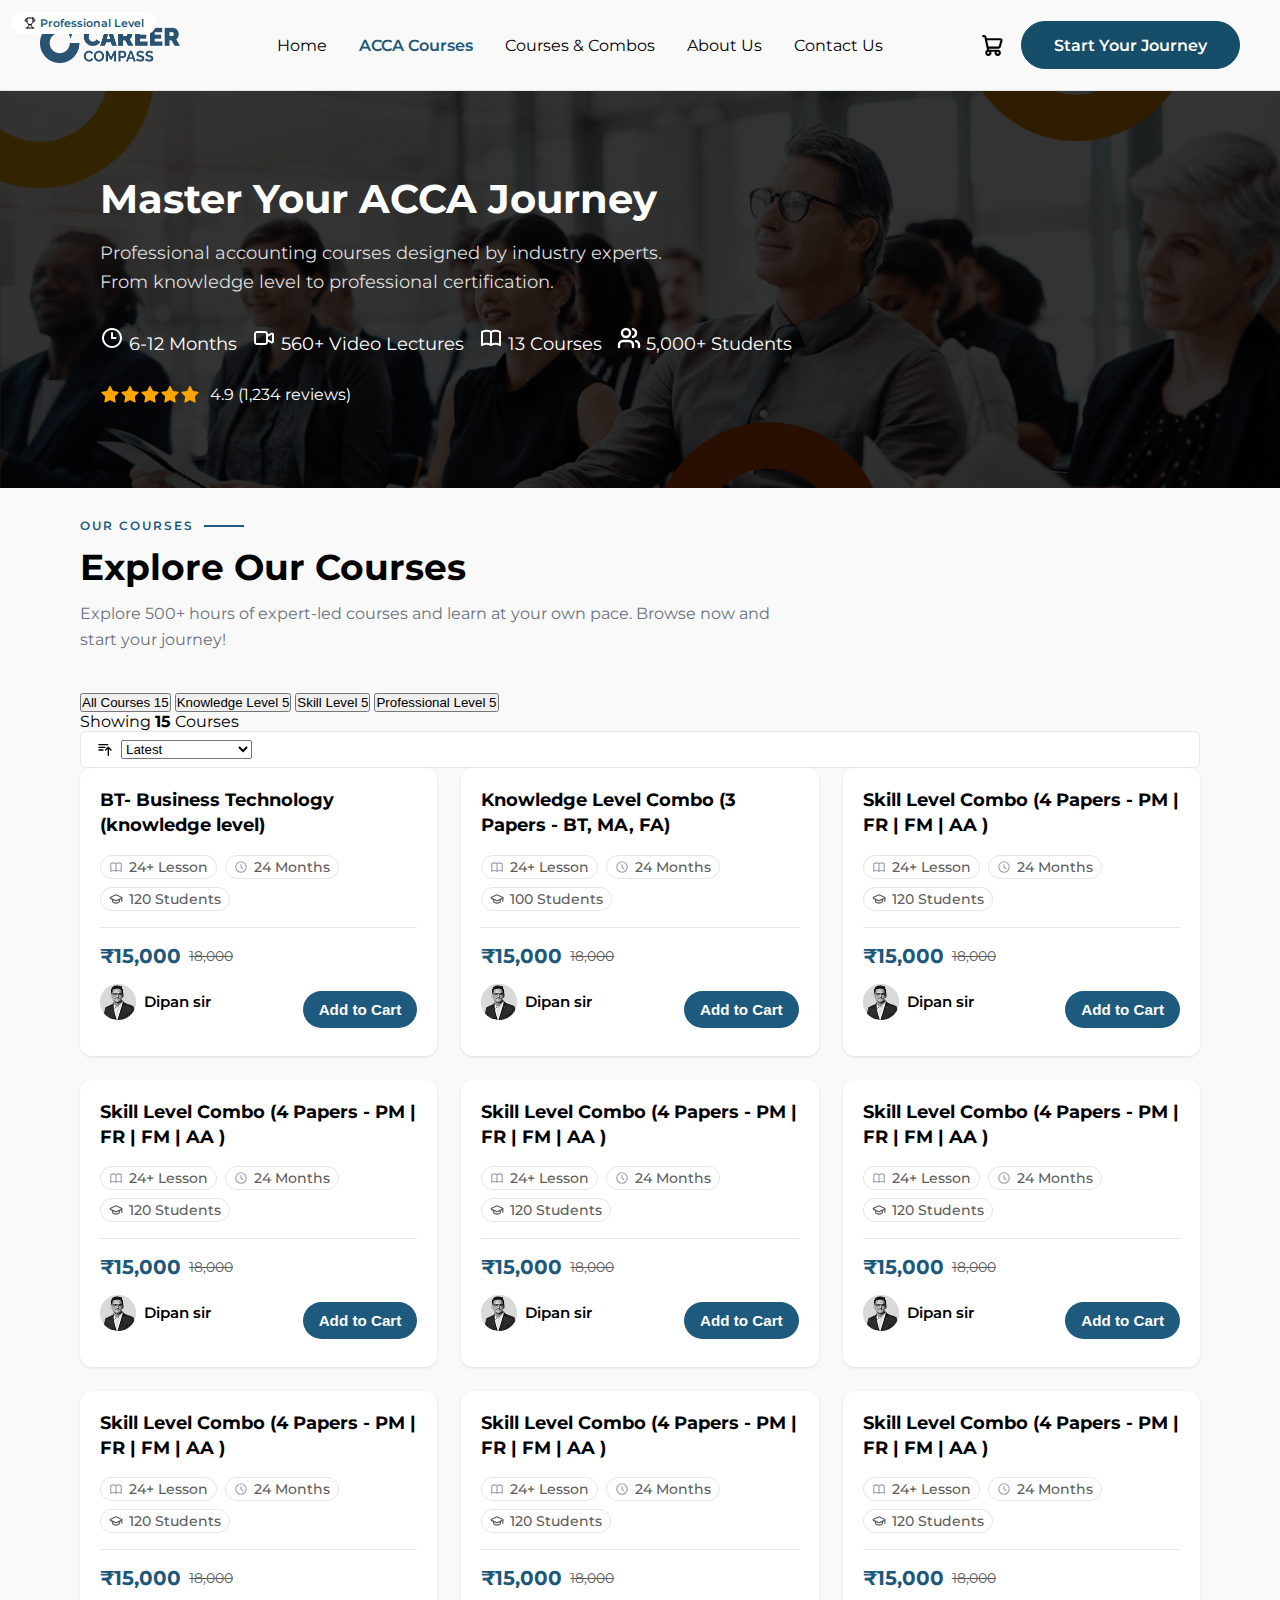
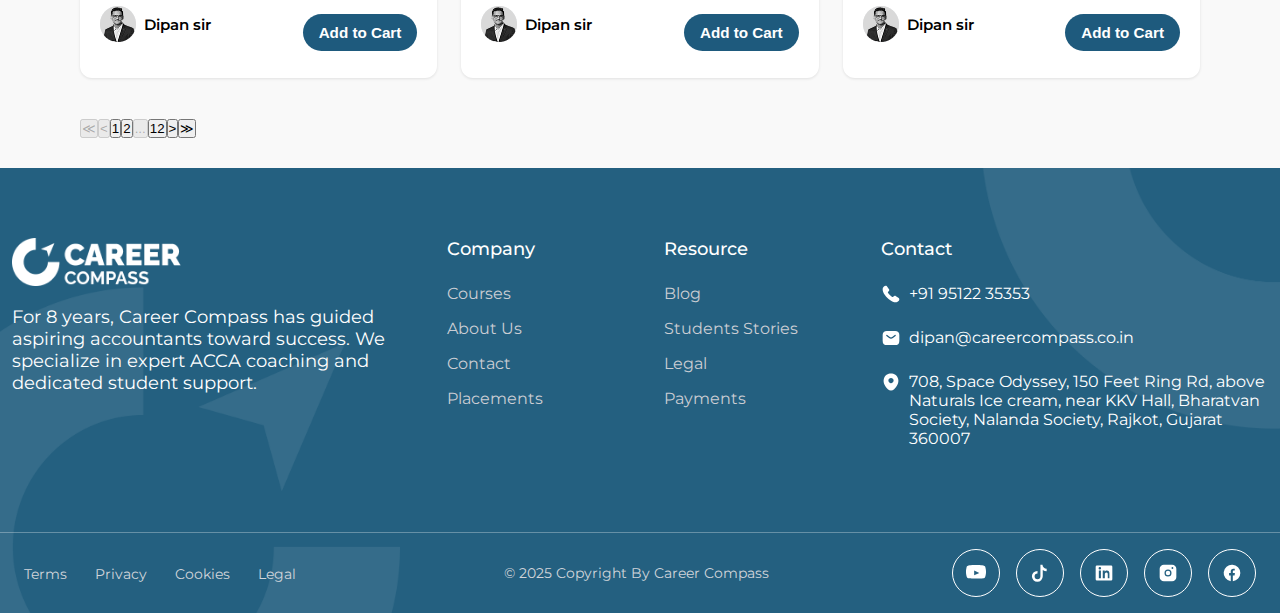
<file: courses.html>
<!DOCTYPE html>
<html lang="en">
  <head>
    <meta charset="UTF-8" />
    <meta name="viewport" content="width=device-width, initial-scale=1.0" />
    <title>Career Compass</title>
    <link rel="icon" type="image/png" href="./assets/images/favicon.png" />

    <link rel="stylesheet" href="style.css" />
    <link rel="preconnect" href="https://fonts.googleapis.com" />
    <link rel="preconnect" href="https://fonts.gstatic.com" crossorigin />
    <link
      href="https://fonts.googleapis.com/css2?family=Montserrat:ital,wght@0,100..900;1,100..900&display=swap"
      rel="stylesheet"
    />
    <link
      rel="stylesheet"
      href="https://cdn.jsdelivr.net/npm/swiper@11/swiper-bundle.min.css"
    />
  </head>
  <body>
    <!-- Header -->
    <header class="header">
      <div class="header-container">
        <a href="index.html" title="Career Compass - Home">
          <img
            src="./assets/images/logo.png"
            alt="Career Compass Logo"
            class="logo"
          />
        </a>

        <nav id="navMenu" class="nav-menu" aria-label="Main Navigation">
          <a href="index.html" class="nav-link">Home</a>
          <a href="courses.html" class="nav-link nav-link-active"
            >ACCA Courses</a
          >
          <a href="combos.html" class="nav-link">Courses & Combos</a>
          <a href="about.html" class="nav-link">About Us</a>
          <a href="contact.html" class="nav-link">Contact Us</a>
        </nav>

        <div class="header-right">
          <a href="cart.html" class="cart-icon">
            <svg
              width="25px"
              height="25px"
              viewBox="0 0 24 24"
              fill="none"
              xmlns="http://www.w3.org/2000/svg"
            >
              <path
                d="M17 17C15.8954 17 15 17.8954 15 19C15 20.1046 15.8954 21 17 21C18.1046 21 19 20.1046 19 19C19 17.8954 18.1046 17 17 17ZM17 17H9.29395C8.83288 17 8.60193 17 8.41211 16.918C8.24466 16.8456 8.09938 16.7291 7.99354 16.5805C7.8749 16.414 7.82719 16.1913 7.73274 15.7505L5.27148 4.26465C5.17484 3.81363 5.12587 3.58838 5.00586 3.41992C4.90002 3.27135 4.75477 3.15441 4.58732 3.08205C4.39746 3 4.16779 3 3.70653 3H3M6 6H18.8732C19.595 6 19.9555 6 20.1978 6.15036C20.41 6.28206 20.5653 6.48862 20.633 6.729C20.7104 7.00343 20.611 7.34996 20.411 8.04346L19.0264 12.8435C18.9068 13.2581 18.8469 13.465 18.7256 13.6189C18.6185 13.7547 18.4772 13.861 18.317 13.9263C18.1361 14 17.9211 14 17.4921 14H7.73047M8 21C6.89543 21 6 20.1046 6 19C6 17.8954 6.89543 17 8 17C9.10457 17 10 17.8954 10 19C10 20.1046 9.10457 21 8 21Z"
                stroke="#000000"
                stroke-width="2"
                stroke-linecap="round"
                stroke-linejoin="round"
              ></path>
            </svg>
          </a>

          <div class="auth-buttons">
            <a href="login.html" class="btn-primary">Start Your Journey</a>
          </div>

          <button id="menuToggle" class="menu-toggle" aria-label="Toggle Menu">
            <svg
              xmlns="http://www.w3.org/2000/svg"
              class="menu-icon"
              fill="none"
              viewBox="0 0 24 24"
              stroke="currentColor"
              stroke-width="2"
              stroke-linecap="round"
              stroke-linejoin="round"
            >
              <line x1="4" y1="6" x2="20" y2="6" />
              <line x1="4" y1="12" x2="20" y2="12" />
              <line x1="4" y1="18" x2="20" y2="18" />
            </svg>
          </button>
        </div>
      </div>

      <div id="mobileMenu" class="mobile-menu hidden">
        <a href="index.html" class="nav-link nav-link-active">Home</a>
        <a href="courses.html" class="nav-link">ACCA Courses</a>
        <a href="combos.html" class="nav-link">Courses & Combos</a>
        <a href="about.html" class="nav-link">About Us</a>
        <a href="contact.html" class="nav-link">Contact Us</a>
      </div>
    </header>

    <!-- ✅ COURSE SECTION -->

    <!-- hero section -->
    <section class="hero">
      <div class="overlay"></div>
      <div class="content">
        <h1>Master Your ACCA Journey</h1>
        <p class="subtitle">
          Professional accounting courses designed by industry experts.<br />
          From knowledge level to professional certification.
        </p>

        <div class="info">
          <div class="info-item">
            <img
              src="./assets/images/svg/clock.svg"
              alt=""
              width="24"
              height="24"
            />
            6-12 Months
          </div>

          <div class="info-item">
            <img
              src="./assets/images/svg/video.svg"
              alt=""
              width="24"
              height="24"
            />
            560+ Video Lectures
          </div>

          <div class="info-item">
            <img
              src="./assets/images/svg/book.svg"
              alt=""
              width="24"
              height="24"
            />
            13 Courses
          </div>

          <div class="info-item">
            <img
              src="./assets/images/svg/users.svg"
              alt=""
              width="24"
              height="24"
            />
            5,000+ Students
          </div>
        </div>

        <div class="rating">
          <span class="stars">
            <img src="assets/images/star.svg" alt="" />
            <img src="assets/images/star.svg" alt="" />
            <img src="assets/images/star.svg" alt="" />
            <img src="assets/images/star.svg" alt="" />
            <img src="assets/images/star.svg" alt="" />
          </span>
          <span style="color: white">4.9 (1,234 reviews)</span>
        </div>
      </div>
    </section>

    <!-- Main Container -->
    <div class="container">
      <!-- Header Section -->
      <div class="header-section">
        <div class="label">our courses</div>
        <h1 class="main-title">Explore Our Courses</h1>
        <p class="description">
          Explore 500+ hours of expert-led courses and learn at your own pace.
          Browse now and start your journey!
        </p>
      </div>

      <!-- filters section -->
      <div class="filters-row">
        <div class="filter-box">
          <button class="filter-btn active">
            All Courses <span class="count-circle">15</span>
          </button>
          <button class="filter-btn">
            Knowledge Level <span class="count-circle">5</span>
          </button>
          <button class="filter-btn">
            Skill Level <span class="count-circle">5</span>
          </button>
          <button class="filter-btn">
            Professional Level <span class="count-circle">5</span>
          </button>
        </div>

        <div class="filter-controls">
          <div class="showing">Showing <strong>15</strong> Courses</div>

          <div class="sort-select">
            <svg
              class="sort-icon"
              fill="none"
              stroke="currentColor"
              viewBox="0 0 24 24"
            >
              <path
                stroke-linecap="round"
                stroke-linejoin="round"
                stroke-width="2"
                d="M3 4h13M3 8h9m-9 4h6m4 0l4-4m0 0l4 4m-4-4v12"
              />
            </svg>
            <select aria-label="Sort by" class="sort-dropdown">
              <option value="latest">Latest</option>
              <option value="popular">Most Popular</option>
              <option value="low">Price: Low to High</option>
            </select>
          </div>
        </div>
      </div>

      <!-- Cards Grid -->
      <div class="cards-grid" id="coursesGrid">
        <!-- Course cards will be generated here -->
      </div>
      <!--Pagination-->
      <div class="page-wrapper">
        <div class="pagination" id="pagination"></div>
      </div>
    </div>

    <!-- Footer -->
    <footer class="footer">
      <!-- Background decorative images -->
      <img
        src="../assets/images/footer/vector1.png"
        alt=""
        class="footer-vector footer-vector-left"
      />
      <img
        src="../assets/images/footer/vector2.png"
        alt=""
        class="footer-vector footer-vector-right"
      />

      <div class="footer-container">
        <div class="footer-col-1">
          <img
            src="../assets/images/logo-white.png"
            alt="Career Compass Logo"
            class="footer-logo"
          />
          <p class="footer-text">
            For 8 years, Career Compass has guided aspiring accountants toward
            success. We specialize in expert ACCA coaching and dedicated student
            support.
          </p>
        </div>

        <div class="footer-col-2">
          <h3 class="footer-heading">Company</h3>
          <ul class="footer-links">
            <li><a href="#">Courses</a></li>
            <li><a href="#">About Us</a></li>
            <li><a href="#">Contact</a></li>
            <li><a href="#">Placements</a></li>
          </ul>
        </div>

        <div class="footer-col-3">
          <h3 class="footer-heading">Resource</h3>
          <ul class="footer-links">
            <li><a href="#">Blog</a></li>
            <li><a href="#">Students Stories</a></li>
            <li><a href="#">Legal</a></li>
            <li><a href="#">Payments</a></li>
          </ul>
        </div>

        <div class="footer-col-4">
          <h3 class="footer-heading">Contact</h3>
          <ul class="footer-contact">
            <li>
              <img src="../assets/images/footer/call.svg" alt="phone" />
              <span>+91 95122 35353</span>
            </li>
            <li>
              <img src="../assets/images/footer/sms.svg" alt="email" />
              <span>dipan@careercompass.co.in</span>
            </li>
            <li>
              <img src="../assets/images/footer/location.svg" alt="address" />
              <span>
                708, Space Odyssey, 150 Feet Ring Rd, above Naturals Ice cream,
                near KKV Hall, Bharatvan Society, Nalanda Society, Rajkot,
                Gujarat 360007
              </span>
            </li>
          </ul>
        </div>
      </div>

      <!-- Bottom Bar -->
      <div class="footer-bottom">
        <div class="footer-bottom-container">
          <div class="footer-bottom-links">
            <a href="#">Terms</a>
            <a href="#">Privacy</a>
            <a href="#">Cookies</a>
            <a href="#">Legal</a>
          </div>
          <p class="footer-copy">© 2025 Copyright By Career Compass</p>
          <div class="footer-socials">
            <!-- YouTube -->
            <a href="#" class="footer-icon">
              <svg xmlns="http://www.w3.org/2000/svg" viewBox="0 0 24 24">
                <path
                  d="M23.5 6.2s-.2-1.6-.8-2.3c-.8-.9-1.7-.9-2.1-1C17.6 2.5 12 2.5 12 2.5h-.1s-5.6 0-8.6.4c-.4.1-1.3.1-2.1 1C.7 4.6.5 6.2.5 6.2S0 8 0 9.8v1.6c0 1.8.5 3.6.5 3.6s.2 1.6.8 2.3c.8.9 1.9.9 2.4 1 1.7.2 7.2.4 8.3.4s8.6 0 8.6-.4c.4-.1 1.3-.1 2.1-1 .6-.7.8-2.3.8-2.3s.5-1.8.5-3.6V9.8c0-1.8-.5-3.6-.5-3.6zM9.8 14.8V8.9l6.2 3-6.2 2.9z"
                />
              </svg>
            </a>

            <!-- TikTok -->
            <a href="#" class="footer-icon">
              <svg xmlns="http://www.w3.org/2000/svg" viewBox="0 0 24 24">
                <path
                  d="M12 2h3a5 5 0 005 5v3c-1.7 0-3.3-.5-4.7-1.5v7.5a6.5 6.5 0 11-6.5-6.5h.2v3a3.5 3.5 0 103.5 3.5V2z"
                />
              </svg>
            </a>

            <!-- LinkedIn -->
            <a href="#" class="footer-icon">
              <svg xmlns="http://www.w3.org/2000/svg" viewBox="0 0 24 24">
                <path
                  d="M20.5 3h-17A1.5 1.5 0 002 4.5v15A1.5 1.5 0 003.5 21h17a1.5 1.5 0 001.5-1.5v-15A1.5 1.5 0 0020.5 3zM8.3 18.4H5.8V9h2.5v9.4zM7 7.7a1.5 1.5 0 110-3 1.5 1.5 0 010 3zm12 10.7h-2.5v-4.6c0-1.1 0-2.5-1.6-2.5s-1.9 1.2-1.9 2.4v4.7h-2.5V9h2.4v1.3h.1c.3-.6 1.2-1.3 2.4-1.3 2.6 0 3.1 1.7 3.1 4v5.4z"
                />
              </svg>
            </a>

            <!-- Instagram -->
            <a href="#" class="footer-icon">
              <svg xmlns="http://www.w3.org/2000/svg" viewBox="0 0 24 24">
                <path
                  d="M7 2h10a5 5 0 015 5v10a5 5 0 01-5 5H7a5 5 0 01-5-5V7a5 5 0 015-5zm5 5.8a4.2 4.2 0 100 8.4 4.2 4.2 0 000-8.4zm0 6.9a2.7 2.7 0 110-5.4 2.7 2.7 0 010 5.4zm5.3-7.6a1.1 1.1 0 100-2.2 1.1 1.1 0 000 2.2z"
                />
              </svg>
            </a>

            <!-- Facebook -->
            <a href="#" class="footer-icon">
              <svg xmlns="http://www.w3.org/2000/svg" viewBox="0 0 24 24">
                <path
                  d="M22 12a10 10 0 10-11.5 9.9v-7h-2v-3h2v-2c0-2 1.2-3.1 3-3.1.9 0 1.8.2 1.8.2v2h-1c-1 0-1.3.6-1.3 1.2v1.7h2.5l-.4 3h-2.1v7A10 10 0 0022 12z"
                />
              </svg>
            </a>
          </div>
        </div>
      </div>
    </footer>

    <script src="script.js"></script>
    <script src="https://cdn.jsdelivr.net/npm/swiper@11/swiper-bundle.min.js"></script>
    <script>
      var swiper = new Swiper(".mySwiper", {
        slidesPerView: 3,
        spaceBetween: 24,
        loop: true,
        autoplay: { delay: 3000 },
        breakpoints: {
          0: { slidesPerView: 1 },
          768: { slidesPerView: 2 },
          1024: { slidesPerView: 3.5 },
        },
      });
      const coursesData = [
        {
          title: "BT- Business Technology (knowledge level)",
          discount: "₹18,000",
          lessons: "24+",
          duration: "24 Months",
          students: "120",
          instructor: "Dipan sir",
          currentPrice: "₹15,000",
          originalPrice: "18,000",
        },
        {
          title: "Knowledge Level Combo (3 Papers - BT, MA, FA)",
          discount: "₹18,000",
          lessons: "24+",
          duration: "24 Months",
          students: "100",
          instructor: "Dipan sir",
          currentPrice: "₹15,000",
          originalPrice: "18,000",
        },
        {
          title: "Skill Level Combo (4 Papers - PM | FR | FM | AA )",
          discount: "₹18,000",
          lessons: "24+",
          duration: "24 Months",
          students: "120",
          instructor: "Dipan sir",
          currentPrice: "₹15,000",
          originalPrice: "18,000",
        },
        {
          title: "Skill Level Combo (4 Papers - PM | FR | FM | AA )",
          discount: "₹18,000",
          lessons: "24+",
          duration: "24 Months",
          students: "120",
          instructor: "Dipan sir",
          currentPrice: "₹15,000",
          originalPrice: "18,000",
        },
        {
          title: "Skill Level Combo (4 Papers - PM | FR | FM | AA )",
          discount: "₹18,000",
          lessons: "24+",
          duration: "24 Months",
          students: "120",
          instructor: "Dipan sir",
          currentPrice: "₹15,000",
          originalPrice: "18,000",
        },
        {
          title: "Skill Level Combo (4 Papers - PM | FR | FM | AA )",
          discount: "₹18,000",
          lessons: "24+",
          duration: "24 Months",
          students: "120",
          instructor: "Dipan sir",
          currentPrice: "₹15,000",
          originalPrice: "18,000",
        },
        {
          title: "Skill Level Combo (4 Papers - PM | FR | FM | AA )",
          discount: "₹18,000",
          lessons: "24+",
          duration: "24 Months",
          students: "120",
          instructor: "Dipan sir",
          currentPrice: "₹15,000",
          originalPrice: "18,000",
        },
        {
          title: "Skill Level Combo (4 Papers - PM | FR | FM | AA )",
          discount: "₹18,000",
          lessons: "24+",
          duration: "24 Months",
          students: "120",
          instructor: "Dipan sir",
          currentPrice: "₹15,000",
          originalPrice: "18,000",
        },
        {
          title: "Skill Level Combo (4 Papers - PM | FR | FM | AA )",
          discount: "₹18,000",
          lessons: "24+",
          duration: "24 Months",
          students: "120",
          instructor: "Dipan sir",
          currentPrice: "₹15,000",
          originalPrice: "18,000",
        },
      ];
      // SVG icons as constants
      const ICONS = {
        lesson: `<svg class="stat-icon" fill="none" stroke="currentColor" viewBox="0 0 24 24">
                <path stroke-linecap="round" stroke-linejoin="round" stroke-width="2" d="M12 6.253v13m0-13C10.832 5.477 9.246 5 7.5 5S4.168 5.477 3 6.253v13C4.168 18.477 5.754 18 7.5 18s3.332.477 4.5 1.253m0-13C13.168 5.477 14.754 5 16.5 5c1.747 0 3.332.477 4.5 1.253v13C19.832 18.477 18.247 18 16.5 18c-1.746 0-3.332.477-4.5 1.253"/>
            </svg>`,
        clock: `<svg class="stat-icon" fill="none" stroke="currentColor" viewBox="0 0 24 24">
                <path stroke-linecap="round" stroke-linejoin="round" stroke-width="2" d="M12 8v4l3 3m6-3a9 9 0 11-18 0 9 9 0 0118 0z"/>
            </svg>`,
        users: `<svg width="14" height="14" viewBox="0 0 14 14" fill="none" xmlns="http://www.w3.org/2000/svg">
<path d="M12.4946 6.37133C12.5991 6.32527 12.6877 6.24958 12.7495 6.15364C12.8113 6.0577 12.8437 5.94573 12.8425 5.8316C12.8413 5.71747 12.8067 5.60619 12.7429 5.51155C12.6791 5.41691 12.5889 5.34307 12.4836 5.29917L7.4838 3.02183C7.33181 2.9525 7.1667 2.91663 6.99964 2.91663C6.83258 2.91663 6.66747 2.9525 6.51547 3.02183L1.5163 5.29683C1.41245 5.34232 1.32411 5.41708 1.26207 5.51198C1.20003 5.60687 1.16699 5.71779 1.16699 5.83117C1.16699 5.94454 1.20003 6.05546 1.26207 6.15036C1.32411 6.24526 1.41245 6.32002 1.5163 6.3655L6.51547 8.64517C6.66747 8.7145 6.83258 8.75038 6.99964 8.75038C7.1667 8.75038 7.33181 8.7145 7.4838 8.64517L12.4946 6.37133Z" stroke="#5E5E5E" stroke-width="1.16667" stroke-linecap="round" stroke-linejoin="round"/>
<path d="M12.833 5.83337V9.33337" stroke="#5E5E5E" stroke-width="1.16667" stroke-linecap="round" stroke-linejoin="round"/>
<path d="M3.5 7.29163V9.33329C3.5 9.79742 3.86875 10.2425 4.52513 10.5707C5.1815 10.8989 6.07174 11.0833 7 11.0833C7.92826 11.0833 8.8185 10.8989 9.47487 10.5707C10.1313 10.2425 10.5 9.79742 10.5 9.33329V7.29163" stroke="#5E5E5E" stroke-width="1.16667" stroke-linecap="round" stroke-linejoin="round"/>
</svg>
`,
      };
      // Function to create a course card
      function createCourseCard(course) {
        return `
                <div class="course-card">
                    <div class="course-card-image">
                        <div class="professional-badge">
                            <img src="./assets/images/svg/trophy.svg" alt="" width="12" height="12"/>
                            Professional Level
                        </div>
                    </div>
                    <div class="card-content">
                        <h3 class="card-title">${course.title}</h3>
                        <div class="card-stats">
                            <div class="stat-item">
                                ${ICONS.lesson}
                                ${course.lessons} Lesson
                            </div>
                            <div class="stat-item">
                                ${ICONS.clock}
                                ${course.duration}
                            </div>
                            <div class="stat-item">
                                ${ICONS.users}
                                ${course.students} Students
                            </div>
                        </div>
                        <div class="price-section">
                                <span class="current-price">${course.currentPrice}</span>
                                <span class="original-price">${course.originalPrice}</span>
                            </div>
                        
                        <div class="card-footer">
                          <div class="instructor-info">
                       <div class="instructor-avatar">
  <img src="./assets/images/course/Ellipse.png" alt="Instructor" />
</div>
                            <span class="instructor-name">${course.instructor}</span>
                        </div>
                            
                            <button class="add-to-cart-btn">Add to Cart</button>
                        </div>
                    </div>
                </div>
            `;
      }
      // Render all courses
      function renderCourses() {
        const grid = document.getElementById("coursesGrid");
        grid.innerHTML = coursesData
          .map((course) => createCourseCard(course))
          .join("");
      }

      // Initialize on page load
      document.addEventListener("DOMContentLoaded", renderCourses);
    </script>
    <script src="./assets/js/main.js"></script>

    <script>
      const items = document.querySelectorAll(".faq-item");

      items.forEach((item) => {
        const button = item.querySelector(".toggle-btn");

        button.addEventListener("click", () => {
          const isActive = item.classList.contains("active");

          // close all
          items.forEach((i) => {
            i.classList.remove("active");
            i.querySelector(".toggle-btn").textContent = "+";
          });

          // open the clicked one
          if (!isActive) {
            item.classList.add("active");
            button.textContent = "×";
          }
        });
      });
    </script>
  </body>
</html>
</file>
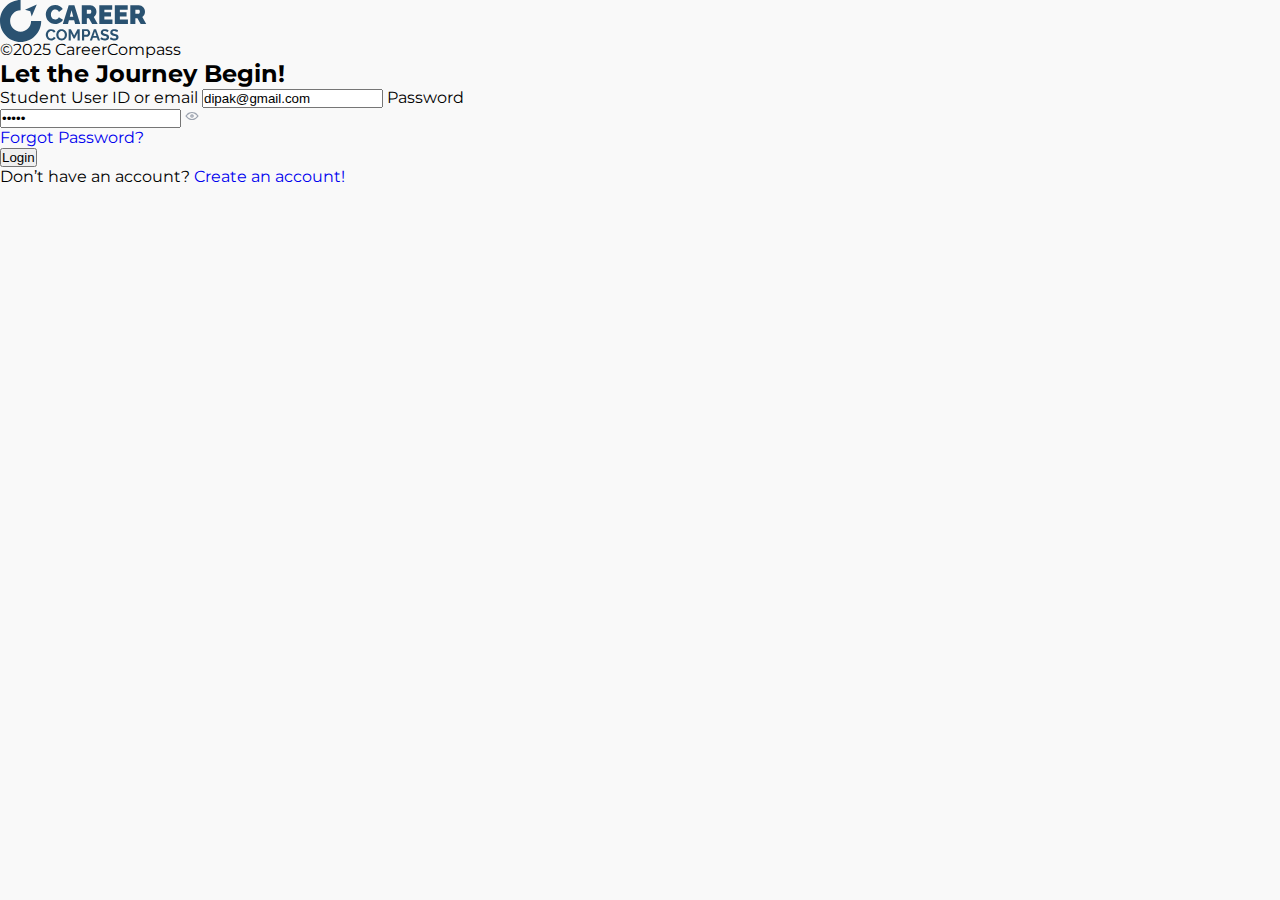
<file: login.html>
<!DOCTYPE html>
<html lang="en">
  <head>
    <meta charset="UTF-8" />
    <meta name="viewport" content="width=device-width, initial-scale=1.0" />
    <title>Career Compass</title>
    <link rel="icon" type="image/png" href="./assets/images/favicon.png" />

    <link rel="stylesheet" href="style.css" />
    <link rel="preconnect" href="https://fonts.googleapis.com" />
    <link rel="preconnect" href="https://fonts.gstatic.com" crossorigin />
    <link
      href="https://fonts.googleapis.com/css2?family=Montserrat:ital,wght@0,100..900;1,100..900&display=swap"
      rel="stylesheet"
    />
    <link
      rel="stylesheet"
      href="https://cdn.jsdelivr.net/npm/swiper@11/swiper-bundle.min.css"
    />
  </head>
  <body>
    <div class="login-wrapper">
      <!-- LEFT QUOTE PANEL -->
      <div class="left-panel">
        <div class="logo">
          <img
            src="./assets/images/asset.svg"
            alt="Career Compass Logo"
            width="151"
            height="42"
          />
        </div>

        <p class="loginFooter">©2025 CareerCompass</p>
      </div>

      <!-- RIGHT FORM PANEL -->
      <div class="right-panel">
        <form class="login-box">
          <h2>Let the Journey Begin!</h2>

          <label>Student User ID or email</label>
          <input type="text" value="dipak@gmail.com" />

          <label>Password</label>
          <div class="password-field">
            <input type="password" value="12345" />
            <img class="eye-icon" src="./assets/images/eye.svg" />
          </div>

          <div class="forgot">
            <a href="#">Forgot Password?</a>
          </div>

          <button type="submit" class="btn-login">Login</button>

          <p class="register-text">
            Don’t have an account?
            <a href="register.html">Create an account!</a>
          </p>
        </form>
      </div>
    </div>

    <script>
      const passwordInput = document.querySelector(".password-field input");
      const eyeIcon = document.querySelector(".eye-icon");

      eyeIcon.addEventListener("click", () => {
        if (passwordInput.type === "password") {
          passwordInput.type = "text";
          eyeIcon.src = "./assets/images/eye-off.svg"; // 👁 New icon for visible state
        } else {
          passwordInput.type = "password";
          eyeIcon.src = "./assets/images/eye.svg"; // 👁 Original eye icon
        }
      });
    </script>
    <script>
      const registerForm = document.querySelector(".login-box");

      registerForm.addEventListener("submit", function (e) {
        e.preventDefault(); // stop actual submit
        window.location.href = "verification.html"; // redirect
      });
    </script>
  </body>
</html>
</file>
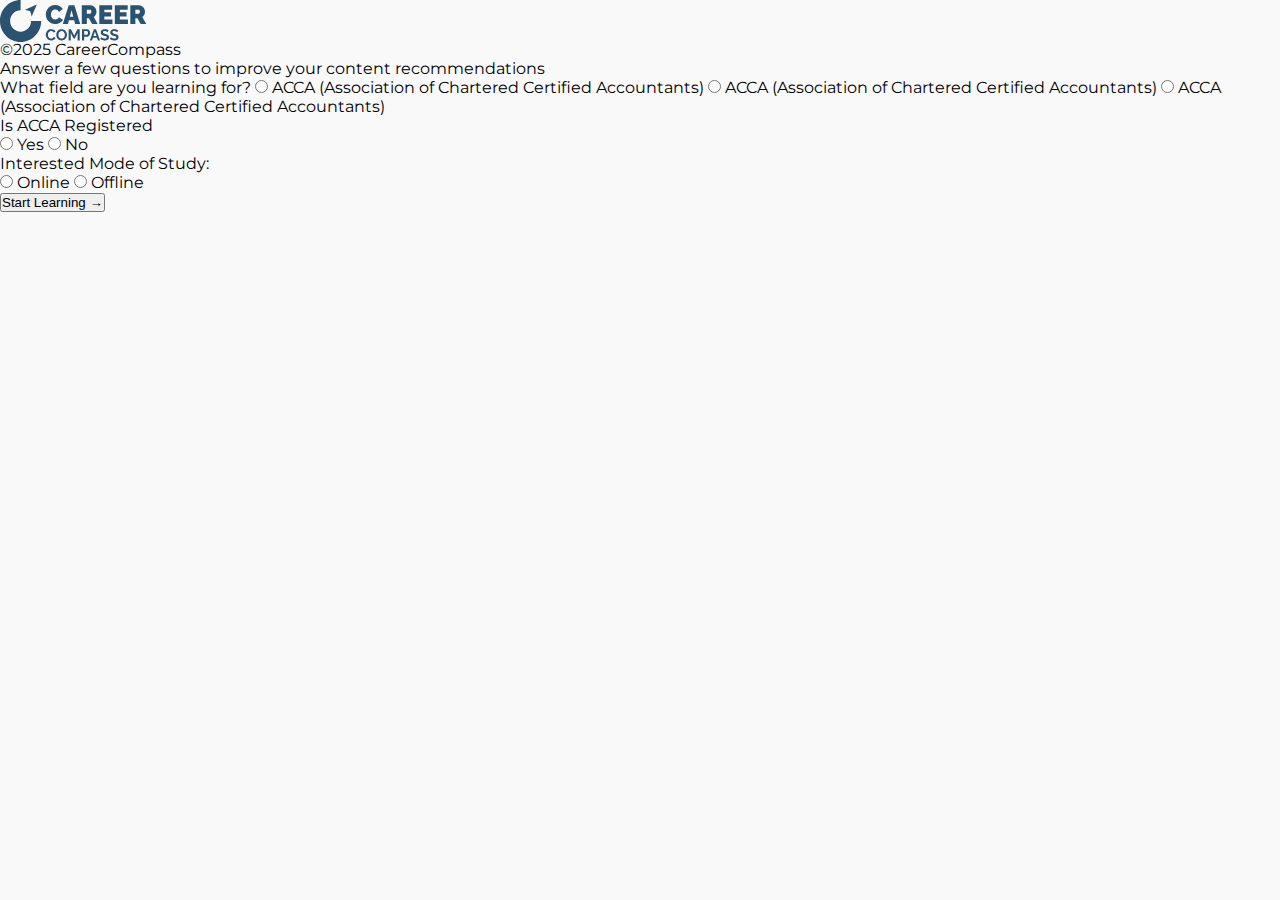
<file: onboarding.html>
<!DOCTYPE html>
<html lang="en">
  <head>
    <meta charset="UTF-8" />
    <meta name="viewport" content="width=device-width, initial-scale=1.0" />
    <title>On boarding Questions | Career Compass</title>

    <link rel="icon" type="image/png" href="./assets/images/favicon.png" />
    <link rel="stylesheet" href="style.css" />
    <link rel="preconnect" href="https://fonts.googleapis.com" />
    <link rel="preconnect" href="https://fonts.gstatic.com" crossorigin />
    <link
      href="https://fonts.googleapis.com/css2?family=Montserrat:wght@300;400;500;600;700&display=swap"
      rel="stylesheet"
    />
  </head>

  <body>
    <div class="login-wrapper onboarding-wrapper">
      <!-- LEFT PANEL -->
      <div class="left-panel">
        <div class="logo">
          <img
            src="./assets/images/asset.svg"
            width="151"
            height="42"
            alt="Career Compass"
          />
        </div>

        <p class="loginFooter">©2025 CareerCompass</p>
      </div>

      <!-- RIGHT PANEL -->
      <div class="right-panel">
        <div class="question-container">
          <p class="question-heading">
            Answer a few questions to improve your content recommendations
          </p>

          <form id="questionForm">
            <div class="question-block">
              <label class="question-title"
                >What field are you learning for?</label
              >

              <label class="option"
                ><input type="radio" name="field" /> ACCA (Association of
                Chartered Certified Accountants)</label
              >
              <label class="option"
                ><input type="radio" name="field" /> ACCA (Association of
                Chartered Certified Accountants)</label
              >
              <label class="option"
                ><input type="radio" name="field" /> ACCA (Association of
                Chartered Certified Accountants)</label
              >
            </div>

            <div class="question-block">
              <label class="question-title">Is ACCA Registered</label>

              <div class="radio-block">
                <label class="option"
                  ><input type="radio" name="registered" /> Yes</label
                >

                <label class="option"
                  ><input type="radio" name="registered" /> No</label
                >
              </div>
            </div>

            <div class="question-block">
              <label class="question-title">Interested Mode of Study:</label>
              <div class="radio-block">
                <label class="option"
                  ><input type="radio" name="mode" /> Online</label
                >
                <label class="option"
                  ><input type="radio" name="mode" /> Offline</label
                >
              </div>
            </div>

            <div class="learning-btn">
              <button type="submit" class="btn-login start-btn">
                Start Learning →
              </button>
            </div>
          </form>
        </div>
      </div>
    </div>

    <script>
      document
        .getElementById("questionForm")
        .addEventListener("submit", function (e) {
          e.preventDefault();
          window.location.href = "dashboard.html"; // Next page
        });
    </script>
  </body>
</html>
</file>
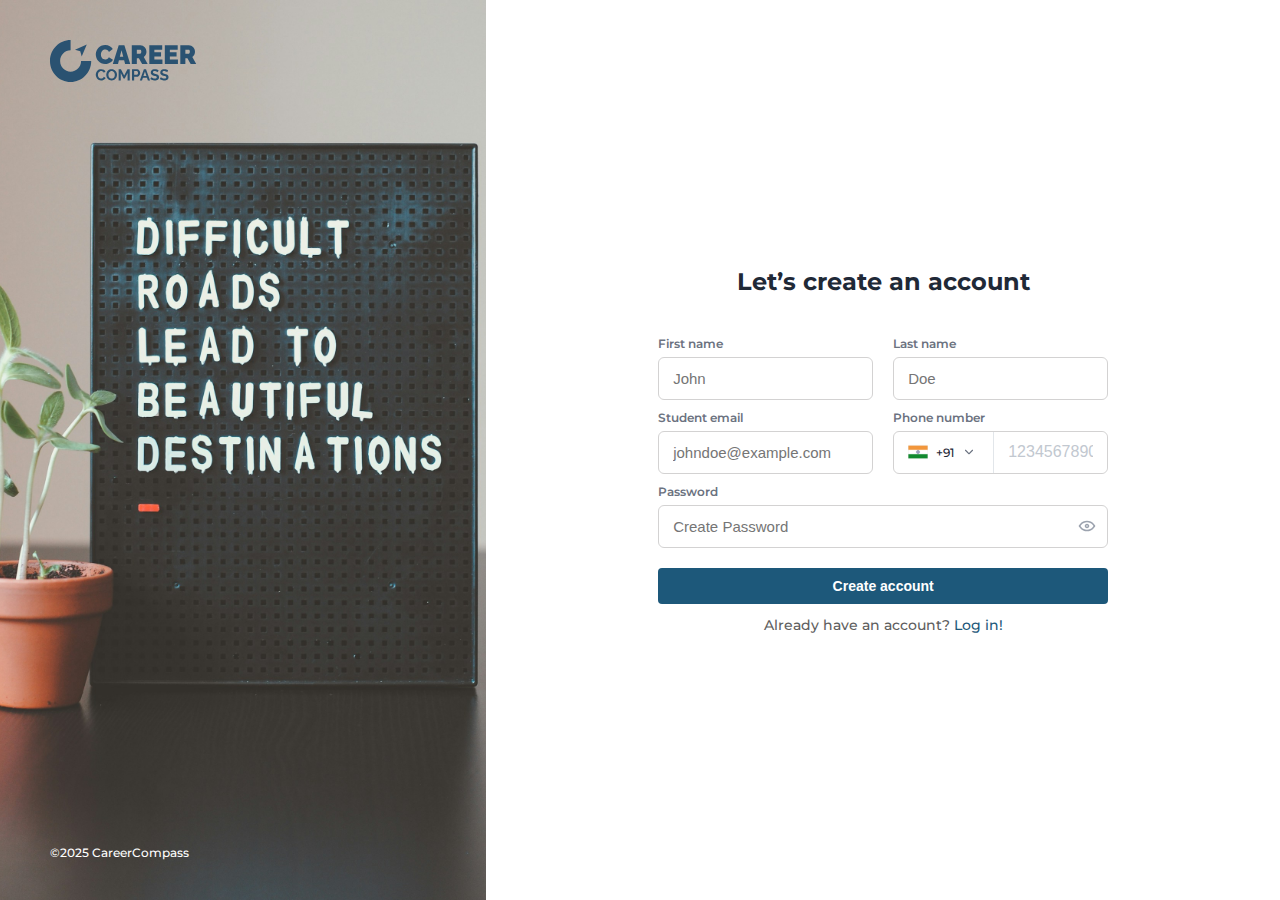
<file: register.html>
<!DOCTYPE html>
<html lang="en">
  <head>
    <meta charset="UTF-8" />
    <meta name="viewport" content="width=device-width, initial-scale=1.0" />
    <title>Create an account | Career Compass</title>

    <link rel="icon" type="image/png" href="./assets/images/favicon.png" />
    <link rel="stylesheet" href="./assets/css/common.css" />
    <link rel="stylesheet" href="./assets/css/login.css" />
     <link rel="stylesheet" href="./assets/css/register.css" />
    <link rel="preconnect" href="https://fonts.googleapis.com" />
    <link rel="preconnect" href="https://fonts.gstatic.com" crossorigin />
    <link
      href="https://fonts.googleapis.com/css2?family=Montserrat:wght@300;400;500;600;700&display=swap"
      rel="stylesheet"
    />
  </head>

  <body>
    <div class="login-wrapper">
      <!-- LEFT SIDE QUOTE PANEL -->
      <div class="left-panel">
        <div class="logo">
          <img
            src="./assets/images/asset.svg"
            width="151"
            height="42"
            alt="Career Compass"
          />
        </div>

        <p class="loginFooter">©2025 CareerCompass</p>
      </div>

      <!-- RIGHT REGISTER PANEL -->
      <div class="right-panel">
        <form class="login-box">
          <h2>Let’s create an account</h2>

          <div class="name-row">
            <div class="input-options">
              <label>First name</label>
              <input type="text" placeholder="John" />
            </div>
            <div class="input-options">
              <label>Last name</label>
              <input type="text" placeholder="Doe" />
            </div>
          </div>

          <div class="name-row">
            <div class="input-options">
              <label>Student email</label>
              <input type="email" placeholder="johndoe@example.com" />
            </div>
            <div class="phone-group input-options">
              <label>Phone number</label>

              <div class="phone-wrapper">
                <div class="phone-select" id="countrySelect">
                  <img
                    id="selectedFlag"
                    src="./assets/images/flags/in.svg"
                    class="flag"
                  />
                  <span id="selectedCode" class="country-code">+91</span>
                  <img
                    src="./assets/images/down-arrow.svg"
                    class="arrow"
                    height="14"
                    width="14"
                  />
                </div>

                <input
                  type="text"
                  class="phone-input"
                  placeholder="1234567890"
                />
              </div>

              <!-- Dropdown -->
              <div class="country-dropdown hidden" id="countryDropdown">
                <input
                  type="text"
                  id="countrySearch"
                  class="country-search"
                  placeholder="Search country..."
                />
                <ul id="countryList" class="country-list"></ul>
              </div>
            </div>
          </div>

          <label class="password-title">Password</label>
          <div class="password-field">
            <input type="password" id="regPass" placeholder="Create Password" />
            <img
              class="eye-icon"
              id="toggleRegPass"
              src="./assets/images/eye.svg"
            />
          </div>

          <button type="submit" class="btn-login">Create account</button>

          <p class="register-text">
            Already have an account?
            <a href="login.html">Log in!</a>
          </p>
        </form>
      </div>
    </div>

    <!-- ✅ SHOW/HIDE PASSWORD -->
    <script>
      const passField = document.getElementById("regPass");
      const togglePass = document.getElementById("toggleRegPass");

      togglePass.addEventListener("click", () => {
        if (passField.type === "password") {
          passField.type = "text";
          togglePass.src = "./assets/images/eye-off.svg";
        } else {
          passField.type = "password";
          togglePass.src = "./assets/images/eye.svg";
        }
      });
    </script>
    <script>
      const countries = [
        { name: "India", code: "+91", flag: "./assets/images/flags/in.svg" },
        {
          name: "United States",
          code: "+1",
          flag: "./assets/images/flags/us.svg",
        },
        {
          name: "United Kingdom",
          code: "+44",
          flag: "./assets/images/flags/uk.svg",
        },
        {
          name: "United Arab Emirates",
          code: "+971",
          flag: "./assets/images/flags/ae.svg",
        },
        {
          name: "Australia",
          code: "+61",
          flag: "./assets/images/flags/au.svg",
        },
        { name: "Canada", code: "+1", flag: "./assets/images/flags/ca.svg" },
      ];

      const selectBtn = document.getElementById("countrySelect");
      const dropdown = document.getElementById("countryDropdown");
      const countryList = document.getElementById("countryList");
      const searchInput = document.getElementById("countrySearch");
      const selectedFlag = document.getElementById("selectedFlag");
      const selectedCode = document.getElementById("selectedCode");

      function renderList(list) {
        countryList.innerHTML = "";
        list.forEach((c) => {
          const li = document.createElement("li");
          li.classList.add("country-item");
          li.innerHTML = `
      <img src="${c.flag}" class="country-flag" />
      <span>${c.name}</span>
      <span style="margin-left:auto;">${c.code}</span>
    `;
          li.onclick = () => {
            selectedFlag.src = c.flag;
            selectedCode.textContent = c.code;
            dropdown.classList.add("hidden");
          };
          countryList.appendChild(li);
        });
      }

      renderList(countries);

      selectBtn.addEventListener("click", () => {
        dropdown.classList.toggle("hidden");
        const rect = selectBtn.getBoundingClientRect();
        dropdown.style.top = rect.bottom + "px";
        dropdown.style.left = rect.left + "px";
      });

      searchInput.addEventListener("input", () => {
        const text = searchInput.value.toLowerCase();
        const filtered = countries.filter((c) =>
          c.name.toLowerCase().includes(text)
        );
        renderList(filtered);
      });

      document.addEventListener("click", (e) => {
        if (!selectBtn.contains(e.target) && !dropdown.contains(e.target)) {
          dropdown.classList.add("hidden");
        }
      });
    </script>
    <script>
      const registerForm = document.querySelector(".login-box");

      registerForm.addEventListener("submit", function (e) {
        e.preventDefault(); // stop actual submit
        window.location.href = "onboarding.html"; // redirect
      });
    </script>
  </body>
</html>
</file>
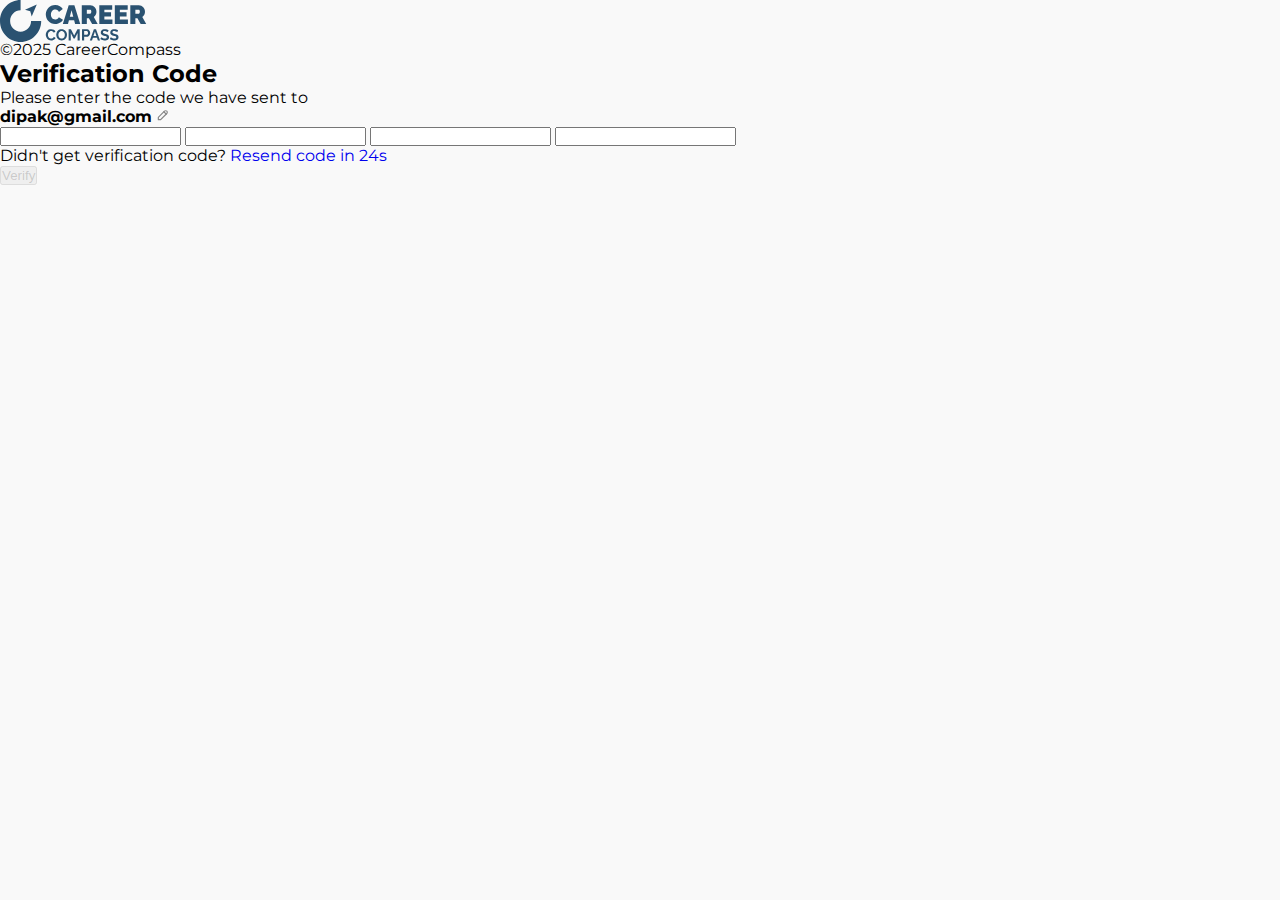
<file: verification.html>
<!DOCTYPE html>
<html lang="en">
  <head>
    <meta charset="UTF-8" />
    <meta name="viewport" content="width=device-width, initial-scale=1.0" />
    <title>Verification Code | Career Compass</title>

    <link rel="icon" type="image/png" href="./assets/images/favicon.png" />
    <link rel="stylesheet" href="style.css" />
    <link rel="preconnect" href="https://fonts.googleapis.com" />
    <link rel="preconnect" href="https://fonts.gstatic.com" crossorigin />
    <link
      href="https://fonts.googleapis.com/css2?family=Montserrat:wght@300;400;500;600;700&display=swap"
      rel="stylesheet"
    />
  </head>

  <body>
    <div class="login-wrapper">
      <!-- LEFT QUOTE PANEL -->
      <div class="left-panel">
        <div class="logo">
          <img
            src="./assets/images/asset.svg"
            width="151"
            height="42"
            alt="Career Compass"
          />
        </div>

        <p class="loginFooter">©2025 CareerCompass</p>
      </div>

      <!-- RIGHT PANEL -->
      <div class="right-panel">
        <form class="login-box verify-box">
          <h2>Verification Code</h2>
          <div class="verify-subtext">
            Please enter the code we have sent to<br />
            <div class="user-info">
              <strong>dipak@gmail.com</strong>
              <img src="./assets/images/svg/pencil.svg" width="14" />
            </div>
          </div>

          <div class="otp-container">
            <input type="text" maxlength="1" class="otp-input" />
            <input type="text" maxlength="1" class="otp-input" />
            <input type="text" maxlength="1" class="otp-input" />
            <input type="text" maxlength="1" class="otp-input" />
          </div>

          <p class="resend-text">
            Didn't get verification code? <a href="#">Resend code in 24s</a>
          </p>

          <button class="btn-login verify-btn">Verify</button>
        </form>
      </div>
    </div>

    <script>
      // Auto jump input
      const inputs = document.querySelectorAll(".otp-input");
      inputs.forEach((input, index) => {
        input.addEventListener("keyup", () => {
          if (input.value && index < inputs.length - 1) {
            inputs[index + 1].focus();
          }
        });
      });
    </script>
    <script>
const otpInputs = document.querySelectorAll(".otp-input");
const verifyBtn = document.querySelector(".btn-login"); // your verify button

// Initially disable button
verifyBtn.disabled = true;
verifyBtn.style.opacity = "0.6";
verifyBtn.style.cursor = "not-allowed";

otpInputs.forEach((input, index) => {
  
  input.addEventListener("input", () => {
    // Move to next box if a number is typed
    if (input.value.length === 1 && index < otpInputs.length - 1) {
      otpInputs[index + 1].focus();
    }

    checkOTPStatus();
  });

  input.addEventListener("keydown", (e) => {
    // Backspace move to previous box
    if (e.key === "Backspace" && !input.value && index > 0) {
      otpInputs[index - 1].focus();
    }
  });
});

function checkOTPStatus() {
  // Check if all inputs have values
  const allFilled = [...otpInputs].every(inp => inp.value.trim() !== "");

  if (allFilled) {
    verifyBtn.disabled = false;
    verifyBtn.style.opacity = "1";
    verifyBtn.style.cursor = "pointer";
  } else {
    verifyBtn.disabled = true;
    verifyBtn.style.opacity = "0.6";
    verifyBtn.style.cursor = "not-allowed";
  }
}
</script>

  </body>
</html>
</file>
<file: style.css>
body {
  font-family: "Montserrat", sans-serif;
  font-optical-sizing: auto;
  font-style: normal;
  margin: 0px;
  padding: 0px;
}

h1,
h2,
h3,
h4,
h5 {
  margin: 0;
  padding: 0;
}
ul {
  margin: 0;
  padding: 0;
}
ul li {
  margin: 0;
  padding: 0;
}

a {
  text-decoration: none;
}

.btn-primary {
  height: 48px;
  display: flex;
  justify-content: center;
  align-items: center;
  padding-left: 2rem;
  padding-right: 2rem;
  background-color: #164d69;
  color: #ffffff;
  font-weight: 600;
  border-radius: 9999px;
  border: 1px solid #164d69;
  cursor: pointer;
  transition: all 0.3s ease;
  text-decoration: none;
}

.btn-primary:hover {
  background-color: transparent;
  color: #164d69;
}

.btn-secondary {
  height: 48px;
  display: flex;
  justify-content: center;
  align-items: center;
  padding-left: 2rem;
  padding-right: 2rem;
  background-color: transparent;
  color: #164d69;
  font-weight: 600;
  border-radius: 9999px;
  border: 1px solid #164d69;
  cursor: pointer;
  transition: all 0.3s ease;
  text-decoration: none;
}

.btn-secondary:hover {
  background-color: #164d69;
  color: #ffffff;
}

/* Headings */
.section-heading-h1 {
  font-weight: 700;
  font-size: 40px;
  line-height: 40px;
}

@media (min-width: 640px) {
  .section-heading-h1 {
    font-size: 60px;
    line-height: 60px;
  }
}

@media (min-width: 1024px) {
  .section-heading-h1 {
    font-size: 80px;
    line-height: 80px;
  }
}

.section-heading-h4 {
  font-weight: 400;
  font-size: 14px;
}

@media (min-width: 640px) {
  .section-heading-h4 {
    font-size: 16px;
  }
}

@media (min-width: 1024px) {
  .section-heading-h4 {
    font-size: 20px;
  }
}

.list-icon {
  width: 20px;
  height: 20px;
}

/* ===== Common Section Start ===== */
.section-wrapper {
  max-width: 1440px;
  padding-left: 12px;
  padding-right: 12px;
  padding-top: 40px;
  padding-bottom: 40px;
  margin-left: auto;
  margin-right: auto;
}

@media (min-width: 768px) {
  .section-wrapper {
    padding-left: 20px;
    padding-right: 20px;
  }
}

@media (min-width: 1280px) {
  .section-wrapper {
    padding-left: 40px;
    padding-right: 40px;
  }
}

.section-subtitle-wrapper {
  width: 100%;
  display: flex;
  align-items: center;
  gap: 12px;
}

.section-subtitle {
  color: #1d587a;
  font-size: 16px;
  font-weight: 700;
  text-transform: uppercase;
  letter-spacing: 0.2em;
}

.subtitle-line {
  display: inline-block;
  width: 40px;
  height: 2px;
  background-color: #1d587a;
  border-radius: 1px;
  margin-top: 2px;
}

/* Section Header */
.section-header {
  width: 100%;
  display: flex;
  justify-content: space-between;
  align-items: flex-start;
  gap: 0.5rem;
  margin-top: 1rem;
}

.section-title {
  color: #000000;
  font-weight: 700;
  font-size: 28px;
  line-height: 36px;
}

@media (min-width: 1024px) {
  .section-title {
    font-size: 48px;
    line-height: 52px;
  }
}

.section-description {
  color: #5e5e5e;
  font-weight: 400;
  font-size: 13px;
  margin-top: 1rem;
}

@media (min-width: 768px) {
  .section-description {
    font-size: 18px;
    margin-top: 1rem;
  }
}
/* ===== Common Section End ===== */

/* ============================= */
/* Header Section  */
/* ============================= */

.header {
  border-bottom: 1px solid #e5e5e5;
}

.header-container {
  max-width: 1440px;
  padding: 0 12px;
  margin: 0 auto;
  height: 70px;
  display: flex;
  align-items: center;
  justify-content: space-between;
}

.logo {
  height: 30px;
}

.nav-menu {
  display: none;
  align-items: center;
  gap: 2rem;
}

.nav-link {
  text-decoration: none;
  color: #000;
  font-weight: 400;
  transition: color 0.3s ease;
}

.nav-link:hover {
  color: #1d587a;
}

.nav-link-active {
  color: #1d587a;
  font-weight: 600;
}

.header-right {
  display: flex;
  align-items: center;
  gap: 1rem;
}

.cart-icon {
  display: flex;
  align-items: center;
}

.auth-buttons {
  display: none;
  gap: 0.5rem;
}

.menu-toggle {
  padding: 8px;
  background: none;
  border: none;
  cursor: pointer;
}

.menu-icon {
  width: 28px;
  height: 28px;
}

.mobile-menu {
  display: none;
  flex-direction: column;
  background-color: #fff;
  box-shadow: 0 2px 8px rgba(0, 0, 0, 0.1);
  padding: 16px;
  gap: 16px;
}

.mobile-menu a {
  color: #000;
  text-decoration: none;
  font-size: 16px;
}

.mobile-menu a:hover {
  color: #1d587a;
}

@media (min-width: 640px) {
  .auth-buttons {
    display: flex;
  }
}

@media (min-width: 768px) {
  .header-container {
    padding: 0 20px;
  }
}

@media (min-width: 1280px) {
  .header-container {
    padding: 0 40px;
    height: 90px;
  }

  .nav-menu {
    display: flex;
  }

  .menu-toggle {
    display: none;
  }

  .mobile-menu {
    display: none !important;
  }

  .logo {
    height: 40px;
  }
}

.hidden {
  display: none;
}

.show {
  display: flex;
}

/* ============================= */
/* Hero Section  */
/* ============================= */

.hero-section {
  max-width: 1440px;
  padding-top: 20px;
  padding-left: 12px;
  padding-right: 12px;
  margin-left: auto;
  margin-right: auto;
  display: grid;
  grid-template-columns: 7fr 3fr;
  gap: 1rem;
}

.hero-left {
  background-color: #eeeeee;
  border-radius: 24px;
  padding-top: 2rem;
  padding-bottom: 2rem;
  padding-left: 2rem;
  padding-right: 2rem;
}

.text-gradient {
  background: linear-gradient(144.73deg, #1d587a -4.64%, #57a7b3 104.53%);
  -webkit-background-clip: text;
  -webkit-text-fill-color: transparent;
  background-clip: text;
  color: transparent;
}

.hero-subtitle {
  margin-top: 1rem;
}

/* Stats Section */
.hero-stats {
  max-width: 400px;
  display: flex;
  align-items: center;
  justify-content: space-between;
  margin-top: 1rem;
  padding-left: 1rem;
  padding-right: 1rem;
}

.stat-item {
  text-align: center;
}

@media (min-width: 768px) {
  .stat-item {
    text-align: left;
  }
}

.stat-number {
  font-size: 28px;
  font-weight: 600;
  color: #000;
}

.stat-label {
  font-size: 12px;
  font-weight: 600;
  color: #5e5e5e;
}

.stat-divider {
  width: 1px;
  height: 32px;
  background-color: #1d587a;
  margin-left: 1.5rem;
  margin-right: 1.5rem;
}

.hero-buttons {
  display: flex;
  flex-direction: column;
  align-items: center;
  gap: 1rem;
  margin-top: 2rem;
}

@media (min-width: 640px) {
  .hero-buttons {
    flex-direction: row;
  }
}

/* Right Side */
.hero-right {
  background-color: #1d587a;
  display: flex;
  flex-direction: column;
  justify-content: space-between;
  border-radius: 24px;
  padding-top: 1.5rem;
  padding-left: 2rem;
  padding-right: 2rem;
}

.hero-right-header {
  display: flex;
  justify-content: space-between;
  align-items: flex-start;
}

/* Right Title */
.hero-right-title {
  font-size: 32px;
  font-weight: 700;
  line-height: 40px;
  color: #ffffff;
}

/* Tag */
.hero-tag {
  background-color: #ffffff;
  color: #164d69;
  padding: 4px 12px;
  border-radius: 9999px;
  font-size: 14px;
  font-weight: 600;
}

/* List */
.hero-list {
  font-size: 16px;
  font-weight: 400;
  color: #ffffff;
  margin-top: 1rem;
}

.hero-list-item {
  display: flex;
  align-items: center;
  gap: 0.5rem;
}

/* Icons */
.hero-icon {
  width: 1rem;
  height: 1rem;
  color: #ffffff;
}

/* Image Container */
.hero-image-container {
  position: relative;
}

.hero-image {
  width: 100%;
  height: 400px;
  object-fit: contain;
}

.hero-image-overlay {
  width: 100%;
  height: 120px;
  position: absolute;
  bottom: 0;
}

/* Gradient Overlay */
.div-gradient {
  background: linear-gradient(
    180deg,
    rgba(29, 88, 122, 0) 0.43%,
    #1d587a 44.37%
  );
}

/* Texts below image */
.hero-name {
  font-size: 22px;
  font-weight: 500;
  color: #ffffff;
  margin-top: 2rem;
}

.hero-role {
  font-size: 12px;
  font-weight: 400;
  color: #ffffff;
}

/* ============================= */
/* Company Section  */
/* ============================= */

.company-section {
  max-width: 1440px;
  padding-top: 40px;
  padding-left: 12px;
  padding-right: 12px;
  margin-left: auto;
  margin-right: auto;
}

@media (min-width: 768px) {
  .company-section {
    padding-left: 20px;
    padding-right: 20px;
  }
}

@media (min-width: 1280px) {
  .company-section {
    padding-left: 40px;
    padding-right: 40px;
  }
}

/* Title */
.company-title {
  text-align: center;
  color: #212121;
}

@media (min-width: 1024px) {
  .company-title {
    text-align: left;
  }
}

/* Logos Container */
.company-logos {
  display: flex;
  flex-wrap: wrap;
  justify-content: center;
  gap: 1.5rem; /* 6 = 24px */
  margin-top: 1.5rem;
}

@media (min-width: 1024px) {
  .company-logos {
    justify-content: space-between;
    gap: 2rem; /* 8 = 32px */
  }
}

/* Individual Logo */
.company-logo {
  height: 20px;
  object-fit: contain;
}

@media (min-width: 1024px) {
  .company-logo {
    height: 25px;
  }
}

/* ============================= */
/* Numbers Section  */
/* ============================= */

.numbers-section {
  background-color: #1d587a;
  margin-top: 40px;
}

/* Container */
.numbers-container {
  max-width: 1440px;
  padding-top: 70px;
  padding-bottom: 70px;
  padding-left: 12px;
  padding-right: 12px;
  margin-left: auto;
  margin-right: auto;
}

@media (min-width: 768px) {
  .numbers-container {
    padding-left: 20px;
    padding-right: 20px;
  }
}

@media (min-width: 1280px) {
  .numbers-container {
    padding-left: 40px;
    padding-right: 40px;
  }
}

/* Grid Layout */
.numbers-grid {
  display: grid;
  grid-template-columns: repeat(2, 1fr);
  column-gap: 1.5rem; /* gap-x-6 */
  row-gap: 2.5rem; /* gap-y-10 */
}

@media (min-width: 768px) {
  .numbers-grid {
    grid-template-columns: repeat(4, 1fr);
  }
}

/* Individual Item */
.numbers-item {
  display: flex;
  flex-direction: column;
  align-items: center;
  gap: 0.75rem; /* gap-3 */
}

/* Icon */
.numbers-icon {
  height: 40px;
  object-fit: contain;
}

@media (min-width: 768px) {
  .numbers-icon {
    height: 60px;
  }
}

@media (min-width: 1024px) {
  .numbers-icon {
    height: 80px;
  }
}

/* Text */
.numbers-text {
  font-weight: 500;
  text-transform: uppercase;
  text-align: center;
  color: #ffffff;
  font-size: 12px;
}

@media (min-width: 768px) {
  .numbers-text {
    font-size: 14px;
  }
}

@media (min-width: 1024px) {
  .numbers-text {
    font-size: 16px;
  }
}

/* ============================= */
/* Mentors Section  */
/* ============================= */

.mentors-grid {
  display: grid;
  gap: 16px;
  margin-top: 32px;
  grid-template-columns: 1fr;
}

@media (min-width: 640px) {
  .mentors-grid {
    grid-template-columns: repeat(2, 1fr);
  }
}

@media (min-width: 1024px) {
  .mentors-grid {
    grid-template-columns: repeat(4, 1fr);
  }
}

.mentor-card {
  position: relative;
  width: 100%;
  border-radius: 16px;
  overflow: hidden;
}

.mentor-card img {
  width: 100%;
  height: 100%;
  object-fit: cover;
  display: block;
}

.mentor-overlay {
  position: absolute;
  bottom: 0;
  width: 100%;
  height: 150px;
  background: linear-gradient(to top, rgba(0, 0, 0, 0.8), transparent);
  border-radius: 0 0 16px 16px;
}

.mentor-info {
  display: flex;
  flex-direction: column;
  align-items: center;
  justify-content: center;
}

.mentor-name {
  color: #fff;
  font-size: 24px;
  font-weight: 600;
  margin-top: 32px;
}

.mentor-role {
  color: #fff;
  font-size: 14px;
  margin-top: 4px;
}

.mentor-icon {
  width: 20px;
  height: 20px;
  margin-top: 16px;
  fill: white;
}

/* ============================= */
/* Partners Section */
/* ============================= */

.partners-section {
  background-color: #d5e9ec;
}

.partners-container {
  max-width: 1440px;
  padding-top: 60px;
  padding-bottom: 60px;
  padding-left: 12px;
  padding-right: 12px;
  margin-left: auto;
  margin-right: auto;
  display: flex;
  justify-content: space-between;
  align-items: start;
  gap: 5rem;
  flex-wrap: wrap;
  overflow: hidden;
}

@media (max-width: 992px) {
  .partners-container {
    flex-direction: column;
  }
}

.partners-left {
  flex: 1;
}

.partners-right {
  flex: 2;
  position: relative;
  overflow: hidden;
}

.marquee-wrapper {
  position: relative;
  overflow: hidden;
}

.marquee {
  overflow: hidden;
  position: relative;
  mask-image: linear-gradient(
    to right,
    transparent,
    black 10%,
    black 90%,
    transparent
  );
  -webkit-mask-image: linear-gradient(
    to right,
    transparent,
    black 10%,
    black 90%,
    transparent
  );
  margin-bottom: 20px;
}

.marquee-track {
  display: flex;
  gap: 40px;
  align-items: center;
}

.marquee-partner-card {
  width: 150px;
  height: 60px;
  display: flex;
  align-items: center;
  justify-content: center;
  border-radius: 12px;
  background: white;
  transition: transform 0.3s;
  padding: 12px 20px;
}

.marquee img {
  width: 100%;
  object-fit: cover;
}

.marquee img:hover {
  transform: scale(1.1);
}

.marquee-left .marquee-track {
  animation: scroll-left 25s linear infinite;
}

.marquee-right .marquee-track {
  animation: scroll-right 25s linear infinite;
}

@keyframes scroll-left {
  0% {
    transform: translateX(0);
  }
  100% {
    transform: translateX(-50%);
  }
}

@keyframes scroll-right {
  0% {
    transform: translateX(-50%);
  }
  100% {
    transform: translateX(0);
  }
}

@media (max-width: 600px) {
  .marquee-partner-card {
    width: 120px;
    height: 40px;
    padding: 6px 12px;
  }

  .marquee img {
    width: 100%;
    object-fit: cover;
  }
}

/* ============================= */
/* Testimonials Section */
/* ============================= */

.testimonials-section {
  max-width: 1440px;
  padding-top: 70px;
  padding-bottom: 70px;
  margin: 0 auto;
  box-sizing: border-box;
}

/* Headings */
.sub-heading {
  color: #1d587a;
  font-size: 16px;
  font-weight: bold;
  text-transform: uppercase;
  letter-spacing: 2px;
}

.heading-container {
  display: flex;
  flex-direction: column;
}

.title-group {
  display: flex;
  justify-content: space-between;
  align-items: flex-start;
  margin-top: 12px;
}

.main-heading {
  font-size: 48px;
  font-weight: bold;
  color: #000;
  margin: 0;
}

.subtitle {
  font-size: 18px;
  color: #5e5e5e;
  margin-top: 5px;
}

.testimonial-wrapper {
  display: flex;
  align-items: stretch;
  gap: 2rem;
  margin-top: 3rem;
}

.info-card {
  width: 320px;
  background-color: #1d587a;
  border-radius: 20px;
  color: white;
  padding: 2rem;
  display: flex;
  align-items: center;
  justify-content: center;
}

.info-card h3 {
  font-size: 24px;
  margin-top: 10px;
}

.info-content {
  text-align: left;
}

.career-logo {
  width: 140px;
  margin-bottom: 1rem;
}

.rating {
  display: flex;
  align-items: center;
  gap: 8px;
  margin-top: 8px;
}

.google-icon {
  width: 20px;
  height: 20px;
}

.score {
  font-weight: bold;
  font-size: 18px;
}

.info-card .stars {
  color: #facc15;
  font-size: 18px;
}

.info-text {
  font-size: 14px;
  margin-top: 20px;
  color: #dbeafe;
}

/* Swiper */
.swiper {
  flex-grow: 1;
}

.testimonial-card {
  background: #fff;
  border-radius: 16px;
  box-shadow: 0 4px 12px rgba(0, 0, 0, 0.08);
  /* padding: 1.5rem; */
  text-align: center;
  height: 100%;
  display: flex;
  flex-direction: column;
  justify-content: flex-start;
}

.testimonial-card .stars {
  color: #facc15;
  font-size: 18px;
  margin-bottom: 1rem;
}

.testimonial-img {
  position: relative;
  width: 100%;
  border-radius: 12px;
  overflow: hidden;
}

.testimonial-img img {
  width: 100%;
  border-radius: 12px;
}

.play-btn {
  position: absolute;
  top: 50%;
  left: 50%;
  transform: translate(-50%, -50%);
  background: white;
  color: #1d587a;
  border-radius: 50%;
  width: 50px;
  height: 50px;
  font-size: 22px;
  display: flex;
  align-items: center;
  justify-content: center;
  cursor: pointer;
}

.user-name {
  font-weight: bold;
  margin-top: 1rem;
  font-size: 18px;
}

.user-role {
  color: #6b7280;
  font-size: 14px;
}

@media (max-width: 992px) {
  .testimonial-wrapper {
    flex-direction: column;
  }

  .info-card {
    width: 100%;
    text-align: center;
  }

  .swiper {
    width: 100%;
  }
}

/* ============================= */
/* Gallery Section */
/* ============================= */

.gallery-section {
  padding-top: 40px;
  padding-bottom: 40px;
  background: #111111;
}

.gallery-slider {
  width: 100%;
  overflow: hidden;
  position: relative;
  margin-top: 20px;
  margin-bottom: 40px;
}

.slider-track {
  display: flex;
  justify-content: center;
  align-items: center;
  gap: 40px;
  width: calc(400%);
  animation: scroll 22s linear infinite;
}

.slide {
  border-radius: 18px;
  overflow: hidden;
}

.slide img {
  width: 100%;
  height: 100%;
  object-fit: cover;
}

.slide.large {
  width: 400px;
  height: 400px;
}

.slide.small {
  width: 320px;
  height: 320px;
}

/* AUTO SCROLL ANIMATION */
@keyframes scroll {
  from {
    transform: translateX(0);
  }
  to {
    transform: translateX(-50%);
  }
}

/* ============================= */
/* App Section  */
/* ============================= */

.app-section {
  width: 100%;
  height: 430px;
  display: flex;
  align-items: center;
  justify-content: center;
  background-color: #d9e8ec;
  border-radius: 16px;
  gap: 40px;
  flex-wrap: wrap;
}

.app-image {
  width: 50%;
  display: flex;
  align-items: center;
  justify-content: center;
}

.app-image img {
  height: 430px;
}

.app-content {
  flex: 1;
  min-width: 250px;
  padding-right: 60px;
}

.app-content h2 {
  font-size: 48px;
  font-weight: 700;
  color: #000000;
  margin-bottom: 1rem;
}

.app-content p {
  font-size: 20px;
  font-weight: 400;
  color: #000000;
  margin-bottom: 1.5rem;
}

.app-features {
  list-style: none;
  margin-bottom: 1.5rem;
}

.app-features li {
  font-size: 1rem;
  font-weight: 400;
  display: flex;
  align-items: center;
  gap: 16px;
  margin-bottom: 16px;
}

.app-buttons {
  display: flex;
  flex-wrap: wrap;
  gap: 16px;
}

.store-btn img {
  height: 50px;
  transition: transform 0.2s ease;
}

.store-btn img:hover {
  transform: scale(1.05);
}

/* Responsive */
@media (max-width: 768px) {
  .app-section {
    flex-direction: column;
    text-align: center;
    padding: 40px 20px;
  }

  .app-content h1 {
    font-size: 2rem;
  }

  .app-buttons {
    justify-content: center;
  }

  .app-image img {
    max-width: 300px;
  }
}

/* ============================= */
/* FAQ Section  */
/* ============================= */

.faq-container {
  display: flex;
  justify-content: space-between;
  align-items: flex-start;
  gap: 60px;
}

.faq-left {
  flex: 1;
}

.faq-title {
  font-size: 42px;
  font-weight: 700;
  margin-bottom: 20px;
}

.faq-desc {
  font-size: 18px;
  color: #444;
  line-height: 1.6;
  margin-bottom: 40px;
}

.ask-question p {
  color: #555;
  font-size: 16px;
  margin: 0 0 10px 0;
}

.ask-link {
  text-decoration: none;
  color: #1d587a;
  font-weight: 600;
  font-size: 18px;
}

.ask-link:hover {
  text-decoration: underline;
}

.faq-right {
  flex: 1.2;
  display: flex;
  flex-direction: column;
  gap: 16px;
}

.faq-item {
  background: #fff;
  border: 1px solid #e5e5e5;
  border-radius: 10px;
  padding: 20px 24px;
  transition: all 0.3s ease;
}

.faq-header {
  display: flex;
  justify-content: space-between;
  align-items: center;
  cursor: pointer;
}

.faq-header h3 {
  font-size: 18px;
  font-weight: 600;
  margin: 0;
  color: #000;
}

.toggle-btn {
  width: 32px;
  height: 32px;
  border: none;
  border-radius: 50%;
  background-color: #eaf1f5;
  color: #1d587a;
  font-size: 20px;
  cursor: pointer;
  transition: background 0.3s ease, color 0.3s ease;
}

.faq-item.active .toggle-btn {
  background-color: #1d587a;
  color: #fff;
}

.faq-body {
  max-height: 0;
  overflow: hidden;
  transition: max-height 0.3s ease;
  color: #555;
  font-size: 16px;
  line-height: 1.6;
}

.faq-item.active .faq-body {
  max-height: 200px;
  margin-top: 12px;
}

@media (max-width: 992px) {
  .faq-container {
    flex-direction: column;
    gap: 40px;
  }

  .faq-left,
  .faq-right {
    width: 100%;
  }
}

.testimonial-footer {
  display: flex;
  align-items: center;
  gap: 12px;
  padding-top: 16px;
  border-top: 1px solid #e5e5e5;
}

.user-image {
  width: 40px;
  height: 40px;
  border-radius: 50%;
}

.user-name {
  font-weight: bold;
  margin: 0;
}

.user-role {
  font-size: 14px;
  color: #6b7280;
  margin: 0;
}

/* Responsive */
@media (max-width: 1024px) {
  .testimonial-wrapper {
    flex-direction: column;
    align-items: center;
  }

  .swiper {
    width: 100%;
  }

  .main-heading {
    font-size: 36px;
  }

  .subtitle {
    font-size: 16px;
  }
}

/* ============================= */
/* Blogs Section  */
/* ============================= */

.blog-section {
  max-width: 1440px;
  padding-top: 100px;
  padding-left: 12px;
  padding-right: 12px;
  margin-left: auto;
  margin-right: auto;
}

@media (min-width: 768px) {
  .blog-section {
    padding-left: 20px;
    padding-right: 20px;
  }
}

@media (min-width: 1280px) {
  .blog-section {
    padding-left: 40px;
    padding-right: 40px;
  }
}

/* Subtitle */
.blog-subtitle {
  color: #1d587a;
  font-size: 16px;
  font-weight: 700;
  text-transform: uppercase;
}

/* Header Row */
.blog-header {
  display: flex;
  justify-content: space-between;
  align-items: flex-start;
  margin-top: 1rem;
}

/* Title */
.blog-title {
  font-weight: 700;
  color: #000000;
  font-size: 28px;
  line-height: 36px;
}

@media (min-width: 1024px) {
  .blog-title {
    font-size: 48px;
    line-height: 52px;
  }
}

/* Description */
.blog-description {
  color: #5e5e5e;
  font-weight: 400;
  font-size: 13px;
  margin-top: 0.5rem;
}

@media (min-width: 768px) {
  .blog-description {
    font-size: 18px;
    margin-top: 1rem;
  }
}

/* Grid */
.blog-grid {
  display: grid;
  grid-template-columns: 1fr;
  gap: 1.5rem;
  margin-top: 2rem;
}

@media (min-width: 768px) {
  .blog-grid {
    grid-template-columns: repeat(2, 1fr);
    gap: 2rem;
    margin-top: 3rem;
  }
}

@media (min-width: 1024px) {
  .blog-grid {
    grid-template-columns: repeat(4, 1fr);
  }
}

/* Blog Card */
.blog-card {
  width: 100%;
  height: 100%;
  border: 1px solid #e5e5e5;
  border-radius: 1rem; /* rounded-2xl */
  overflow: hidden;
}

/* Image */
.blog-image {
  width: 100%;
  height: 180px;
  object-fit: cover;
}

/* Content */
.blog-content {
  display: flex;
  flex-direction: column;
  gap: 0.5rem;
  padding: 0.75rem; /* p-3 */
}

/* Meta Row */
.blog-meta {
  display: flex;
  justify-content: space-between;
}

/* Category */
.blog-category {
  font-size: 12px;
  font-weight: 600;
  color: #1d587a;
  text-transform: uppercase;
}

/* Time */
.blog-time {
  font-size: 12px;
  font-weight: 500;
  color: #5e5e5e;
}

/* Blog Text */
.blog-text {
  font-size: 14px;
  font-weight: 500;
  color: #111111;
}

/* Footer Row */
.blog-footer {
  display: flex;
  justify-content: space-between;
}

/* Author */
.blog-author {
  font-size: 14px;
  font-weight: 400;
  color: #5e5e5e;
}

/* Date */
.blog-date {
  font-size: 14px;
  font-weight: 400;
  color: #5e5e5e;
}

/* ============================= */
/* YouTube Section  */
/* ============================= */

.youtube-wrapper {
  max-width: 90rem;
  padding-top: 100px;
  padding-left: 12px;
  padding-right: 12px;
  margin-left: auto;
  margin-right: auto;
}

@media (min-width: 768px) {
  .youtube-wrapper {
    padding-left: 20px;
    padding-right: 20px;
  }
}

@media (min-width: 1280px) {
  .youtube-wrapper {
    padding-left: 40px;
    padding-right: 40px;
  }
}

/* Subtitle */
.youtube-subtitle {
  color: #1d587a;
  font-size: 16px;
  font-weight: 700;
  text-transform: uppercase;
}

/* Header */
.youtube-header {
  display: flex;
  flex-direction: column;
  justify-content: space-between;
  align-items: flex-start;
  gap: 0.5rem; /* gap-2 */
  margin-top: 1rem;
}

@media (min-width: 768px) {
  .youtube-header {
    flex-direction: row;
    gap: 1rem; /* gap-4 */
  }
}

/* Title */
.youtube-title {
  color: #000000;
  font-weight: 700;
  font-size: 28px;
  line-height: 36px;
}

@media (min-width: 1024px) {
  .youtube-title {
    font-size: 48px;
    line-height: 52px;
  }
}

/* Grid Layout */
.youtube-grid {
  width: 100%;
  display: grid;
  grid-template-columns: 1fr;
  align-items: stretch;
  gap: 1rem;
  margin-top: 2rem;
}

@media (min-width: 768px) {
  .youtube-grid {
    grid-template-columns: repeat(2, 1fr);
    gap: 2rem; /* gap-8 */
    margin-top: 3rem;
  }
}

/* Left Column */
.youtube-left {
  width: 100%;
  display: flex;
  flex-direction: column;
}

/* Main YouTube Card */
.youtube-card {
  /* width: 100%; */
  height: 100%;
  border: 1px solid #e5e5e5;
  border-radius: 1rem;
  padding: 1rem;
  display: flex;
  flex-direction: column;
}

/* Iframe (Video) */
.youtube-iframe {
  width: 100%;
  aspect-ratio: 16 / 9;
  border-radius: 1rem;
}

@media (min-width: 768px) {
  .youtube-iframe {
    height: 100%;
  }
}

/* Info Below Video */
.youtube-info {
  margin-top: 1rem;
}

.youtube-text {
  font-size: 16px;
  font-weight: 500;
  color: #111111;
}

.youtube-link {
  font-size: 16px;
  font-weight: 500;
  color: #1d587a;
  margin-top: 1rem;
}

/* Right Column */
.youtube-right {
  width: 100%;
  display: flex;
  flex-direction: column;
  gap: 1.5rem; /* gap-6 */
}

/* Boxed Video Item */
.youtube-box {
  display: flex;
  flex-direction: column;
  align-items: stretch;
  gap: 1rem; /* gap-4 */
  border: 1px solid #e5e5e5;
  border-radius: 1rem;
  padding: 1rem;
  height: 100%;
}

@media (min-width: 768px) {
  .youtube-box {
    flex-direction: row;
  }
}

/* Video Container */
.youtube-video {
  flex: 1;
}

/* Description Area */
.youtube-desc {
  width: 100%;
  display: flex;
  flex-direction: column;
  justify-content: center;
}

@media (min-width: 768px) {
  .youtube-desc {
    width: 50%;
  }
}

/* Footer start */
.footer {
  position: relative;
  background-color: #246080;
  overflow: hidden;
}

.footer-vector {
  position: absolute;
  pointer-events: none;
  user-select: none;
}

.footer-vector-left {
  left: 0;
  bottom: 0;
  width: 50%;
  max-width: 400px;
}

.footer-vector-right {
  right: 0;
  top: 0;
  width: 300px;
  max-width: 500px;
}

.footer-container {
  position: relative;
  max-width: 1440px;
  padding-left: 12px;
  padding-right: 12px;
  margin-left: auto;
  margin-right: auto;
  padding-top: 70px;
  padding-bottom: 60px;
  display: grid;
  grid-template-columns: repeat(6, 1fr);
  grid-template-rows: repeat(1, 1fr);
  gap: 3rem;
}

.footer-col-1 {
  grid-column: span 2 / span 2;
}

.footer-col-2 {
  grid-column-start: 3;
}

.footer-col-3 {
  grid-column-start: 4;
}

.footer-col-4 {
  grid-column: span 2 / span 2;
  grid-column-start: 5;
}

.footer-logo {
  height: 48px;
  margin-bottom: 16px;
}

.footer-text {
  font-size: 18px;
  font-weight: 400;
  color: #ffffff;
}

.footer-heading {
  font-size: 18px;
  font-weight: 500;
  color: #ffffff;
  margin-bottom: 1.5rem;
}

.footer-links {
  list-style: none;
  padding: 0;
  margin: 0;
  display: flex;
  flex-direction: column;
  gap: 1rem;
}

.footer-links li a {
  font-size: 16px;
  font-weight: 400;
  color: #cacdd3;
  text-decoration: none;
  transition: color 0.3s;
}

.footer-links li a:hover {
  color: white;
}

.footer-contact {
  list-style: none;
  padding: 0;
  margin: 0;
  display: flex;
  flex-direction: column;
  gap: 1.5rem;
}

.footer-contact li {
  display: flex;
  align-items: flex-start;
  gap: 8px;
  font-size: 16px;
  font-weight: 400;
  color: #ffffff;
}

.footer-contact img {
  width: 20px;
  height: 20px;
}

.footer-bottom {
  position: relative;
  border-top: 1px solid rgba(255, 255, 255, 0.3);
  margin-top: 24px;
}

.footer-bottom-container {
  max-width: 1440px;
  margin: 0 auto;
  padding: 16px 24px;
  display: flex;
  flex-wrap: wrap;
  align-items: center;
  justify-content: space-between;
  gap: 16px;
}

.footer-bottom-links a {
  color: #d1d5db;
  text-decoration: none;
  font-size: 14px;
  margin-right: 24px;
  transition: color 0.3s;
}

.footer-bottom-links a:hover {
  color: white;
}

.footer-copy {
  color: #d1d5db;
  font-size: 14px;
  text-align: center;
}

.footer-socials {
  display: flex;
  gap: 16px;
}

.footer-icon {
  width: 48px;
  height: 48px;
  border: 1px solid white;
  border-radius: 50%;
  display: flex;
  align-items: center;
  justify-content: center;
  color: white;
  text-decoration: none;
  transition: all 0.3s;
}

.footer-icon:hover {
  background-color: white;
  color: #1d587a;
}

.footer-icon svg {
  width: 20px;
  height: 20px;
  fill: currentColor;
}
/* footer end */

/* 
Combos Css */

* {
  margin: 0;
  padding: 0;
  box-sizing: border-box;
}

body {
  font-family: "Montserrat", sans-serif;
  background-color: #f9f9f9;
}

/* Hero Section */
.hero {
  position: relative;
  background: url("./assets/images/comboHero.png") center 20% / cover no-repeat;
  background-size: cover;
  min-height: 397px;
  display: flex;
  align-items: center;
  justify-content: flex-start;
  padding-left: 80px;
}

.overlay {
  position: absolute;
  top: 0;
  left: 0;
  width: 100%;
  height: 100%;
  background: rgba(0, 0, 0, 0.8);
}

.content {
  position: relative;
  z-index: 2;
  max-width: 1440px;
  width: 100%;
  margin: 0 auto;
  padding: 0 20px;
}

.breadcrumb {
  color: #ccc;
  font-size: 0.9rem;
  margin-bottom: 15px;
}

.hero h1 {
  font-size: clamp(1.5rem, 5vw, 2.5rem);
  font-weight: 700;
  margin-bottom: 16px;
  color: #ffffff;
}

.subtitle {
  font-size: clamp(0.9rem, 2vw, 1.1rem);
  color: #ddd;
  line-height: 1.6;
  margin-bottom: 30px;
}

.info {
  display: flex;
  flex-wrap: wrap;
  gap: 15px;
  margin-bottom: 30px;
  font-size: clamp(0.85rem, 1.5vw, 1.125rem);
  color: #ffffff;
}

.info i {
  margin-right: 8px;
}

.rating {
  display: flex;
  align-items: center;
  gap: 10px;
  font-size: 1rem;
  line-height: 1;
  flex-wrap: wrap;
}

.stars {
  display: flex;
  align-items: center;
}

.stars i {
  color: #f5b301;
  font-size: 1.2rem;
  vertical-align: middle;
}

/* Container */
.container {
  max-width: 1440px;
  margin: 0 auto;
  padding-left: 80px;
  padding-right: 80px;
}

/* Header Section */
.header-section {
  margin-bottom: 40px;
}

.label {
  color: #1e5a7d;
  font-size: 12px;
  font-weight: 600;
  letter-spacing: 2px;
  text-transform: uppercase;
  display: flex;
  align-items: center;
  gap: 10px;
  margin-bottom: 12px;
}

.label::after {
  content: "";
  width: 40px;
  height: 2px;
  background-color: #1e5a7d;
}

.main-title {
  font-size: clamp(1.5rem, 3vw, 2.25rem);
  font-weight: 700;
  color: black;
  margin-bottom: 12px;
}

.description {
  font-size: clamp(0.9rem, 2vw, 1rem);
  color: #6b7280;
  line-height: 1.6;
  max-width: 700px;
}

/* Filter Section */
.filter-section {
  display: flex;
  align-items: center;
  margin-bottom: 30px;
  flex-wrap: wrap;
  gap: 15px;
}
.filter-wrapper {
  justify-items: flex-end;
}

.showing-text {
  color: #6b7280;
  font-size: clamp(0.8rem, 1.5vw, 0.95rem);
}

.sort-select {
  display: flex;
  align-items: center;
  gap: 8px;
  padding: 8px 16px;
  border: 1px solid #e5e7eb;
  border-radius: 6px;
  background: white;
  cursor: pointer;
  font-size: clamp(0.8rem, 1.5vw, 0.9rem);
}

.sort-icon {
  width: 16px;
  height: 16px;
}

/* Cards Grid - Responsive */
.cards-grid {
  display: grid;
  grid-template-columns: repeat(auto-fill, minmax(280px, 1fr));
  gap: 24px;
  margin-bottom: 40px;
}

/* Mobile: 1 column */
@media (max-width: 480px) {
  .cards-grid {
    grid-template-columns: 1fr;
    gap: 16px;
  }
}

/* Tablet: 2 columns */
@media (min-width: 481px) and (max-width: 1024px) {
  .cards-grid {
    grid-template-columns: repeat(2, 1fr);
  }
}

/* Desktop: 3 columns */
@media (min-width: 1025px) {
  .cards-grid {
    grid-template-columns: repeat(3, 1fr);
  }
}

/* Course Card */
.course-card {
  background: white;
  border-radius: 12px;
  overflow: hidden;
  box-shadow: 0 1px 3px rgba(0, 0, 0, 0.1);
  transition: transform 0.2s, box-shadow 0.2s;
  display: flex;
  flex-direction: column;
  height: 100%;
}

.course-card:hover {
  transform: translateY(-4px);
  box-shadow: 0 4px 12px rgba(0, 0, 0, 0.15);
}

.card-image {
  position: relative;
  height: 260px;
  background: url("./assets/images/comboThumbnail.png");
  background-size: cover;
  background-position: center;
  background-repeat: no-repeat;
  overflow: hidden;
  /* aspect-ratio: 16 / 9; */
}

.professional-badge {
  position: absolute;
  top: 12px;
  left: 12px;
  background: white;
  padding: 4px 12px;
  border-radius: 20px;
  font-size: 11px;
  font-weight: 600;
  color: #1e5a7d;
  display: flex;
  align-items: center;
  gap: 4px;
}

.badge-icon {
  width: 12px;
  height: 12px;
  background: #1e5a7d;
  border-radius: 50%;
}

.card-content {
  padding: 20px;
  flex-grow: 1;
  display: flex;
  flex-direction: column;
}

.card-title {
  font-size: clamp(0.95rem, 2vw, 1.125rem);
  font-weight: 700;
  color: black;
  margin-bottom: 16px;
  min-height: 48px;
  line-height: 1.4;
}

.card-stats {
  display: flex;
  gap: 8px;
  margin-bottom: 16px;
  padding-bottom: 16px;
  border-bottom: 1px solid #e5e7eb;
  flex-wrap: wrap;
}

.stat-item {
  display: flex;
  align-items: center;
  gap: 6px;
  font-weight: 500;
  font-size: clamp(0.7rem, 1.5vw, 0.85rem);
  color: #5e5e5e;
  border: #e5e5e5 solid 1px;
  border-radius: 25px;
  padding: 3px 8px;
  white-space: nowrap;
}

.stat-icon {
  width: 14px;
  height: 14px;
  color: #9ca3af;
  flex-shrink: 0;
}

.price-section {
  display: flex;
  align-items: center;
  gap: 8px;
  margin-bottom: 16px;
  flex-wrap: wrap;
}

.current-price {
  font-size: clamp(1rem, 2vw, 1.25rem);
  font-weight: 700;
  color: #1d587a;
}

.original-price {
  font-size: clamp(0.8rem, 1.5vw, 0.9rem);
  color: #5e5e5e;
  text-decoration: line-through;
}

.instructor-info {
  display: flex;
  align-items: center;
  gap: 8px;
  margin-bottom: 16px;
}

.instructor-avatar {
  width: 36px;
  height: 36px;
  border-radius: 50%;
  background: #e5e7eb;
  flex-shrink: 0;
}

.instructor-name {
  font-size: clamp(0.85rem, 1.5vw, 0.95rem);
  color: black;
  font-weight: 600;
}

.card-footer {
  display: flex;
  justify-content: space-between;
  align-items: center;
  margin-top: auto;
  gap: 10px;
  flex-wrap: wrap;
}

.add-to-cart-btn {
  background: #1e5a7d;
  color: white;
  border: none;
  padding: 10px 16px;
  border-radius: 81px;
  font-size: clamp(0.8rem, 1.5vw, 0.95rem);
  font-weight: 600;
  cursor: pointer;
  transition: background 0.2s;
  white-space: nowrap;
}

.add-to-cart-btn:hover {
  background: #164a63;
}

/* Load More Button */
.load-more-section {
  text-align: center;
  margin-top: 40px;
}

.load-more-btn {
  background: #1e5a7d;
  color: white;
  border: none;
  padding: 12px 40px;
  border-radius: 81px;
  font-size: clamp(0.9rem, 2vw, 1rem);
  font-weight: 600;
  cursor: pointer;
  transition: background 0.2s;
}

.load-more-btn:hover {
  background: #164a63;
}

/* Extra Small Devices */
@media (max-width: 360px) {
  .hero {
    padding: 20px 15px;
  }

  .hero h1 {
    font-size: 1.3rem;
  }

  .subtitle {
    font-size: 0.85rem;
  }

  .container {
    padding: 30px 15px;
  }

  .info {
    gap: 10px;
    font-size: 0.85rem;
  }

  .card-footer {
    flex-direction: column;
    align-items: stretch;
  }

  .add-to-cart-btn {
    width: 100%;
  }
}

/* Small Mobile */
@media (max-width: 480px) {
  .hero {
    min-height: 250px;
  }
  .hero {
    padding: 20px 15px;
  }

  .content {
    padding: 0 15px;
  }

  .main-title {
    font-size: 1.5rem;
  }

  .filter-section {
    flex-direction: column;
    align-items: flex-start;
  }

  .sort-select {
    width: 100%;
  }
  .container {
    padding: 30px 15px;
  }
}

/* Tablet */
@media (min-width: 481px) and (max-width: 768px) {
  .container {
    padding: 20px 20px;
  }

  .main-title {
    font-size: 1.75rem;
  }
  .hero {
    padding: 20px 15px;
  }
}

/* Large Tablet */
@media (min-width: 769px) and (max-width: 1024px) {
  .container {
    padding: 40px 30px;
  }

  .main-title {
    font-size: 2rem;
  }
  .hero {
    padding: 20px 15px;
  }
}

/* Desktop */
@media (min-width: 1025px) {
  .container {
    padding-top: 30px;
    padding-bottom: 30px;
  }
}

/* Large Desktop */
@media (min-width: 1440px) {
  .container {
    padding-top: 40px;
    padding-bottom: 40px;
  }

  .main-title {
    font-size: 2.5rem;
  }
}

/* ============================= */
/* Courses Details Page */
/* ============================= */

/* ============================= */
/* BT HERO SECTION */
/* ============================= */

.bt-hero-section {
  position: relative;
  background: url("./assets/images/hero/bg.png") center/cover no-repeat;
  padding: 120px 0 140px;
  color: #fff;
  font-family: "Montserrat", sans-serif;
}

.bt-hero-overlay {
  position: absolute;
  inset: 0;
  backdrop-filter: blur(2px);
}

.bt-hero-container {
  position: relative;
  max-width: 1440px;
  padding: 0 40px;
  margin-left: auto;
  margin-right: auto;
}

/* Breadcrumb */
.bt-breadcrumb {
  font-size: 14px;
  margin-bottom: 22px;
  color: #f1f1f1;
  opacity: 0.9;
}

.bt-breadcrumb a {
  color: #f1f1f1;
  text-decoration: none;
  font-weight: 500;
}

.bt-breadcrumb span {
  margin: 0 6px;
  opacity: 0.7;
}

.bt-breadcrumb .active {
  font-weight: 600;
  opacity: 1;
}

/* Title */
.bt-title {
  font-size: 42px;
  font-weight: 700;
  margin-bottom: 15px;
  line-height: 1.25;
}

/* Subtitle */
.bt-subtext {
  max-width: 650px;
  font-size: 18px;
  line-height: 1.6;
  opacity: 0.95;
  margin-bottom: 28px;
}

/* Stats row */
.bt-stats-wrapper {
  display: flex;
  align-items: center;
  gap: 32px;
  margin-bottom: 18px;
}

.bt-stat {
  display: flex;
  align-items: center;
  gap: 8px;
  font-size: 15px;
  font-weight: 500;
  opacity: 0.95;
}

.bt-stat img {
  width: 20px;
  height: 20px;
}

/* Stars */
.bt-rating {
  display: flex;
  align-items: center;
  gap: 4px;
  font-size: 14px;
}

.bt-rating img {
  width: 18px;
  height: 18px;
}

.bt-rating span {
  margin-left: 8px;
  font-size: 15px;
  opacity: 0.9;
}

/* Responsive */
@media (max-width: 768px) {
  .bt-title {
    font-size: 30px;
  }
  .bt-subtext {
    font-size: 15px;
  }
  .bt-stats-wrapper {
    flex-wrap: wrap;
    gap: 18px;
  }
  .bt-hero-section {
    padding: 80px 0 100px;
  }
}

/* --- Responsive Fixes for BT Hero Section --- */

@media (max-width: 1024px) {
  .bt-hero-container {
    padding: 0 40px;
  }
}

@media (max-width: 768px) {
  .bt-hero-container {
    padding: 0 20px;
  }

  .bt-title {
    font-size: 28px;
    line-height: 36px;
  }

  .bt-subtext {
    font-size: 14px;
    line-height: 22px;
    max-width: 100%;
  }

  .bt-stats-wrapper {
    flex-direction: column;
    align-items: flex-start;
    gap: 12px;
  }

  .bt-stat {
    font-size: 14px;
  }

  .bt-rating span {
    font-size: 14px;
  }
}

@media (max-width: 480px) {
  .bt-title {
    font-size: 24px;
    line-height: 32px;
  }

  .bt-stat img {
    width: 16px;
    height: 16px;
  }
}

/* ============= Pricing Section ================ */

.pricing-content {
  display: grid;
  grid-template-columns: 1fr 1fr;
  gap: 60px;
  align-items: center;
  margin-bottom: 60px;
  padding: 40px;
  background: #F8FAFC;
  border-radius: 8px;
}

.pricing-left {
  flex: 1;
}

.pricing-what-title {
  font-size: 20px;
  font-weight: 700;
  color: #000;
  margin-bottom: 24px;
  line-height: 26px;
}

.pricing-benefits {
  list-style: none;
  padding: 0;
  margin: 0;
  display: flex;
  flex-direction: column;
  gap: 16px;
}

.pricing-benefits li {
  display: flex;
  align-items: flex-start;
  gap: 12px;
  font-size: 16px;
  font-weight: 500;
  color: #333;
  line-height: 1.6;
}

.benefit-icon {
  width: 20px;
  height: 20px;
  flex-shrink: 0;
  margin-top: 2px;
}

.pricing-right {
  display: flex;
  flex-direction: column;
  align-items: flex-start;
}

.pricing-label {
  font-size: 14px;
  font-weight: 500;
  color: #5E5E5E;
  margin: 0 0 8px 0;
}

.pricing-amount {
  font-size: 28px;
  font-weight: 600;
  color: #000;
  margin: 0 0 8px 0;
  line-height: 1.2;
}

.pricing-total {
  font-size: 16px;
  color: #5E5E5E;
  margin: 0 0 28px 0;
  font-weight: 500;
}

.pricing-btn {
  font-size: 16px;
  width: 100%;
  max-width: 400px;
}

/* Pricing Breakdown Toggle */
.pricing-breakdown-section {
  margin-top: 40px;
}

.pricing-toggle-btn {
  width: 100%;
  display: flex;
  align-items: center;
  justify-content: space-between;
  padding: 16px 20px;
  background: #fff;
  border: 1px solid #e5e5e5;
  border-radius: 8px;
  cursor: pointer;
  font-size: 16px;
  font-weight: 600;
  color: #000;
  transition: all 0.3s ease;
  margin-bottom: 0;
}

.pricing-toggle-btn:hover {
  border-color: #1d587a;
  background: #f8fafc;
}

.toggle-chevron {
  width: 20px;
  height: 20px;
  color: #1d587a;
  transition: transform 0.3s ease;
  stroke-width: 2;
}

.pricing-breakdown-section.collapsed .toggle-chevron {
  transform: rotate(180deg);
}

.pricing-breakdown-content {
  display: grid;
  gap: 0;
  margin-top: 0;
  border: 1px solid #e5e5e5;
  border-top: none;
  border-radius: 0 0 8px 8px;
  overflow: hidden;
}

.pricing-breakdown-section.collapsed .pricing-breakdown-content {
  display: none;
}

.breakdown-item {
  display: flex;
  justify-content: space-between;
  align-items: center;
  padding: 16px 20px;
  border-bottom: 1px solid #e5e5e5;
  background: #fff;
}

.breakdown-item:last-child {
  border-bottom: none;
}

.breakdown-item.total {
  background: #f8fafc;
  font-weight: 600;
  border-top: 2px solid #1d587a;
}

.breakdown-label {
  font-size: 15px;
  color: #5e5e5e;
  font-weight: 500;
}

.breakdown-item.total .breakdown-label {
  color: #000;
  font-weight: 600;
}

.breakdown-value {
  font-size: 15px;
  font-weight: 600;
  color: #000;
}

/* Responsive */
@media (max-width: 768px) {
  .pricing-content {
    grid-template-columns: 1fr;
    gap: 32px;
    padding: 24px;
  }

  .pricing-amount {
    font-size: 32px;
  }

  .pricing-btn {
    max-width: 100%;
  }
}

@media (max-width: 480px) {
  .pricing-content {
    padding: 16px;
    gap: 24px;
  }

  .pricing-amount {
    font-size: 28px;
  }

  .pricing-benefits li {
    font-size: 15px;
  }
}

/* ============= End Pricing Section ================ */


.course-sections-nav {
  background-color: #ffffff;
  z-index: 99;
  padding: 0;
}

.sections-container {
  max-width: 1440px;
  margin: 0 auto;
  padding: 0 12px;
  display: flex;
  align-items: center;
  justify-content: flex-start;
  gap: 0;
  height: 60px;
  overflow-x: auto;
}

.sections-container::-webkit-scrollbar {
  height: 4px;
}

.sections-container::-webkit-scrollbar-track {
  background: transparent;
}

.sections-container::-webkit-scrollbar-thumb {
  background: #d1d5db;
  border-radius: 2px;
}

.section-link {
  min-width: max-content;
  padding: 0 20px;
  height: 60px;
  display: flex;
  align-items: center;
  justify-content: center;
  text-decoration: none;
  color: #5e5e5e;
  font-weight: 500;
  font-size: 14px;
  border-bottom: 3px solid transparent;
  transition: all 0.3s ease;
  position: relative;
}

.section-link:hover {
  color: #1d587a;
  background-color: #f8fafc;
}

.section-link.active {
  color: #1d587a;
  border-bottom-color: #1d587a;
  border-bottom-width: 3px;
  font-weight: 600;
  background-color: transparent;
}

@media (min-width: 640px) {
  

  .section-link {
    padding: 0 24px;
  }
}

@media (min-width: 1024px) {
  

  .section-link {
    padding: 0 28px;
    font-size: 15px;
  }
}

@media (max-width: 768px) {
  .course-sections-nav {
    top: 70px;
  }

  .sections-container {
    gap: 0;
  }

  .section-link {
    padding: 0 16px;
    font-size: 13px;
  }
}

/* ------------ Instructor Section ------------- */
.instructor-section {
  background: #f8fafc;
  margin: 0;
}

.instructor-section .container-instructor {
  padding: 0 24px;
}

.section-tag {
  font-size: 14px;
  font-weight: 600;
  letter-spacing: 1px;
  color: #3f8ccf;
  margin-bottom: 6px;
}

.section-title {
  font-size: 36px;
  font-weight: 700;
  margin-bottom: 10px;
}

.section-subtext {
  font-size: 18px;
  color: #666;
  margin-bottom: 40px;
}

.instructor-wrapper {
  display: flex;
  align-items: flex-start;
  gap: 50px;
  flex-wrap: wrap;
}

/* Instructor Left */
.instructor-left {
  width: 230px;
  text-align: center;
}

.teacher-img {
  width: 130px;
  height: 130px;
  object-fit: cover;
  margin-bottom: 15px;
}

.teacher-name {
  font-size: 22px;
  font-weight: 700;
}

.teacher-role {
  color: #666;
  margin-bottom: 10px;
}

.teacher-rating {
  display: flex;
  align-items: center;
  gap: 6px;
  justify-content: center;
}

.teacher-rating img {
  width: 20px;
  height: 20px;
}

/* Instructor Right */
.instructor-right {
  flex: 1;
  min-width: 300px;
}

.about-title {
  font-size: 18px;
  font-weight: 700;
  margin-bottom: 8px;
}

.about-text {
  color: #4a4a4a;
  line-height: 1.6;
  margin-bottom: 28px;
}

/* Stats */
.instructor-stats {
  display: flex;
  gap: 50px;
  flex-wrap: wrap;
}

.inst-column h4 {
  font-size: 16px;
  font-weight: 600;
  margin-bottom: 10px;
}

.inst-column p {
  display: flex;
  align-items: center;
  gap: 6px;
  margin-bottom: 8px;
  font-size: 15px;
  color: #333;
}

.inst-column img {
  width: 16px;
  height: 16px;
}

.inst-column span {
  color: #777;
  font-size: 13px;
}

.experience-column {
  display: flex;
  align-items: center;
  gap: 40px;
}

.experience-item {
  display: flex;
  flex-direction: column;
  gap: 4px;
}

.experience-item span {
  font-size: 20px;
  font-weight: 600;
  color: #000000;
}

.experience-heading {
  display: flex;
  gap: 8px;
  align-items: center;
}

.experience-heading img {
  width: 20px;
  height: 20px;
}

.experience-desc {
  font-size: 14px;
  font-weight: 500;
  color: #5e5e5e;
  font-family: "Montserrat";
}

/* Responsive */
@media (max-width: 768px) {
  .section-title {
    font-size: 28px;
  }

  .instructor-wrapper {
    flex-direction: column;
    align-items: center;
    text-align: center;
  }

  .instructor-right {
    text-align: center;
  }

  .instructor-stats {
    justify-content: center;
  }
}

/* ============================= */
/* Course Content Section  */
/* ============================= */

.course-detail-container {
  display: flex;
  justify-content: space-between;
  padding: 0 60px;
  max-width: 1440px;
  margin-left: auto;
  margin-right: auto;
}

.left-section {
  order: 1;
}

.course-about {
  margin-bottom: 40px;
}

.course-section-title {
  font-size: 24px;
  font-weight: 700;
  color: black;
  margin-bottom: 16px;
  line-height: 36px;
}

.course-section-text {
  font-size: 16px;
  font-weight: 400;
  color: #5E5E5E;
  line-height: 1.6;
  margin-bottom: 16px;
  max-height: 80px;
  overflow: hidden;
  transition: max-height 0.3s ease;
}

.show-more-btn {
  background: none;
  border: none;
  color: #1D587A;
  font-weight: 600;
  font-size: 14px;
  cursor: pointer;
  padding: 0;
  display: flex;
  align-items: center;
  gap: 4px;
  transition: color 0.3s ease;
}

.show-more-btn:hover {
  color: #164d69;
}

/* What you'll Learn Section */
.course-what-learn {
  margin-bottom: 40px;
  border: 1px solid #e5e5e5;
  border-radius: 8px;
  overflow: hidden;
  background-color: #F8FAFC;
}

.learn-header {
  display: flex;
  justify-content: space-between;
  align-items: center;
  padding: 20px;
  background-color: #f8fafc;
  border-bottom: 1px solid #e5e5e5;
  cursor: pointer;
}

.learn-header:hover {
  background-color: #f0f4f8;
}

.collapse-btn {
  width: 32px;
  height: 32px;
  border: 1px solid #e5e5e5;
  border-radius: 50%;
  background: white;
  color: #1d587a;
  font-size: 18px;
  cursor: pointer;
  transition: all 0.3s ease;
  display: flex;
  align-items: center;
  justify-content: center;
}

.collapse-btn:hover {
  background-color: #eaf1f5;
}

.course-subsection-title {
  font-size: 24px;
  font-weight: 600;
  color: #3D3D3D;
  margin: 0;
  line-height: 28px;
}

.learn-content {
  padding: 32px 20px;
  background: #F8FAFC;
}

.course-what-learn.collapsed .learn-content {
  display: none;
}

.chevron-icon {
  width: 24px;
  height: 24px;
  color: #1d587a;
  flex-shrink: 0;
  transition: transform 0.3s ease;
  stroke-width: 2;
}

.course-what-learn.collapsed .chevron-icon {
  transform: rotate(180deg);
}

.learn-grid {
  display: grid;
  grid-template-columns: repeat(2, 1fr);
  gap: 20px;
  margin-bottom: 28px;
  padding-bottom: 28px;
}

.learn-item {
  display: flex;
  align-items: center;
  gap: 12px;
  font-size: 16px;
  font-weight: 500;
  color: #5e5e5e;
  line-height: 1.5;
}

.learn-icon {
  width: 20px;
  height: 20px;
  flex-shrink: 0;
}

/* Course Features Inside Learn Content */
.course-features-inner {
  display: block;
}

.features-title-inner {
  font-size: 16px;
  font-weight: 600;
  color: black;
  margin: 0 0 20px 0;
  line-height: 26px;
}

.features-grid-inner {
  display: grid;
  border: #E5E5E5 solid 1px;
  border-radius: 8px;
  grid-template-columns: repeat(3, 1fr);
  gap: 20px;
}

@media (max-width: 1024px) {
  .features-grid-inner {
    grid-template-columns: repeat(2, 1fr);
    gap: 16px;
  }
}

@media (max-width: 768px) {
  .features-grid-inner {
    grid-template-columns: repeat(2, 1fr);
    gap: 12px;
  }
}

@media (max-width: 640px) {
  .features-grid-inner {
    grid-template-columns: 1fr;
    gap: 12px;
  }
}

.feature-item {
  display: flex;
  align-items: center;
  gap: 14px;
  padding: 16px;
  background: #f8fafc;
  border-radius: 8px;
  transition: all 0.3s ease;
  text-align: left;
}

.feature-item:hover {
  background: #eaf1f5;
  transform: translateY(-2px);
}

.feature-icon-small {
  width: 40px;
  height: 40px;
  display: flex;
  align-items: center;
  justify-content: center;
  flex-shrink: 0;
  background-color: #1D587A1A;
  border-radius: 8px;
}

.feature-icon-small svg {
  width: 100%;
  height: 100%;
}

.feature-item span {
  font-size: 15px;
  font-weight: 600;
  color: #000;
  line-height: 1.4;
}

/* Course Features Section */
.course-features {
  margin-bottom: 40px;
}

.features-title {
  font-size: 20px;
  font-weight: 700;
  color: #000;
  margin-bottom: 20px;
  line-height: 28px;
}

.features-grid {
  display: grid;
  grid-template-columns: repeat(3, 1fr);
  gap: 16px;
}

.feature-card {
  display: flex;
  flex-direction: column;
  align-items: center;
  padding: 16px;
  background: #f8fafc;
  border-radius: 8px;
  text-align: center;
  transition: all 0.3s ease;
}

.feature-card:hover {
  background-color: #eaf1f5;
  transform: translateY(-2px);
}

.feature-icon {
  width: 40px;
  height: 40px;
  display: flex;
  align-items: center;
  justify-content: center;
  margin-bottom: 12px;
}

.feature-icon svg {
  width: 100%;
  height: 100%;
}

.feature-card h4 {
  font-size: 14px;
  font-weight: 600;
  color: #000;
  margin: 0;
  line-height: 1.4;
}

/* Curriculum Breakdown Section */
.curriculum-breakdown {
  margin-top: 40px;
}

.curriculum-header {
  display: flex;
  justify-content: space-between;
  align-items: center;
  margin-bottom: 12px;
}

.curriculum-title {
  font-size: 20px;
  font-weight: 700;
  color: #000;
  margin: 0;
  line-height: 28px;
}

.curriculum-toggle-btn {
  display: flex;
  align-items: center;
  gap: 8px;
  background: none;
  border: none;
  cursor: pointer;
  padding: 0;
  transition: all 0.3s ease;
}

.expand-all {
  color: #1d587a;
  font-size: 14px;
  font-weight: 600;
  text-decoration: none;
  cursor: pointer;
  transition: color 0.3s ease;
}

.expand-all:hover {
  color: #164d69;
}

.expand-chevron {
  width: 20px;
  height: 20px;
  color: #1d587a;
  transition: transform 0.3s ease;
  stroke-width: 2;
}

.curriculum-breakdown.expanded .expand-chevron {
  transform: rotate(180deg);
}

.curriculum-meta {
  font-size: 13px;
  color: #9ca3af;
  margin-bottom: 16px;
}

.see-all-lessons {
  margin-top: 20px;
  padding: 12px 24px;
  background-color: #f8fafc;
  border: 1px solid #e5e5e5;
  border-radius: 8px;
  color: #1d587a;
  font-weight: 600;
  font-size: 14px;
  cursor: pointer;
  transition: all 0.3s ease;
}

.see-all-lessons:hover {
  background-color: #eaf1f5;
  border-color: #1d587a;
}

.curriculum-list.expanded .see-all-lessons {
  background-color: #eaf1f5;
}

.curriculum-breakdown {
  overflow: hidden;
  transition: all 0.3s ease;
}

.curriculum-item:hover {
  border-color: #1d587a;
  box-shadow: 0 2px 8px rgba(29, 88, 122, 0.1);
}

.item-header {
  display: flex;
  align-items: center;
  gap: 16px;
  padding: 16px;
  background: #fff;
  cursor: pointer;
  transition: background 0.3s ease;
}

.item-header:hover {
  background: #f8fafc;
}

.item-number {
  min-width: 40px;
  height: 40px;
  display: flex;
  align-items: center;
  justify-content: center;
  background: #eaf1f5;
  color: #1d587a;
  font-weight: 700;
  border-radius: 8px;
  font-size: 20px;
  flex-shrink: 0;
}

.item-title-section {
  flex: 1;
  min-width: 0;
}

.item-title {
  font-size: 16px;
  font-weight: 600;
  color: #000;
  margin: 0 0 4px 0;
  line-height: 1.4;
}

.item-chapter {
  font-size: 14px;
  color: #5E5E5E;
  margin: 0;
}

.toggle-icon {
  width: 20px;
  height: 20px;
  color: #1d587a;
  flex-shrink: 0;
  transition: transform 0.3s ease;
}

.item-content {
  display: none;
  padding: 16px 16px 16px 64px;
  background: #f8fafc;
  border-top: 1px solid #e5e5e5;
}

.curriculum-item.active .item-content {
  display: block;
}

.curriculum-item.active .toggle-icon {
  transform: rotate(180deg);
}

.item-content p {
  font-size: 15px;
  color: #5e5e5e;
  line-height: 1.6;
  margin-bottom: 16px;
}

.topics-covered {
  margin-top: 12px;
}

.topics-covered h5 {
  font-size: 13px;
  font-weight: 600;
  color: #000;
  margin-bottom: 8px;
  text-transform: uppercase;
  letter-spacing: 0.5px;
}

.topics-covered ul {
  list-style: none;
  padding: 0;
  margin: 0;
  display: flex;
  flex-direction: column;
  gap: 6px;
}

.topics-covered li {
  display: flex;
  align-items: center;
  gap: 8px;
  font-size: 14px;
  color: #5e5e5e;
}

.check-icon {
  width: 18px;
  height: 18px;
  flex-shrink: 0;
}

.see-all-lessons {
  width: 100%;
  padding: 12px 16px;
  border: 1px solid #1d587a;
  background: transparent;
  color: #1d587a;
  font-weight: 600;
  font-size: 15px;
  border-radius: 6px;
  cursor: pointer;
  transition: all 0.3s ease;
}

.see-all-lessons:hover {
  background: #1d587a;
  color: white;
}

/* Responsive */
@media (max-width: 768px) {
  .learn-grid {
    grid-template-columns: 1fr;
    gap: 16px;
  }

  .features-grid-inner {
    grid-template-columns: repeat(2, 1fr);
    gap: 16px;
  }

  .course-section-title {
    font-size: 24px;
  }

  .course-subsection-title {
    font-size: 18px;
  }

  .item-header {
    gap: 12px;
    padding: 14px;
  }

  .item-content {
    padding: 14px 14px 14px 56px;
  }

  .learn-content {
    padding: 24px 16px;
  }
}

@media (max-width: 480px) {
  .features-grid-inner {
    grid-template-columns: 1fr;
  }

  .feature-item {
    padding: 12px;
    gap: 10px;
  }

  .learn-content {
    padding: 16px;
  }

  .item-header {
    flex-wrap: wrap;
  }
}

/* ============================
   Mobile First Responsive
============================= */

.course-detail-container {
  display: flex;
  flex-direction: column-reverse;
  padding: 0px;
  gap: 24px;
  max-width: 1440px;
  margin-left: auto;
  margin-right: auto;
}

.left-section {
  flex: 1;
}

.right-section {
  order: 2;
  border: 1px solid #e5e5e5;
  height: fit-content;
  position: relative;
  border-radius: 8px;
}

@media (min-width: 640px) {
  .course-detail-container {
    flex-direction: column-reverse;
    gap: 24px;
  }
  
  .left-section {
    max-width: 100%;
  }
  
  .right-section {
    position: relative;
  }
}

@media (min-width: 1024px) {
  .course-detail-container {
    display: flex;
    flex-direction: row;
    gap: 32px;
  }
  
  .left-section {
    flex: 2;
    order: 1;
  }
  
  .right-section {
    flex: 1;
    order: 2;
    position: sticky;
    top: 100px;
    height: fit-content;
  }
}

@media (min-width: 1280px) {
  .course-detail-container {
    gap: 40px;
  }
}

.video-img {
  width: 100%;
  border-top-right-radius: 8px;
  border-top-left-radius: 8px;
  overflow: hidden;         /* hide overflow when object-fit:cover crops */
  display: block;
  background: #f6f7f9;      /* fallback BG while SVG loads */
  /* default height for small screens (mobile-first) */
  height: 260px;
}

/* make the image fill the parent box */
.video-img img {
  display: block;           /* remove inline-gap */
  width: 100%;              /* fill horizontally */
  height: 100%;             /* fill vertically */
  object-fit: cover;        /* cover fills and crops if needed — use 'contain' to avoid cropping */
  object-position: center;  /* center the image */
  max-width: 100%;
}

.top-section {
  display: flex;
  flex-direction: column;
  gap: 20px;
}


.course-details {
  display: flex;
  flex-direction: column;
  gap: 16px;
}

.course-prices {
  display: flex;
  justify-content: space-between;
  margin-bottom: 12px;
}

.course-price {
  display: flex;
  gap: 8px;
  justify-content: center;
  align-items: center;
}

.discounted-price {
  color: #1d587a;
  font-weight: 700;
  font-size: 28px;
}

.actual-price {
  font-weight: 500;
  font-size: 16px;
  text-decoration: line-through;
  color: #5e5e5e;
}

.save-percentage {
  font-size: 15px;
  font-weight: 600;
  color: #00b67a;
  background-color: #00b67a1a;
  padding: 12px;
  border-radius: 82px;
}

.course-title {
  font-size: 20px;
  font-weight: 600;
}

.course-desc {
  font-size: 16px;
  font-weight: 500;
  color: #5e5e5e;
}

.course-video-info {
  padding: 20px;
  display: flex;
  flex-direction: column;
  gap: 20px;
}

.course-includes {
  font-size: 16px;
  font-weight: 600;
  color: #000000;
  margin-bottom: 15px;
}

.add-to-cart {
  background-color: #1d587a;
  border-radius: 82px;
  padding: 16px 26px;
  color: white;
  display: flex;
  align-items: center;
  font-weight: 600;
  font-size: 16px;
  justify-content: center;
}

.package-features {
  list-style: none;
}

.package-feature {
  display: flex;
  align-items: center;
  gap: 10px;
  margin-bottom: 12px;
  font-size: 16px;
  color: #5e5e5e;
  font-weight: 500;
}

.divider {
  border: 1px solid #e5e5e5;
}

.bottom-section {
  display: flex;
  flex-direction: column;
  gap: 8px;
  justify-content: center;
  align-items: center;
}

.bottom-section h4 {
  color: #5e5e5e;
  font-size: 16px;
  font-weight: 500;
}

.course-rating {
  display: flex;
  align-items: center;
  gap: 6px;
  justify-content: center;
}

.course-rating span {
  font-weight: 600;
  font-size: 16px;
}

.course-rating img {
  width: 20px;
  height: 20px;
}

/* ============================
   ✅ Mobile First (Default uses your existing CSS)
=============================*/

/* ============================
   >= 640px (Large Mobile / Small Tablets)
=============================*/
@media (min-width: 640px) {
  .video-img {
    height: 180px;
  }
  .course-detail-container {
    padding: 0px;
    flex-direction: column;
    gap: 20px;
    max-width: 1440px;
  }

  .right-section {
    width: 100%;
    position: static;
  }

  .course-video-info {
    padding: 18px;
  }

  .discounted-price {
    font-size: 24px;
  }

  .course-rating img {
    width: 18px;
    height: 18px;
  }

  .course-rating span {
    font-size: 15px;
  }

  .course-section-title {
    font-size: 24px;
  }

  .course-subsection-title {
    font-size: 18px;
  }
}

/* ============================
   >= 768px (Tablets & Laptop screens)
=============================*/
@media (min-width: 768px) {
  .video-img {
    height: 200px;
  }
  .course-detail-container {
    flex-direction: row;
    padding: 0px;
    gap: 32px;
    max-width: 1440px;
  }

  .left-section {
    flex: 1;
  }

  .right-section {
    width: 35%;
    position: sticky;
    top: 90px;
  }

  .discounted-price {
    font-size: 26px;
  }

  .actual-price {
    font-size: 15px;
  }

  .save-percentage {
    font-size: 14px;
    padding: 10px 14px;
  }

  .add-to-cart {
    padding: 14px 24px;
  }

  .course-section-title {
    font-size: 28px;
    margin-bottom: 20px;
  }

  .course-subsection-title {
    font-size: 20px;
    margin-bottom: 18px;
  }

  .course-learn-list li,
  .course-req-list li {
    font-size: 16px;
  }
}

/* ============================
   >= 1280px (Large Desktops)
=============================*/
@media (min-width: 1280px) {
  .video-img {
    height: 220px;   /* larger hero thumb on big screens */
  }
  .course-detail-container {
    padding: 0px;
    max-width: 1440px;
  }

  .right-section {
    width: 32%;
  }

  .discounted-price {
    font-size: 28px;
  }

  .actual-price {
    font-size: 16px;
  }

  .add-to-cart {
    padding: 16px 26px;
  }

  .course-rating img {
    width: 20px;
    height: 20px;
  }

  .course-rating span {
    font-size: 16px;
  }

  .course-section-title {
    font-size: 32px;
  }

  .course-subsection-title {
    font-size: 22px;
  }

  .course-learn-list li,
  .course-req-list li {
    font-size: 16px;
  }
}
</file>
<file: assets/css/common.css>
body {
  font-family: "Montserrat", sans-serif;
  font-optical-sizing: auto;
  font-style: normal;
  margin: 0px;
  padding: 0px;
}

* {
  margin: 0;
  padding: 0;
  box-sizing: border-box;
}

h1,
h2,
h3,
h4,
h5 {
  margin: 0;
  padding: 0;
}
ul {
  margin: 0;
  padding: 0;
}
ul li {
  margin: 0;
  padding: 0;
}

a {
  text-decoration: none;
}

/* =============================== */
/* PREMIUM FRAMER-STYLE ANIMATIONS */
/* =============================== */

/* Base state */
.reveal {
  opacity: 0;
  transform: translateY(50px) scale(0.97);
  filter: blur(6px);
  transition: opacity 1.1s cubic-bezier(0.22, 1, 0.36, 1),
    transform 1.1s cubic-bezier(0.22, 1, 0.36, 1), filter 0.8s ease-out;
  will-change: opacity, transform, filter;
}

/* Active (in view) */
.reveal.active {
  opacity: 1;
  transform: translateY(0px) scale(1);
  filter: blur(0);
}

/* Parallax float on hover (optional) */
.parallax-hover {
  transition: transform 0.8s cubic-bezier(0.22, 1, 0.36, 1);
}
.parallax-hover:hover {
  transform: translateY(-8px);
}

/* Stagger delay helpers */
.delay-1 {
  transition-delay: 0.15s;
}
.delay-2 {
  transition-delay: 0.25s;
}
.delay-3 {
  transition-delay: 0.35s;
}
.delay-4 {
  transition-delay: 0.45s;
}

/* ================= PREMIUM TEXT REVEAL ================ */
.text-reveal {
  display: inline-block;
  overflow: hidden;
  white-space: pre-wrap; /* ✅ keeps original spacing */
}

.text-reveal span {
  display: inline-block;
  transform: translateY(120%);
  opacity: 0;
  filter: blur(6px);
  white-space: nowrap;
  transition: transform 1.1s cubic-bezier(0.22, 1, 0.36, 1),
    opacity 1s cubic-bezier(0.22, 1, 0.36, 1), filter 0.8s ease-out;
}

.text-reveal span.active {
  transform: translateY(0%);
  opacity: 1;
  filter: blur(0px);
}

h1.text-reveal,
h2.text-reveal,
h3.text-reveal,
p.text-reveal {
  display: block;
}

/* Stagger timing */
.text-reveal span:nth-child(1) {
  transition-delay: 0.05s;
}
.text-reveal span:nth-child(2) {
  transition-delay: 0.1s;
}
.text-reveal span:nth-child(3) {
  transition-delay: 0.15s;
}
.text-reveal span:nth-child(4) {
  transition-delay: 0.2s;
}
.text-reveal span:nth-child(5) {
  transition-delay: 0.25s;
}
.text-reveal span:nth-child(6) {
  transition-delay: 0.3s;
}
/* (~ up to 20 words) */

/* =============================== */
/* NEW PREMIUM ENTRY ANIMATIONS    */
/* =============================== */

/* Fade in from LEFT */
.reveal-left {
  opacity: 0;
  transform: translateX(-60px) scale(0.97);
  filter: blur(6px);
  transition: opacity 1s cubic-bezier(0.22, 1, 0.36, 1),
    transform 1s cubic-bezier(0.22, 1, 0.36, 1), filter 0.8s ease-out;
}
.reveal-left.active {
  opacity: 1;
  transform: translateX(0) scale(1);
  filter: blur(0);
}

/* Fade in from RIGHT */
.reveal-right {
  opacity: 0;
  transform: translateX(60px) scale(0.97);
  filter: blur(6px);
  transition: opacity 1s cubic-bezier(0.22, 1, 0.36, 1),
    transform 1s cubic-bezier(0.22, 1, 0.36, 1), filter 0.8s ease-out;
}
.reveal-right.active {
  opacity: 1;
  transform: translateX(0) scale(1);
  filter: blur(0);
}

/* Fade in from BOTTOM (stronger float) */
.reveal-up {
  opacity: 0;
  transform: translateY(80px) scale(0.95);
  filter: blur(8px);
  transition: opacity 1.1s cubic-bezier(0.22, 1, 0.36, 1),
    transform 1.1s cubic-bezier(0.22, 1, 0.36, 1), filter 0.8s ease-out;
}
.reveal-up.active {
  opacity: 1;
  transform: translateY(0) scale(1);
  filter: blur(0);
}

/* Scale-in Pop (use for icons/logos) */
.reveal-zoom {
  opacity: 0;
  transform: scale(0.8) rotate(2deg);
  filter: blur(8px);
  transition: opacity 0.9s cubic-bezier(0.22, 1, 0.36, 1),
    transform 0.9s cubic-bezier(0.22, 1, 0.36, 1), filter 0.6s ease-out;
}
.reveal-zoom.active {
  opacity: 1;
  transform: scale(1) rotate(0deg);
  filter: blur(0);
}

/* Fade in with rotation (for cards) */
.reveal-rotate {
  opacity: 0;
  transform: rotateX(12deg) translateY(40px);
  filter: blur(6px);
  transform-origin: bottom center;
  transition: opacity 1s ease-out, transform 1.2s cubic-bezier(0.22, 1, 0.36, 1),
    filter 0.8s ease-out;
}
.reveal-rotate.active {
  opacity: 1;
  transform: rotateX(0) translateY(0);
  filter: blur(0);
}

/* ============================= */

.btn-primary {
  height: 48px;
  display: flex;
  justify-content: center;
  align-items: center;
  padding-left: 2rem;
  padding-right: 2rem;
  background-color: #164d69;
  color: #ffffff;
  font-weight: 600;
  border-radius: 9999px;
  border: 1px solid #164d69;
  cursor: pointer;
  transition: all 0.3s ease;
  text-decoration: none;
}

.btn-primary:hover {
  background-color: transparent;
  color: #164d69;
}

.btn-secondary {
  height: 48px;
  display: flex;
  justify-content: center;
  align-items: center;
  padding-left: 2rem;
  padding-right: 2rem;
  background-color: transparent;
  color: #164d69;
  font-weight: 600;
  border-radius: 9999px;
  border: 1px solid #164d69;
  cursor: pointer;
  transition: all 0.3s ease;
  text-decoration: none;
}

.btn-secondary:hover {
  background-color: #164d69;
  color: #ffffff;
}

/* Headings */
.section-heading-h1 {
  font-weight: 700;
  font-size: 40px;
  line-height: 40px;
}

@media (min-width: 640px) {
  .section-heading-h1 {
    font-size: 60px;
    line-height: 60px;
  }
}

@media (min-width: 1024px) {
  .section-heading-h1 {
    font-size: 80px;
    line-height: 80px;
  }
}

.section-heading-h4 {
  font-weight: 400;
  font-size: 14px;
}

@media (min-width: 640px) {
  .section-heading-h4 {
    font-size: 16px;
  }
}

@media (min-width: 1024px) {
  .section-heading-h4 {
    font-size: 20px;
  }
}

.list-icon {
  width: 20px;
  height: 20px;
}

/* ===== Common Section Start ===== */
.section-wrapper {
  max-width: 90rem;
  padding-left: 12px;
  padding-right: 12px;
  padding-top: 40px;
  padding-bottom: 40px;
  margin-left: auto;
  margin-right: auto;
}

@media (min-width: 768px) {
  .section-wrapper {
    padding-left: 20px;
    padding-right: 20px;
  }
}

@media (min-width: 1280px) {
  .section-wrapper {
    padding-left: 40px;
    padding-right: 40px;
  }
}

.section-subtitle-wrapper {
  width: 100%;
  display: flex;
  align-items: center;
  gap: 12px;
}

.section-subtitle {
  color: #1d587a;
  font-size: 16px;
  font-weight: 700;
  text-transform: uppercase;
  letter-spacing: 0.2em;
}

.subtitle-line {
  display: inline-block;
  width: 40px;
  height: 2px;
  background-color: #1d587a;
  border-radius: 1px;
  margin-top: 2px;
}

/* Section Header */
.section-header {
  width: 100%;
  display: flex;
  justify-content: space-between;
  align-items: flex-start;
  gap: 0.5rem;
  margin-top: 1rem;
}

.section-title {
  color: #000000;
  font-weight: 700;
  font-size: 28px;
  line-height: 36px;
}

@media (min-width: 1024px) {
  .section-title {
    font-size: 48px;
    line-height: 52px;
  }
}

.section-description {
  color: #5e5e5e;
  font-weight: 400;
  font-size: 13px;
  margin-top: 1rem;
}

@media (min-width: 768px) {
  .section-description {
    font-size: 18px;
    margin-top: 1rem;
  }
}

/* ===== Mission Section ===== */

.mission-grid {
  display: grid;
  grid-template-columns: 1fr;
  gap: 1.5rem;
  margin-top: 2rem;
}

@media (min-width: 768px) {
  .mission-grid {
    grid-template-columns: repeat(3, 1fr);
    gap: 2rem;
  }
}

.mission-card {
  background-color: #f8fafc;
  border: #e5e5e5;
  border-width: 1px;
  border-radius: 16px;
  padding: 2rem;
  transition: transform 0.3s ease, box-shadow 0.3s ease;
}

.mission-card:hover {
  transform: translateY(-4px);
  box-shadow: 0 4px 20px rgba(0, 0, 0, 0.1);
}

.mission-icon {
  width: 42px;
  height: 42px;
  margin-bottom: 1rem;
  background-color: #1d587a1a;
  border-radius: 8px;
  display: flex;
  align-items: center;
  justify-content: center;
}

.mission-card h3 {
  color: #000000;
  font-weight: 700;
  font-size: 20px;
  margin-bottom: 0.5rem;
}

.mission-card p {
  color: #666666;
  font-weight: 400;
  font-size: 14px;
  line-height: 1.6;
}


/* ============================= */
/* Header Section  */
/* ============================= */

.navbar {
  font-family: "Montserrat", sans-serif;
  display: flex;
  justify-content: center;
  align-items: center;
  background: #fff;
  padding: 16px 0;
  gap: 16px;
}

.nav-menu {
  list-style: none;
  display: flex;
  gap: 48px;
  align-items: center;
  margin: 0;
  padding: 0;
}

.nav-link a {
  text-decoration: none;
  color: #000;
  font-weight: 500;
  font-size: 17px;
  transition: color 0.2s ease;
}

.nav-link a:hover {
  color: #047857;
}

/* Dropdown Base */
.dropdown {
  position: relative;
}

.dropdown-menu {
  position: absolute;
  top: 100%;
  left: 0;
  background: #fff;
  border-radius: 12px;
  box-shadow: 0 4px 12px rgba(0, 0, 0, 0.1);
  padding: 12px 0;
  width: 220px;
  display: none;
  flex-direction: column;
  z-index: 1000;
}

.dropdown-menu li {
  list-style: none;
}

.dropdown-menu a {
  display: block;
  padding: 10px 18px;
  font-size: 15px;
  color: #000;
  text-decoration: none;
  border-radius: 8px;
  transition: background 0.2s ease;
}

.dropdown-menu a:hover {
  background: #e5e7eb;
}

/* Submenu */
.submenu {
  position: relative;
}

.sub-dropdown {
  position: absolute;
  top: 0;
  left: 100%;
  background: #fff;
  border-radius: 12px;
  box-shadow: 0 4px 12px rgba(0, 0, 0, 0.1);
  padding: 12px 0;
  width: 200px;
  display: none;
  z-index: 1001;
}

.sub-dropdown li a:hover {
  background: #e5e7eb;
}

/* Hover logic */
.dropdown:hover > .dropdown-menu {
  display: flex;
}

.submenu:hover > .sub-dropdown {
  display: block;
}

/* Responsive */
@media (max-width: 768px) {
  .nav-menu {
    flex-direction: column;
    gap: 16px;
  }
  .dropdown-menu,
  .sub-dropdown {
    position: static;
    box-shadow: none;
    border-radius: 0;
    padding: 0;
  }
}

.header {
  border-bottom: 1px solid #e5e5e5;
  position: sticky;
  top: 0.1px;
  background: white;
  z-index: 100000;
}

.header-container {
  max-width: 90rem;
  padding: 0 12px;
  margin: 0 auto;
  height: 70px;
  display: flex;
  align-items: center;
  justify-content: space-between;
}

.logo {
  height: 30px;
}

.nav-menu {
  display: none;
  align-items: center;
  gap: 2rem;
}

.nav-link {
  text-decoration: none;
  color: #000;
  font-weight: 400;
  transition: color 0.3s ease;
}

.nav-link:hover {
  color: #1d587a;
}

.nav-link-active {
  color: #1d587a;
  font-weight: 600;
}

.header-right {
  display: flex;
  align-items: center;
  gap: 1rem;
}

.cart-icon {
  display: flex;
  align-items: center;
}

.cart-icon img {
  height: 25px;
  width: 25px;
}

.auth-buttons {
  display: none;
  gap: 0.5rem;
}

.menu-toggle {
  padding: 8px;
  background: none;
  border: none;
  cursor: pointer;
}

.menu-icon {
  width: 28px;
  height: 28px;
}

.mobile-menu {
  display: none;
  flex-direction: column;
  background-color: #fff;
  box-shadow: 0 2px 8px rgba(0, 0, 0, 0.1);
  padding: 16px;
  gap: 16px;
}

.mobile-menu a {
  color: #000;
  text-decoration: none;
  font-size: 16px;
}

.mobile-menu a:hover {
  color: #1d587a;
}

@media (min-width: 640px) {
  .auth-buttons {
    display: flex;
  }
}

@media (min-width: 768px) {
  .header-container {
    padding: 0 20px;
  }
}

@media (min-width: 1280px) {
  .header-container {
    padding: 0 40px;
    height: 90px;
  }

  .nav-menu {
    display: flex;
  }

  .menu-toggle {
    display: none;
  }

  .mobile-menu {
    display: none !important;
  }

  .logo {
    height: 40px;
  }
}

.hidden {
  display: none;
}

.show {
  display: flex;
}


/* Footer start */
.footer {
  position: relative;
  background-color: #246080;
  overflow: hidden;
}

.footer-vector {
  position: absolute;
  pointer-events: none;
  user-select: none;
}

.footer-vector-left {
  left: 0;
  bottom: 0;
  width: 50%;
  max-width: 400px;
}

.footer-vector-right {
  right: 0;
  top: 0;
  width: 300px;
  max-width: 500px;
}

.footer-container {
  position: relative;
  max-width: 90rem;
  padding-left: 12px;
  padding-right: 12px;
  margin-left: auto;
  margin-right: auto;
  padding-top: 70px;
  padding-bottom: 60px;
  display: grid;
  grid-template-columns: repeat(6, 1fr);
  grid-template-rows: repeat(1, 1fr);
  gap: 3rem;
}

.footer-col-1 {
  grid-column: span 2 / span 2;
}

.footer-col-2 {
  grid-column-start: 3;
}

.footer-col-3 {
  grid-column-start: 4;
}

.footer-col-4 {
  grid-column: span 2 / span 2;
  grid-column-start: 5;
}

.footer-logo {
  height: 48px;
  margin-bottom: 16px;
}

.footer-text {
  font-size: 18px;
  font-weight: 400;
  color: #ffffff;
}

.footer-heading {
  font-size: 18px;
  font-weight: 500;
  color: #ffffff;
  margin-bottom: 1.5rem;
}

.footer-links {
  list-style: none;
  padding: 0;
  margin: 0;
  display: flex;
  flex-direction: column;
  gap: 1rem;
}

.footer-links li a {
  font-size: 16px;
  font-weight: 400;
  color: #cacdd3;
  text-decoration: none;
  transition: color 0.3s;
}

.footer-links li a:hover {
  color: white;
}

.footer-contact {
  list-style: none;
  padding: 0;
  margin: 0;
  display: flex;
  flex-direction: column;
  gap: 1.5rem;
}

.footer-contact li {
  display: flex;
  align-items: flex-start;
  gap: 8px;
  font-size: 16px;
  font-weight: 400;
  color: #ffffff;
}

.footer-contact img {
  width: 20px;
  height: 20px;
}

.footer-bottom {
  position: relative;
  border-top: 1px solid rgba(255, 255, 255, 0.3);
  margin-top: 24px;
}

.footer-bottom-container {
  max-width: 1200px;
  margin: 0 auto;
  padding: 16px 24px;
  display: flex;
  flex-wrap: wrap;
  align-items: center;
  justify-content: space-between;
  gap: 16px;
}

.footer-bottom-links a {
  color: #d1d5db;
  text-decoration: none;
  font-size: 14px;
  margin-right: 24px;
  transition: color 0.3s;
}

.footer-bottom-links a:hover {
  color: white;
}

.footer-copy {
  color: #d1d5db;
  font-size: 14px;
  text-align: center;
}

.footer-socials {
  display: flex;
  gap: 16px;
}

.footer-icon {
  width: 48px;
  height: 48px;
  border: 1px solid white;
  border-radius: 50%;
  display: flex;
  align-items: center;
  justify-content: center;
  color: white;
  text-decoration: none;
  transition: all 0.3s;
}

.footer-icon:hover {
  background-color: white;
  color: #1d587a;
}

.footer-icon svg {
  width: 20px;
  height: 20px;
  fill: currentColor;
}

/* ✅ Tablet (max-width:1024px) */
@media (max-width: 1024px) {
  .footer-container {
    grid-template-columns: repeat(4, 1fr);
    gap: 2rem;
  }

  .footer-col-1 {
    grid-column: span 2;
  }
  .footer-col-2,
  .footer-col-3 {
    grid-column: span 1;
  }
  .footer-col-4 {
    grid-column: span 2;
  }

  .footer-vector-left,
  .footer-vector-right {
    width: 45%;
  }
}

/* ✅ Mobile (max-width:768px) */
@media (max-width: 768px) {
  .footer-container {
    grid-template-columns: 1fr;
    text-align: left;
    gap: 2rem;
  }

  .footer-col-1,
  .footer-col-2,
  .footer-col-3,
  .footer-col-4 {
    grid-column: span 1;
  }

  .footer-text {
    font-size: 16px;
  }

  .footer-heading {
    font-size: 17px;
  }

  .footer-links li a,
  .footer-contact li {
    font-size: 15px;
  }

  .footer-vector-left,
  .footer-vector-right {
    display: none; /* hide background images for mobile */
  }

  .footer-bottom-container {
    flex-direction: column;
    text-align: center;
    gap: 12px;
  }

  .footer-bottom-links a {
    margin-right: 12px;
  }
}

/* ✅ Small Devices (max-width:480px) */
@media (max-width: 480px) {
  .footer-icon {
    width: 40px;
    height: 40px;
  }

  .footer-icon svg {
    width: 18px;
    height: 18px;
  }

  .footer-copy {
    font-size: 13px;
  }
}


/* ============================= */
/* FAQ Section  */
/* ============================= */

.faq-container {
  display: flex;
  justify-content: space-between;
  align-items: flex-start;
  gap: 60px;
}

.faq-left {
  flex: 1;
}

.faq-title {
  font-size: 42px;
  font-weight: 700;
  margin-bottom: 20px;
}

.faq-desc {
  font-size: 18px;
  color: #444;
  line-height: 1.6;
  margin-bottom: 40px;
}

.ask-question p {
  color: #555;
  font-size: 16px;
  margin: 0 0 10px 0;
}

.ask-link {
  text-decoration: none;
  color: #1d587a;
  font-weight: 600;
  font-size: 18px;
}

.ask-link:hover {
  text-decoration: underline;
}

.faq-right {
  flex: 1.2;
  display: flex;
  flex-direction: column;
  gap: 16px;
}

.faq-item {
  background: #fff;
  border: 1px solid #e5e5e5;
  border-radius: 10px;
  padding: 20px 24px;
  transition: all 0.3s ease;
}

.faq-header {
  display: flex;
  justify-content: space-between;
  align-items: center;
  cursor: pointer;
}

.faq-header h3 {
  font-size: 18px;
  font-weight: 600;
  margin: 0;
  color: #000;
}

.toggle-btn {
  width: 32px;
  height: 32px;
  border: none;
  border-radius: 50%;
  background-color: #eaf1f5;
  color: #1d587a;
  font-size: 20px;
  cursor: pointer;
  transition: background 0.3s ease, color 0.3s ease;
}

.faq-item.active .toggle-btn {
  background-color: #1d587a;
  color: #fff;
}

.faq-body {
  max-height: 0;
  overflow: hidden;
  transition: max-height 0.3s ease;
  color: #555;
  font-size: 16px;
  line-height: 1.6;
}

.faq-item.active .faq-body {
  max-height: 200px;
  margin-top: 12px;
}

@media (max-width: 992px) {
  .faq-container {
    flex-direction: column;
    gap: 40px;
  }

  .faq-left,
  .faq-right {
    width: 100%;
  }
}

.user-image {
  width: 40px;
  height: 40px;
  border-radius: 50%;
}

.user-name {
  font-weight: bold;
  margin: 0;
}

.user-role {
  font-size: 14px;
  color: #6b7280;
  margin: 0;
}



/* ============================= */
/* YouTube Section  */
/* ============================= */

.youtube-wrapper {
  max-width: 90rem;
  padding-top: 100px;
  padding-left: 12px;
  padding-right: 12px;
  margin-left: auto;
  margin-right: auto;
}

@media (min-width: 768px) {
  .youtube-wrapper {
    padding-left: 20px;
    padding-right: 20px;
  }
}

@media (min-width: 1280px) {
  .youtube-wrapper {
    padding-left: 40px;
    padding-right: 40px;
  }
}

/* Subtitle */
.youtube-subtitle {
  color: #1d587a;
  font-size: 16px;
  font-weight: 700;
  text-transform: uppercase;
}

/* Header */
.youtube-header {
  display: flex;
  flex-direction: column;
  justify-content: space-between;
  align-items: flex-start;
  gap: 0.5rem; /* gap-2 */
  margin-top: 1rem;
}

@media (min-width: 768px) {
  .youtube-header {
    flex-direction: row;
    gap: 1rem; /* gap-4 */
  }
}

/* Title */
.youtube-title {
  color: #000000;
  font-weight: 700;
  font-size: 28px;
  line-height: 36px;
}

@media (min-width: 1024px) {
  .youtube-title {
    font-size: 48px;
    line-height: 52px;
  }
}

/* Grid Layout */
.youtube-grid {
  width: 100%;
  display: grid;
  grid-template-columns: 1fr;
  align-items: stretch;
  gap: 1rem;
  margin-top: 2rem;
}

@media (min-width: 768px) {
  .youtube-grid {
    grid-template-columns: repeat(2, 1fr);
    gap: 2rem; /* gap-8 */
    margin-top: 3rem;
  }
}

/* Left Column */
.youtube-left {
  width: 100%;
  display: flex;
  flex-direction: column;
}

/* Main YouTube Card */
.youtube-card {
  /* width: 100%; */
  height: 100%;
  border: 1px solid #e5e5e5;
  border-radius: 1rem;
  padding: 1rem;
  display: flex;
  flex-direction: column;
}

/* Iframe (Video) */
.youtube-iframe {
  width: 100%;
  aspect-ratio: 16 / 9;
  border-radius: 1rem;
}

@media (min-width: 768px) {
  .youtube-iframe {
    height: 100%;
  }
}

/* Info Below Video */
.youtube-info {
  margin-top: 1rem;
}

.youtube-text {
  font-size: 16px;
  font-weight: 500;
  color: #111111;
}

.youtube-link {
  font-size: 16px;
  font-weight: 500;
  color: #1d587a;
  margin-top: 1rem;
}

/* Right Column */
.youtube-right {
  width: 100%;
  display: flex;
  flex-direction: column;
  gap: 1.5rem; /* gap-6 */
}

/* Boxed Video Item */
.youtube-box {
  display: flex;
  flex-direction: column;
  align-items: stretch;
  gap: 1rem; /* gap-4 */
  border: 1px solid #e5e5e5;
  border-radius: 1rem;
  padding: 1rem;
  height: 100%;
}

@media (min-width: 768px) {
  .youtube-box {
    flex-direction: row;
  }
}

/* Video Container */
.youtube-video {
  flex: 1;
}

/* Description Area */
.youtube-desc {
  width: 100%;
  display: flex;
  flex-direction: column;
  justify-content: center;
}

@media (min-width: 768px) {
  .youtube-desc {
    width: 50%;
  }
}

/* Hero Section for Cart Combos Courses Page */
.hero {
  position: relative;
  background: url("../images/comboHero.png") center 20% / cover no-repeat;
  background-size: cover;
  min-height: 397px;
  display: flex;
  align-items: center;
  justify-content: flex-start;
  padding-left: 80px;
}

.overlay {
  position: absolute;
  top: 0;
  left: 0;
  width: 100%;
  height: 100%;
  background: rgba(0, 0, 0, 0.8);
}

.content {
  position: relative;
  z-index: 2;
  max-width: 1440px;
  width: 100%;
  margin: 0 auto;
  padding: 0px;
}

.breadcrumb {
  color: #ccc;
  font-size: 0.9rem;
  margin-bottom: 15px;
}

.hero h1 {
  font-size: 40px;
  font-weight: 700;
  margin-bottom: 16px;
  color: #ffffff;
}

.subtitle {
  font-size: 20px;
  color: #ddd;
  line-height: 1.6;
  margin-bottom: 30px;
}

.info {
  display: flex;
  flex-wrap: wrap;
  gap: 25px;
  margin-bottom: 30px;
  font-size: 18px;
  color: #ffffff;
}

.info i {
  margin-right: 8px;
}

.rating {
  display: flex;
  align-items: center;
  gap: 10px;
  font-size: 1rem;
  line-height: 1;
  flex-wrap: wrap;
}

.stars {
  display: flex;
  align-items: center;
  gap: 6px;
}

.stars i {
  color: #f5b301;
  font-size: 1.2rem;
  vertical-align: middle;
}

/* Container */
.container {
  max-width: 1440px;
  margin: 0 auto;
  padding-left: 80px;
  padding-right: 80px;
}

/* Extra Small Devices */
@media (max-width: 360px) {
  .hero {
    padding: 20px 15px;
  }

  .hero h1 {
    font-size: 1.3rem;
  }

  .subtitle {
    font-size: 0.85rem;
  }

  .container {
    padding: 30px 15px;
  }

  .info {
    gap: 10px;
    font-size: 0.85rem;
  }

  .card-footer {
    flex-direction: column;
    align-items: stretch;
  }

  .add-to-cart-btn {
    width: 100%;
  }
}

/* Small Mobile */
@media (max-width: 480px) {
  .hero {
    min-height: 250px;
  }
  .hero {
    padding: 20px 15px;
  }

  .main-title {
    font-size: 1.5rem;
  }

  .filter-section {
    flex-direction: column;
    align-items: flex-start;
  }

  .sort-select {
    width: 100%;
  }
  .container {
    padding: 30px 15px;
  }
}

/* Tablet */
@media (min-width: 481px) and (max-width: 768px) {
  .container {
    padding: 20px 20px;
  }

  .main-title {
    font-size: 1.75rem;
  }
  .hero {
    padding: 20px 15px;
  }
}

/* Large Tablet */
@media (min-width: 769px) and (max-width: 1024px) {
  .container {
    padding: 40px 30px;
  }

  .main-title {
    font-size: 2rem;
  }
  .hero {
    padding: 20px 15px;
  }
}

/* Desktop */
@media (min-width: 1025px) {
  .container {
    padding-top: 30px;
    padding-bottom: 30px;
  }
}

/* Large Desktop */
@media (min-width: 1440px) {
  .container {
    padding-top: 40px;
    padding-bottom: 40px;
  }

  .main-title {
    font-size: 2.5rem;
  }
}
</file>
<file: assets/css/course-section.css>
/* Container */
.container {
  max-width: 1440px;
  margin: 0 auto;
  padding-left: 80px;
  padding-right: 80px;
}

/* Header Section */
.header-section {
  margin-bottom: 40px;
}

.label {
  color: #1e5a7d;
  font-size: 12px;
  font-weight: 600;
  letter-spacing: 2px;
  text-transform: uppercase;
  display: flex;
  align-items: center;
  gap: 10px;
  margin-bottom: 12px;
}

.label::after {
  content: "";
  width: 40px;
  height: 2px;
  background-color: #1e5a7d;
}

.main-title {
  font-size: 48px;
  font-weight: 700;
  color: black;
  margin-bottom: 12px;
}

.description {
  font-size: 20px;
  color: #6b7280;
  line-height: 1.6;
  max-width: 700px;
}

/* Filter Section */
.filter-section {
  display: flex;
  align-items: center;
  margin-bottom: 30px;
  flex-wrap: wrap;
  gap: 15px;
}
.filter-wrapper {
  justify-items: flex-end;
}

.showing-text {
  color: #6b7280;
  font-size: 16px;
}

.sort-select {
  display: flex;
  align-items: center;
  gap: 8px;
  padding: 8px 16px;
  border: 1px solid #e5e7eb;
  border-radius: 6px;
  background: white;
  cursor: pointer;
  font-size: 16px;
}

.sort-icon {
  width: 16px;
  height: 16px;
}

/* Cards Grid - Responsive */
.cards-grid {
  display: grid;
  grid-template-columns: repeat(auto-fill, minmax(280px, 1fr));
  gap: 24px;
  margin-bottom: 40px;
}

/* Mobile: 1 column */
@media (max-width: 480px) {
  .cards-grid {
    grid-template-columns: 1fr;
    gap: 16px;
  }
}

/* Tablet: 2 columns */
@media (min-width: 481px) and (max-width: 1024px) {
  .cards-grid {
    grid-template-columns: repeat(2, 1fr);
  }
}

/* Desktop: 3 columns */
@media (min-width: 1025px) {
  .cards-grid {
    grid-template-columns: repeat(3, 1fr);
  }
}

/* Course Card */
.course-card {
  background: white;
  border-radius: 12px;
  overflow: hidden;
  box-shadow: 0 1px 3px rgba(0, 0, 0, 0.1);
  transition: transform 0.2s, box-shadow 0.2s;
  display: flex;
  flex-direction: column;
  height: 100%;
}

.course-card-image {
  position: relative;
  height: 200px;
  background: url("../images/course/bf98e3f39d1dbc511372d5fc578fd95804cbc893.png")
    center 10% / cover;
  background-repeat: no-repeat;
  overflow: hidden;
}

.course-card:hover {
  transform: translateY(-4px);
  box-shadow: 0 4px 12px rgba(0, 0, 0, 0.15);
}

.card-image {
  position: relative;
  height: 200px;
  background: url("../images/comboThumbnail.png") center 10% / cover;
  background-repeat: no-repeat;
  overflow: hidden;
  /* aspect-ratio: 16 / 9; */
}

.professional-badge {
  position: absolute;
  top: 12px;
  left: 12px;
  background: white;
  padding: 4px 12px;
  border-radius: 20px;
  font-size: 11px;
  font-weight: 600;
  color: #1e5a7d;
  display: flex;
  align-items: center;
  gap: 4px;
}

.badge-icon {
  width: 12px;
  height: 12px;
  background: #1e5a7d;
  border-radius: 50%;
}

.card-content {
  padding: 20px;
  flex-grow: 1;
  display: flex;
  flex-direction: column;
}

.card-title {
  font-size: 18px;
  font-weight: 700;
  color: black;
  margin-bottom: 16px;
  min-height: 48px;
  line-height: 1.4;
}

.card-stats {
  display: flex;
  gap: 8px;
  margin-bottom: 16px;
  padding-bottom: 16px;
  border-bottom: 1px solid #e5e7eb;
  flex-wrap: wrap;
}

.stats-item {
  display: flex;
  align-items: center;
  gap: 6px;
  font-weight: 500;
  font-size: 12px;
  color: #5e5e5e;
  border: #e5e5e5 solid 1px;
  border-radius: 25px;
  padding: 3px 8px;
  white-space: nowrap;
}

.stat-icon {
  width: 14px;
  height: 14px;
  color: #9ca3af;
  flex-shrink: 0;
}

.price-section {
  display: flex;
  align-items: center;
  gap: 8px;
  margin-bottom: 16px;
  flex-wrap: wrap;
}

.current-price {
  font-size: 20px;
  font-weight: 700;
  color: #1d587a;
}

.original-price {
  font-size: 14px;
  color: #5e5e5e;
  text-decoration: line-through;
}

.instructor-info {
  display: flex;
  align-items: center;
  gap: 8px;
  margin-bottom: 16px;
}

.instructor-avatar {
  width: 36px;
  height: 36px;
  border-radius: 50%;
  overflow: hidden; /* important to clip image edges */
  background: #e5e7eb;
  flex-shrink: 0;
}

.instructor-avatar img {
  width: 100%;
  height: 100%;
  object-fit: cover; /* maintains aspect ratio & fills circle */
  display: block; /* removes white space inside */
}

.instructor-name {
  font-size: 16px;
  color: black;
  font-weight: 600;
}

.card-footer {
  display: flex;
  justify-content: space-between;
  align-items: center;
  margin-top: auto;
  gap: 10px;
  flex-wrap: wrap;
}

.add-to-cart-btn {
  background: #1e5a7d;
  color: white;
  border: none;
  padding: 10px 16px;
  border-radius: 81px;
  font-size: 16px;
  font-weight: 600;
  cursor: pointer;
  transition: background 0.2s;
  white-space: nowrap;
}

.add-to-cart-btn:hover {
  background: #164a63;
}

/* Load More Button */
.load-more-section {
  text-align: center;
  margin-top: 40px;
}

.load-more-btn {
  background: #1e5a7d;
  color: white;
  border: none;
  padding: 12px 40px;
  border-radius: 81px;
  font-size: 16px;
  font-weight: 600;
  cursor: pointer;
  transition: background 0.2s;
}

.load-more-btn:hover {
  background: #164a63;
}

/* Extra Small Devices */
@media (max-width: 360px) {
  .hero {
    padding: 20px 15px;
  }

  .hero h1 {
    font-size: 1.3rem;
  }

  .subtitle {
    font-size: 0.85rem;
  }

  .container {
    padding: 30px 15px;
  }

  .info {
    gap: 10px;
    font-size: 0.85rem;
  }

  .card-footer {
    flex-direction: column;
    align-items: stretch;
  }

  .add-to-cart-btn {
    width: 100%;
  }
}

/* Small Mobile */
@media (max-width: 480px) {
  .hero {
    min-height: 250px;
  }
  .hero {
    padding: 20px 15px;
  }

  .main-title {
    font-size: 1.5rem;
  }

  .filter-section {
    flex-direction: column;
    align-items: flex-start;
  }

  .sort-select {
    width: 100%;
  }
  .container {
    padding: 30px 15px;
  }
}

/* Tablet */
@media (min-width: 481px) and (max-width: 768px) {
  .container {
    padding: 20px 20px;
  }

  .main-title {
    font-size: 1.75rem;
  }
  .hero {
    padding: 20px 15px;
  }
}

/* Large Tablet */
@media (min-width: 769px) and (max-width: 1024px) {
  .container {
    padding: 40px 30px;
  }

  .main-title {
    font-size: 2rem;
  }
  .hero {
    padding: 20px 15px;
  }
}

/* Desktop */
@media (min-width: 1025px) {
  .container {
    padding-top: 30px;
    padding-bottom: 30px;
  }
}

/* Large Desktop */
@media (min-width: 1440px) {
  .container {
    padding-top: 40px;
    padding-bottom: 40px;
  }

  .main-title {
    font-size: 2.5rem;
  }
}
</file>
<file: assets/css/pagination.css>
/* ======================================
   Pagination CSS
====================================== */
.page-wrapper {
  display: flex;
  justify-content: center;
  align-items: center;
  padding: 20px; /* helps small screens */
  background: #f4f6f7;
}

/* Pagination container */
.pagination {
  display: flex;
  gap: 8px;
  flex-wrap: wrap;
  justify-content: center;
}

/* Buttons */
.pagination button {
  padding: 8px 15px;
  border: none;
  background: #fff;
  border-radius: 8px;
  cursor: pointer;
  font-size: 16px;
  min-width: 40px;
  box-shadow: 0 0 3px rgba(0, 0, 0, 0.2);
  transition: 0.2s ease;
}

/* Active button */
.pagination button.active {
  background: #2d577b;
  color: #fff;
  font-weight: bold;
}

/* Disabled state */
.pagination button:disabled {
  opacity: 0.5;
  cursor: not-allowed;
}

/* Hover effect (desktop only) */
@media (hover: hover) {
  .pagination button:hover:not(.active):not(:disabled) {
    transform: scale(1.05);
  }
}

/* ✅ Tablet / Medium Screens */
@media (max-width: 768px) {
  .pagination button {
    padding: 7px 12px;
    font-size: 14px;
    min-width: 35px;
  }
}

/* ✅ Mobile Screens */
@media (max-width: 480px) {
  .pagination {
    gap: 5px;
  }

  .pagination button {
    padding: 6px 10px;
    font-size: 13px;
    min-width: 30px;
    border-radius: 6px;
  }
}

/* ✅ Extra small screens */
@media (max-width: 360px) {
  .pagination button {
    padding: 5px 8px;
    font-size: 12px;
    min-width: 28px;
  }
}
</file>
<file: assets/css/login.css>
/* ============================
   Login Page
=============================*/

:root {
  --primary: #1d587a;
  --primary-dark: #1f2937;
  --bg-light: #1d587a66;
  --text-dark: #000;
  --text-gray: #6b6b6b;
  --white: #fff;
}

.login-wrapper {
  display: flex;
  height: 100vh;
}

/* LEFT PANEL */

.left-panel {
  width: 35%;
  padding: 40px 50px;
  display: flex;
  flex-direction: column;
  justify-content: space-between;

  /* ✅ Background Image */
  background-image: url("../images/login-bg.jpg");
  background-size: cover;
  background-position: center;
  background-repeat: no-repeat;
}

.loginFooter {
  font-size: 12px;
  color: white;
  margin-top: 20px;
  font-weight: 500;
}

/* RIGHT PANEL */
.right-panel {
  width: 65%;
  background: var(--white);
  display: flex;
  justify-content: center;
  align-items: center;
  border-top-left-radius: 36px;
  border-bottom-left-radius: 36px;
}

.login-box {
  width: 100%;
  max-width: 500px;
}

.login-box h2 {
  font-size: 24px;
  font-weight: 700;
  color: var(--primary-dark);
  margin-bottom: 30px;
  text-align: center;
}

label {
  font-weight: 600;
  font-size: 12px;
  margin: 10px 0 6px;
  display: block;
  color: #5e5e5e;
}

input {
  width: 100%;
  padding: 12px 14px;
  border-radius: 6px;
  border: 1px solid #d3d2d2;
  font-size: 15px;
}

.password-field {
  display: flex;
  align-items: center;
  position: relative;
}

.eye-icon {
  width: 18px;
  cursor: pointer;
  position: absolute;
  right: 12px;
}

.forgot {
  text-align: right;
  margin-top: 6px;
}

.forgot a {
  color: var(--primary);
  font-size: 14px;
  font-weight: 500;
}

.btn-login {
  background: var(--primary);
  color: var(--white);
  width: 100%;
  border-radius: 4px;
  margin-top: 20px;
  cursor: pointer;
  font-size: 14px;
  font-weight: 600;
  border: none;
  height: 36px;
}

.register-text {
  text-align: center;
  margin-top: 12px;
  font-size: 14px;
  font-weight: 500;
  color: #5e5e5e;
}

.register-text a {
  color: var(--primary);
}

/* ✅ Responsive */
@media (max-width: 880px) {
  .login-wrapper {
    flex-direction: column;
  }

  .left-panel,
  .right-panel {
    width: 100%;
    height: auto;
  }

  .left-panel {
    padding: 30px;
    text-align: center;
  }

  .author-box {
    justify-content: center;
  }
}

@media (max-width: 640px) {
  .left-panel {
    width: 100%;
    padding: 40px;
    justify-content: flex-start;
    border-radius: 0;
    text-align: center;
    background: none;
  }

  .loginFooter {
    display: none;
  }

  .login-wrapper {
    flex-direction: column;
  }

  .right-panel {
    width: 100%;
    padding: 20px;
  }

  .login-box {
    width: 100%;
    padding: 0;
  }

  .login-box h2 {
    font-size: 20px;
    text-align: center;
    margin-bottom: 24px;
  }

  .name-row {
    flex-direction: column;
    gap: 12px;
  }

  .phone-wrapper {
    height: 48px;
  }

  .phone-select {
    min-width: 110px;
    padding: 0 10px;
    gap: 5px;
  }

  .phone-input {
    padding: 0 10px;
  }

  .btn-login {
    width: 100%;
    height: 48px;
    font-size: 15px;
  }

  .register-text {
    text-align: center;
    margin-top: 18px;
    font-size: 14px;
  }
}

/* ======================
   📱 Mobile (max 640px)
====================== */
@media (max-width: 640px) {
  .login-wrapper {
    flex-direction: column;
    background: #fff;
  }

  .right-panel {
    width: 100%;
    padding: 20px 16px;
    border-radius: 0;
  }

  /* .login-box {
    max-width: 100%;
  } */

  .login-box h2 {
    font-size: 20px;
    text-align: center;
    margin-bottom: 20px;
  }

  .name-row {
    flex-direction: column;
    gap: 12px;
  }

  .name-row .input-options {
    width: 100%;
  }

  .phone-wrapper {
    height: 46px;
  }

  .phone-select {
    min-width: 95px;
    padding: 0 10px;
  }

  .country-code {
    font-size: 13px;
  }

  .phone-input {
    padding: 0 10px;
  }

  .btn-login {
    height: 46px;
    font-size: 15px;
  }

  .register-text {
    text-align: center;
    margin-top: 16px;
    font-size: 14px;
  }

  .country-dropdown {
    width: 90%;
    left: 5% !important;
  }
}
/* ============================
   📟 Tablet (641px - 1024px)
============================ */
@media (min-width: 641px) and (max-width: 1024px) {
  .login-wrapper {
    flex-direction: column;
    background: #fff;
  }

  .left-panel {
    width: 100%;
    padding: 40px;
    justify-content: flex-start;
    border-radius: 0;
    text-align: center;
    background: none;
  }

  .loginFooter {
    display: none;
  }

  .right-panel {
    width: 100%;
    padding: 32px 40px;
    border-radius: 0;
  }

  .login-box {
    max-width: 480px;
    margin: 0 auto;
  }

  .name-row {
    flex-direction: row;
    gap: 16px;
  }

  .phone-select {
    min-width: 120px;
  }

  .btn-login {
    height: 48px;
  }
}

/* ======================================
   🖥️ Desktop + Large Screens
====================================== */
@media (min-width: 1025px) {
  .login-wrapper {
    flex-direction: row;
    height: 100vh;
  }

  .left-panel {
    display: flex;
    width: 38%;
  }

  .right-panel {
    width: 62%;
    padding: 60px 80px;
  }

  .login-box {
    max-width: 450px;
  }
}

@media (min-width: 1440px) {
  .right-panel {
    padding: 80px 120px;
  }
}
</file>
<file: assets/css/register.css>
/* ============================
   Register Page
=============================*/

.name-row {
  display: flex;
  gap: 20px;
}

.name-row label {
  color: #6b7280;
  font-weight: 600;
  font-size: 12px;
}

.name-row input,
.phone-box input {
  width: 100%;
}

.name-row .input-options {
  width: 50%;
}

.password-title {
  color: #6b7280;
  font-weight: 600;
  font-size: 12px;
}

.profile-img {
  width: 42px;
  height: 42px;
  border-radius: 50%;
  margin-right: 8px;
}

.phone-wrapper {
  display: flex;
  align-items: center;
  border: 1px solid #d3d2d2;
  border-radius: 6px;
  height: 43px;
  overflow: hidden;
  background: #fff;
}

.phone-select {
  display: flex;
  align-items: center;
  gap: 8px;
  padding: 0 14px;
  border-right: 1px solid #e2e6ea;
  height: 100%;
  cursor: pointer;
  min-width: 100px;
}

.flag {
  width: 20px;
  height: 20px;
  object-fit: cover;
}

.country-code {
  font-size: 12px;
  font-weight: 500;
  color: #1f2937;
}

.arrow {
  width: 14px;
  height: 14px;
}

.phone-input {
  border: none;
  outline: none;
  flex: 1;
  height: 100%;
  padding: 0 14px;
  font-size: 16px;
  color: #1d222b;
}
.phone-input::placeholder {
  color: #c2c8d0;
}

/* Dropdown styles */
.country-dropdown {
  position: absolute;
  background: #fff;
  width: 260px;
  border: 1px solid #d0d7de;
  border-radius: 10px;
  box-shadow: 0px 4px 10px rgba(0, 0, 0, 0.08);
  padding: 8px;
  z-index: 200;
}

.hidden {
  display: none;
}

.country-search {
  width: 100%;
  padding: 8px;
  border: 1px solid #ccd3db;
  border-radius: 6px;
  font-size: 14px;
  margin-bottom: 8px;
}

.country-list {
  max-height: 180px;
  overflow-y: auto;
  list-style: none;
  padding: 0;
  margin: 0;
}

.country-item {
  display: flex;
  align-items: center;
  gap: 10px;
  padding: 8px;
  font-size: 14px;
  cursor: pointer;
  border-radius: 6px;
}

.country-item:hover {
  background: #f5f8fc;
}

.country-flag {
  width: 24px;
  height: 16px;
  border-radius: 2px;
}
</file>
